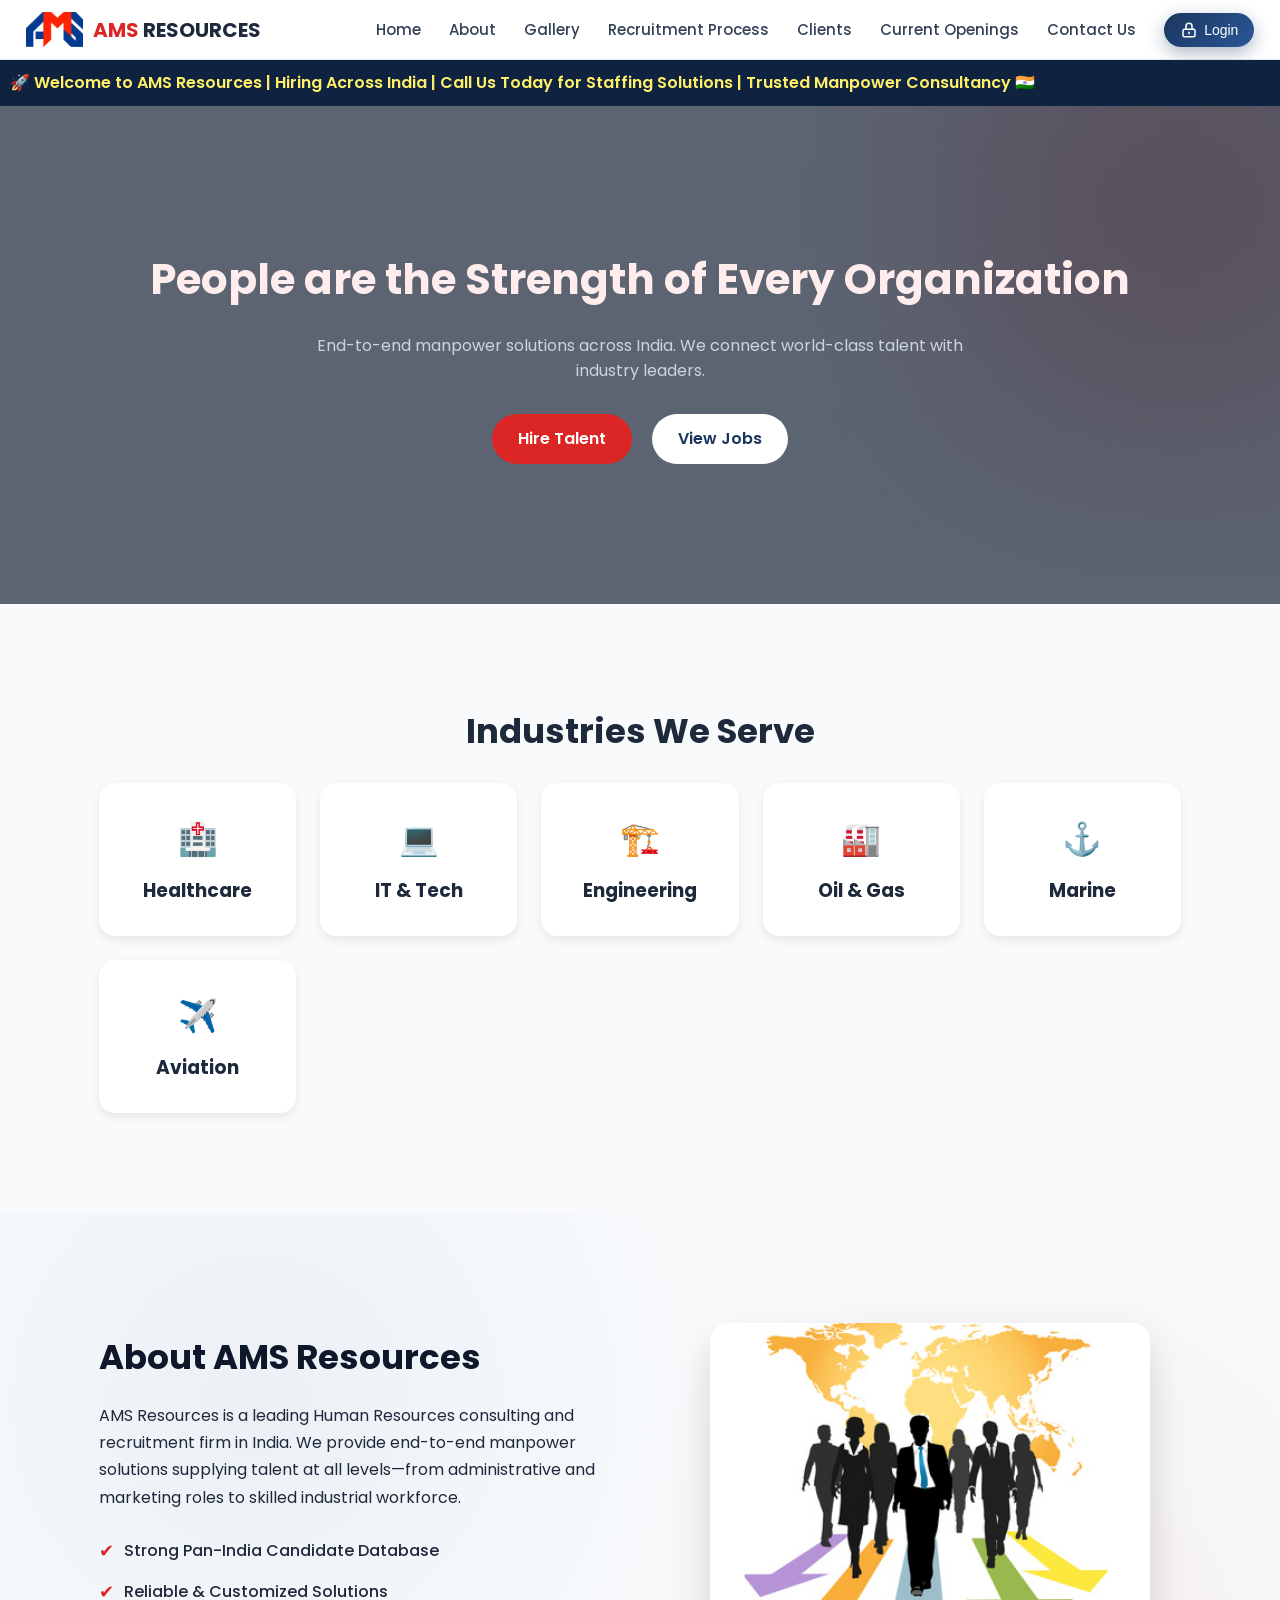
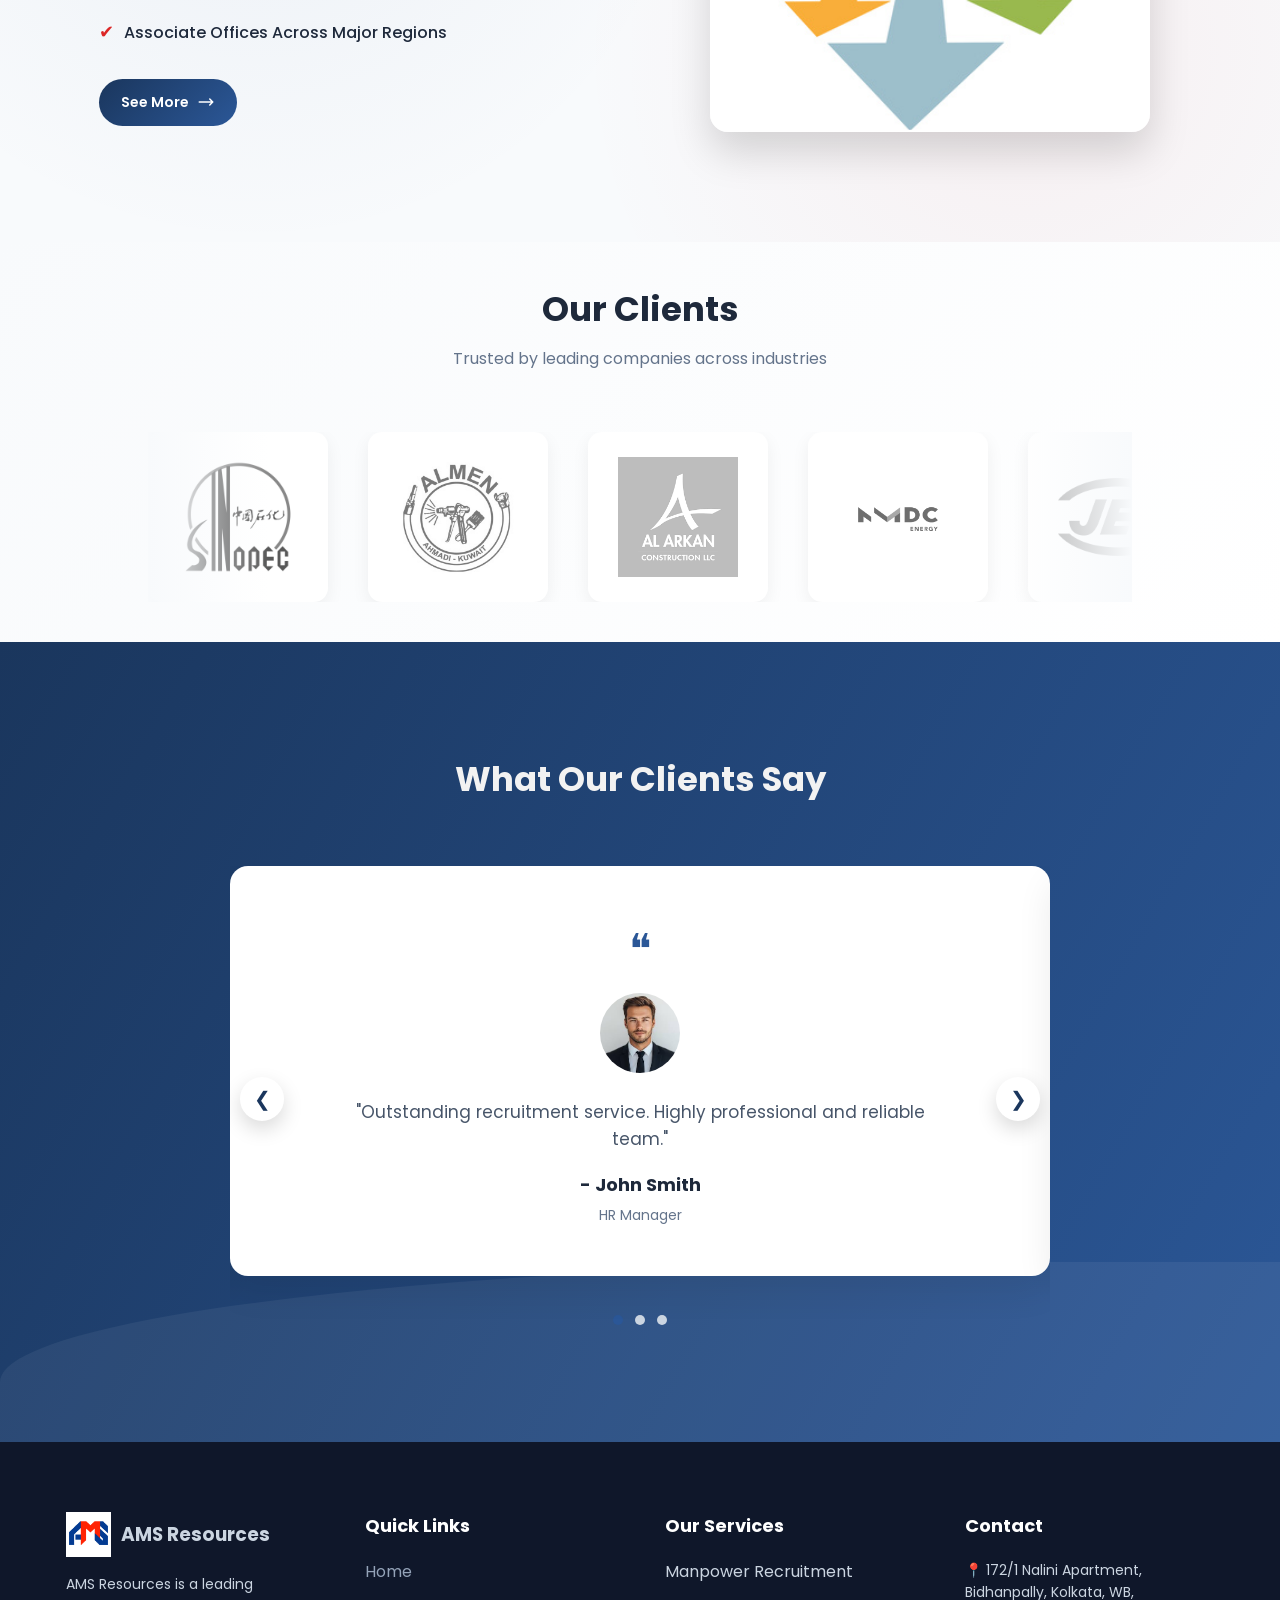
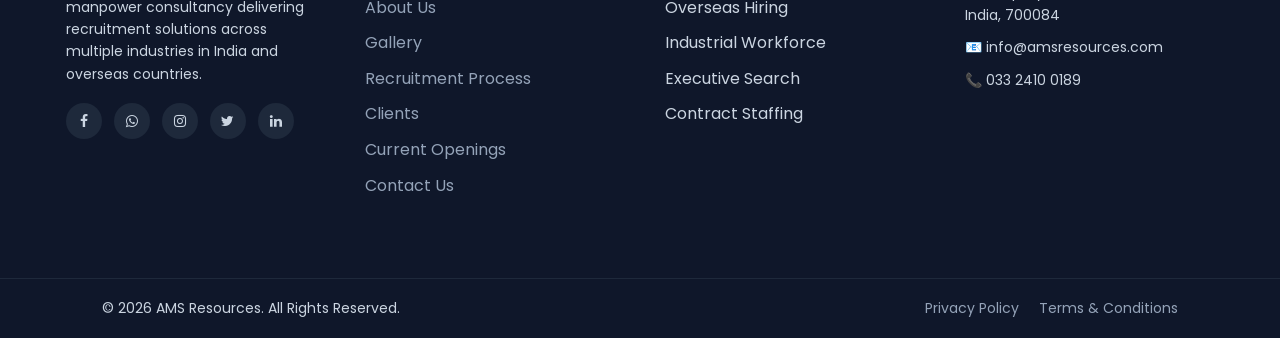
<file: templates/index.html>
<!DOCTYPE html>
<html lang="en">
<head>
    <meta charset="UTF-8">
    <meta name="viewport" content="width=device-width, initial-scale=1.0">

    <title>AMS Resources | Manpower Consultancy</title>

    <!-- AOS Animation -->
    <link href="https://unpkg.com/aos@2.3.4/dist/aos.css" rel="stylesheet">
    <link href="https://fonts.googleapis.com/css2?family=Poppins:wght@300;400;600;700&display=swap" rel="stylesheet">
    <link rel="stylesheet" href="https://cdnjs.cloudflare.com/ajax/libs/font-awesome/4.7.0/css/font-awesome.min.css">
    <link rel="stylesheet" href="/static/css/styles.css">
</head>

<body>
    <!-- NAV BAR -->
    <nav class="navbar">
        <div class="logo-container">
            <img src="/static/assets/ams-logo.png" alt="AMS Logo">
            <div class="logo-text"><span>AMS</span> RESOURCES</div>
        </div>

        <div class="nav-links" id="navLinks">
            <a href="/">Home</a>
            <a href="/about">About</a>
            <a href="/gallery">Gallery</a>
            <a href="/recruitment">Recruitment Process</a>
            <a href="/clients">Clients</a>
            <a href="/current-openings">Current Openings</a>
            <a href="/contact">Contact Us</a>

            <button class="admin-login-btn" onclick="window.location.href='/login'">
                <svg xmlns="http://www.w3.org/2000/svg" 
                        class="admin-icon" 
                        fill="none" 
                        viewBox="0 0 24 24" 
                        stroke="currentColor">
                    <path stroke-linecap="round" 
                            stroke-linejoin="round" 
                            stroke-width="2" 
                            d="M12 15v2m-6 4h12a2 2 0 002-2v-6a2 2 0 00-2-2H6a2 2 0 00-2 2v6a2 2 0 002 2zm10-10V7a4 4 0 00-8 0v4h8z" />
                </svg>
                <span>Login</span>
            </button>
        </div>

        <div class="hamburger" onclick="toggleMenu()">☰</div>
    </nav>

    <!-- MARQUEE --> 
    <div class="notification-bar">
        <div class="notification-text" id="marqueeText">
            🚀 Welcome to AMS Resources | Hiring Across India | Call Us Today for Staffing Solutions | Trusted Manpower Consultancy 🇮🇳
        </div>
    </div>

    <!-- HERO -->
    <section class="hero">
        <div class="container">

            <video class="hero-video" autoplay muted loop playsinline>
                <source src="/static/assets/hero.mp4" type="video/mp4">
            </video>
    
            <h1>People are the Strength of Every Organization</h1>
            <p>
                End-to-end manpower solutions across India. We connect world-class
                talent with industry leaders.
            </p>
    
            <div class="hero-buttons">
                <a href="#">Hire Talent</a>
                <a href="#">View Jobs</a>
            </div>
    
        </div>
    </section>

    <!-- INDUSTRIES -->
    <section class="section reveal" data-aos="fade-up">
        <div class="container">
            <h2>Industries We Serve</h2>

            <div class="cards">
                <div class="card reveal-scale" data-aos="zoom-in" style="--i:1"><div class="icon">🏥</div><h3>Healthcare</h3></div>
                <div class="card reveal-scale" data-aos="zoom-in" style="--i:2"><div class="icon">💻</div><h3>IT & Tech</h3></div>
                <div class="card reveal-scale" data-aos="zoom-in" style="--i:3"><div class="icon">🏗️</div><h3>Engineering</h3></div>
                <div class="card reveal-scale" data-aos="zoom-in" style="--i:4"><div class="icon">🏭</div><h3>Oil & Gas</h3></div>
                <div class="card reveal-scale" data-aos="zoom-in" style="--i:5"><div class="icon">⚓</div><h3>Marine</h3></div>
                <div class="card reveal-scale" data-aos="zoom-in" style="--i:6"><div class="icon">✈️</div><h3>Aviation</h3></div>
            </div>
        </div>
    </section>

    <!-- ABOUT SECTION -->
    <section class="about-section" id="shortAboutCompany">

        <div class="container about-container">
    
            <!-- Left Content -->
            <div class="about-text">
                <h2 class="reveal" data-delay="0">About AMS Resources</h2>
    
                <p class="reveal" data-delay="150">
                    AMS Resources is a leading Human Resources consulting and recruitment firm
                    in India. We provide end-to-end manpower solutions supplying talent at all
                    levels—from administrative and marketing roles to skilled industrial workforce.
                </p>
    
                <ul class="about-list">
                    <li class="reveal" data-delay="300"><span class="check">✔</span> Strong Pan-India Candidate Database</li>
                    <li class="reveal" data-delay="450"><span class="check">✔</span> Reliable & Customized Solutions</li>
                    <li class="reveal" data-delay="600"><span class="check">✔</span> Associate Offices Across Major Regions</li>
                </ul>
    
                <a href="/about" class="view-more-btn reveal" data-delay="750">
                    See More
                    <svg xmlns="http://www.w3.org/2000/svg" fill="none" viewBox="0 0 24 24" stroke="currentColor">
                        <path stroke-linecap="round" stroke-linejoin="round" stroke-width="2" d="M17 8l4 4m0 0l-4 4m4-4H3"/>
                    </svg>
                </a>
            </div>
    
            <!-- Right Image -->
            <div class="about-image reveal" data-delay="300">
                <img src="/static/assets/Outsourcing.png" alt="About AMS">
            </div>
    
        </div>
    
    </section>

    <!-- CLIENTS SECTION -->
    <section class="clients-section reveal" data-aos="fade-up" id="ourClients">
        <div class="container">

            <h2>Our Clients</h2>
            <p class="clients-subtitle">Trusted by leading companies across industries</p>
            
            <div class="logo-slider">

                <div class="logo-track">
            
                    <div class="logo-item">
                        <img src="/static/clients/sinopeclogo.png">
                    </div>
            
                    <div class="logo-item">
                        <img src="/static/clients/almen_logo.jpg">
                    </div>
            
                    <div class="logo-item">
                        <img src="/static/clients/alarkanlogo.png">
                    </div>
            
                    <div class="logo-item">
                        <img src="/static/clients/NMDC Energylogo.png">
                    </div>
            
                    <div class="logo-item">
                        <img src="/static/clients/JELlogo.png">
                    </div>
            
                    <!-- duplicates -->
                    <div class="logo-item">
                        <img src="/static/clients/sinopeclogo.png">
                    </div>
            
                    <div class="logo-item">
                        <img src="/static/clients/almen_logo.jpg">
                    </div>
            
                    <div class="logo-item">
                        <img src="/static/clients/alarkanlogo.png">
                    </div>
            
                    <div class="logo-item">
                        <img src="/static/clients/NMDC Energylogo.png">
                    </div>
            
                    <div class="logo-item">
                        <img src="/static/clients/JELlogo.png">
                    </div>
            
                </div>
            
            </div>
        </div>
        
    </section>

    <!-- TESTIMONIAL SECTION -->
    <section class="testimonial-section reveal" id="testimonial-section" data-aos="fade-up">
        <div class="wave-bg"></div>

        <h2 class="section-title">What Our Clients Say</h2>

        <div class="testimonial-container">
            <div class="testimonial-track">

                <div class="testimonial-card">

                    <div class="client-avatar">
                        <img src="/static/assets/client1.jpg" alt="John Smith">
                    </div>
                
                    <p>"Outstanding recruitment service. Highly professional and reliable team."</p>
                
                    <h4>- John Smith</h4>
                    <span>HR Manager</span>
                
                </div>            

                <div class="testimonial-card">

                    <div class="client-avatar">
                        <img src="/static/assets/client2.jpg" alt="Sarah Williams">
                    </div>

                    <p>"They helped us hire top-quality candidates in record time."</p>
                    <h4>- Sarah Williams</h4>
                    <span>Operations Head</span>
                </div>

                <div class="testimonial-card">

                    <div class="client-avatar">
                        <img src="/static/assets/client3.jpg" alt="David Brown">
                    </div>

                    <p>"Excellent communication and seamless hiring process."</p>
                    <h4>- David Brown</h4>
                    <span>CEO</span>
                </div>

            </div>

            <!-- Arrows -->
            <button class="arrow left">&#10094;</button>
            <button class="arrow right">&#10095;</button>

            <!-- Dots -->
            <div class="dots"></div>
        </div>
    </section>

    <!-- Footer -->
    <footer class="footer reveal" data-aos="fade-up">

        <div class="container footer-container">
    
            <!-- COMPANY INFO -->
            <div class="footer-col footer-company">
    
                <div class="footer-logo">
                    <img src="/static/assets/AMS logo.jpg" alt="AMS Resources logo">
                    <h3>AMS Resources</h3>
                </div>
    
                <p>
                    AMS Resources is a leading manpower consultancy delivering
                    recruitment solutions across multiple industries in India
                    and overseas countries.
                </p>
    
                <div class="footer-social">
                    <a href="#" class="fa fa-facebook"></a>
                    <a href="#" class="fa fa-whatsapp"></a>
                    <a href="#" class="fa fa-instagram"></a>
                    <a href="#" class="fa fa-twitter"></a>
                    <a href="#" class="fa fa-linkedin"></a>
                </div>
    
            </div>
    
            <!-- QUICK LINKS -->
            <div class="footer-col">
    
                <h4>Quick Links</h4>
    
                <ul>
                    <li><a href="/">Home</a></li>
                    <li><a href="/about">About Us</a></li>
                    <li><a href="/gallery">Gallery</a></li>
                    <li><a href="/recruitment">Recruitment Process</a></li>
                    <li><a href="/clients">Clients</a></li>
                    <li><a href="/current-openings">Current Openings</a></li>
                    <li><a href="/contact">Contact Us</a></li>
                </ul>
    
            </div>
    
            <!-- SERVICES -->
            <div class="footer-col">
    
                <h4>Our Services</h4>
    
                <ul>
                    <li>Manpower Recruitment</li>
                    <li>Overseas Hiring</li>
                    <li>Industrial Workforce</li>
                    <li>Executive Search</li>
                    <li>Contract Staffing</li>
                </ul>
    
            </div>
    
            <!-- CONTACT -->
            <div class="footer-col">
    
                <h4>Contact</h4>
    
                <p>📍 
                    172/1 Nalini Apartment,<br>
                    Bidhanpally, Kolkata, WB,<br>
                    India, 700084
                </p>
    
                <p>📧 info@amsresources.com</p>
                <p>📞 033 2410 0189</p>
    
            </div>
    
        </div>
    
        <!-- FOOTER BOTTOM -->
        <div class="footer-bottom">
    
            <p>© 2026 AMS Resources. All Rights Reserved.</p>
    
            <div class="footer-bottom-links">
                <a href="#">Privacy Policy</a>
                <a href="#">Terms & Conditions</a>
            </div>
    
        </div>
    
    </footer>

    <script src="/static/js/script.js"></script>
    <script src="https://unpkg.com/aos@2.3.4/dist/aos.js"></script>
    <script>
        AOS.init({
            duration:1000,
            once:true
        });
    </script>
    <script>

        /* ===============================
           STAGGER SCROLL REVEAL
        ================================ */
        
        const reveals = document.querySelectorAll(".reveal");
        
        function revealOnScroll(){
        
            const windowHeight = window.innerHeight;
            const revealPoint = 120;
        
            reveals.forEach(el => {
        
                const revealTop = el.getBoundingClientRect().top;
        
                if(revealTop < windowHeight - revealPoint){
        
                    const delay = el.getAttribute("data-delay") || 0;
        
                    setTimeout(()=>{
                        el.classList.add("active");
                    }, delay);
        
                }
        
            });
        
        }
        
        window.addEventListener("scroll", revealOnScroll);
        revealOnScroll();
        
    </script>
    <script>

        const navbar = document.querySelector(".navbar");
        
        window.addEventListener("scroll", () => {
        
            if(window.scrollY > 40){
                navbar.classList.add("scrolled");
            }else{
                navbar.classList.remove("scrolled");
            }
        
        });
        
        </script>
</body>
</html>
</file>
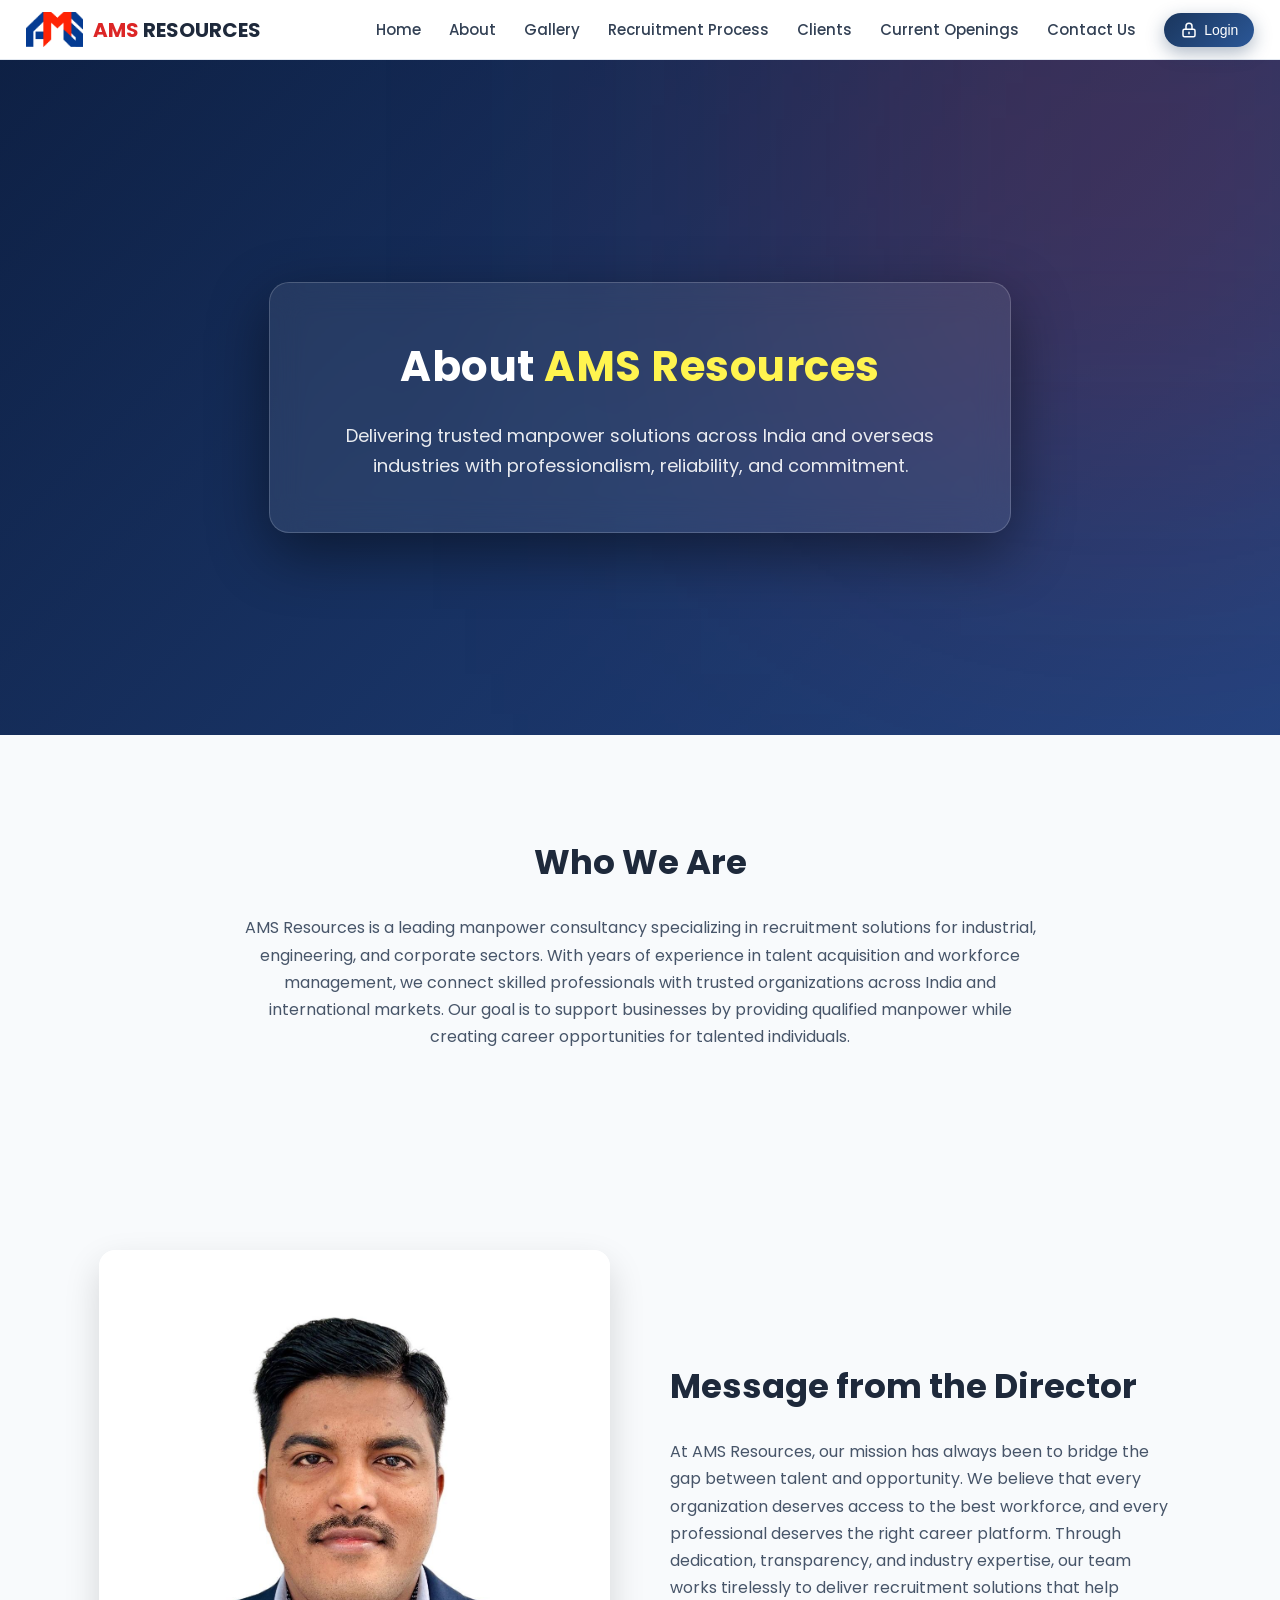
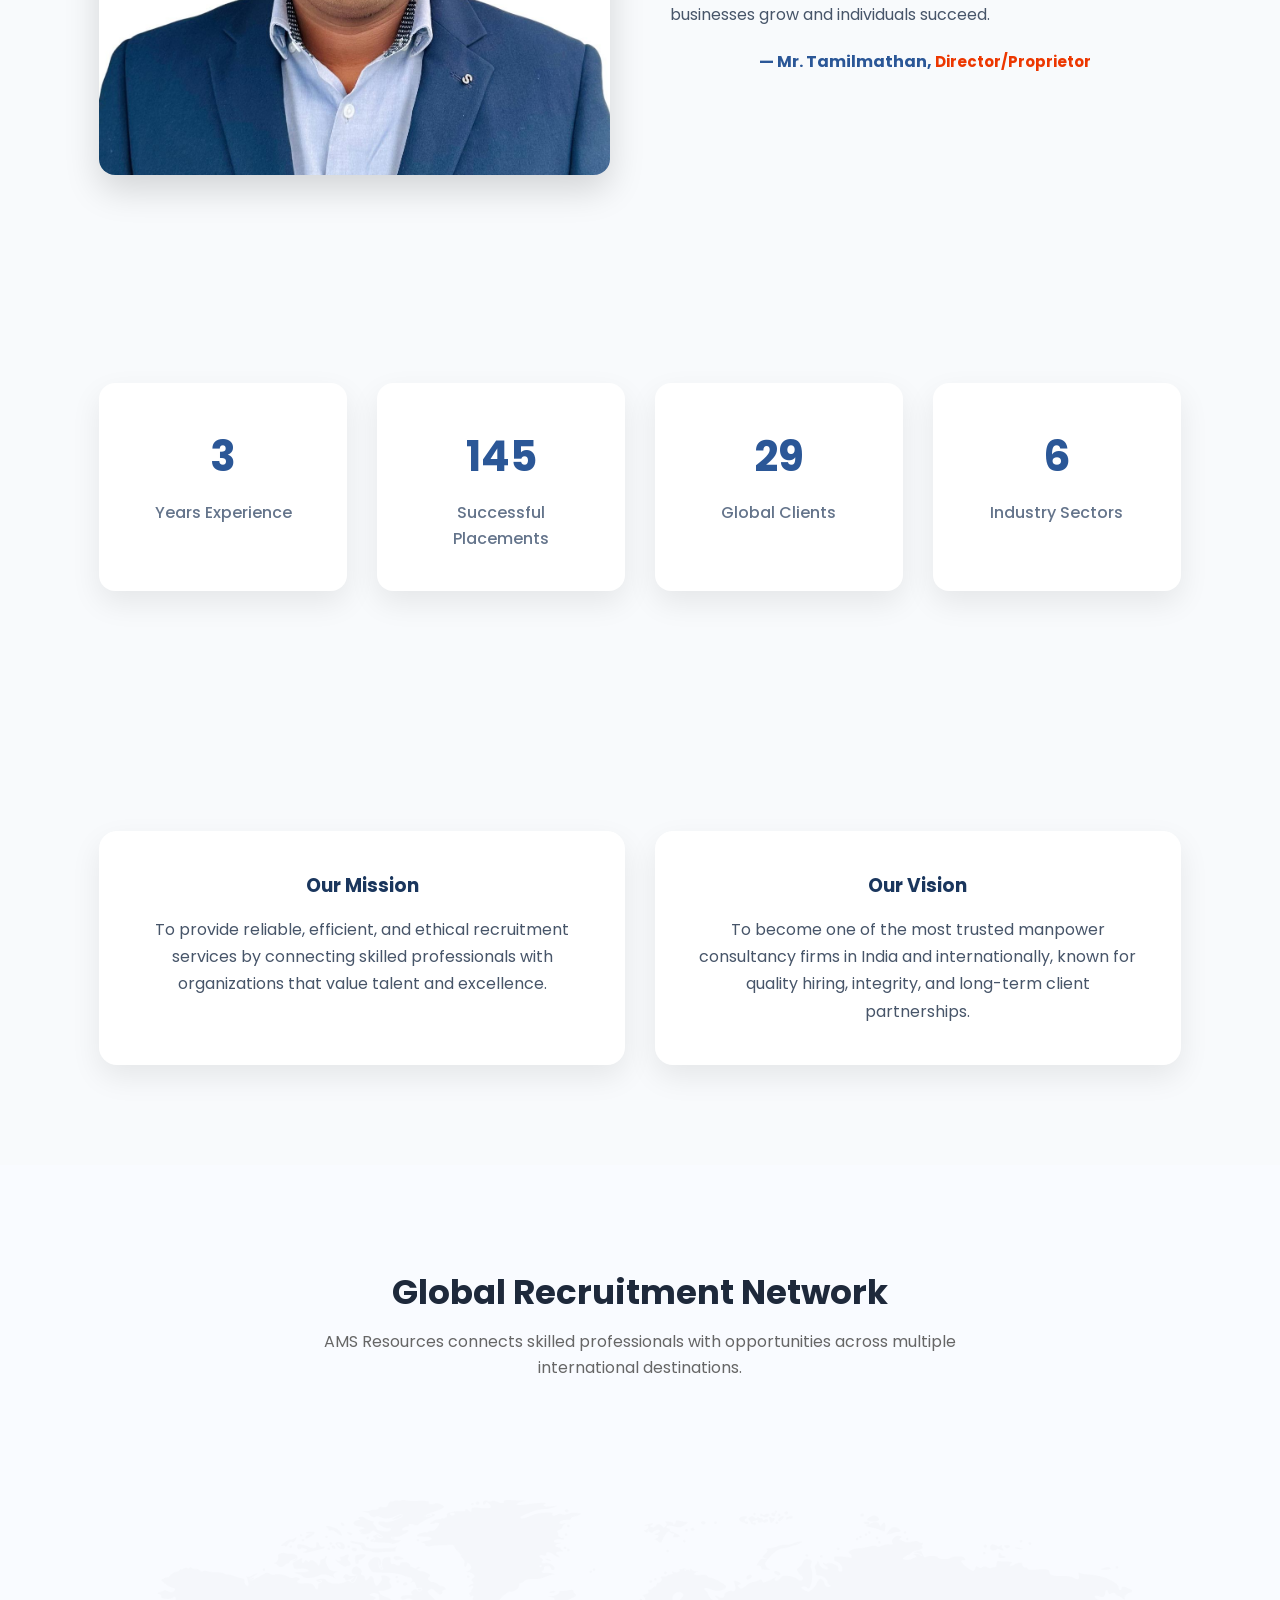
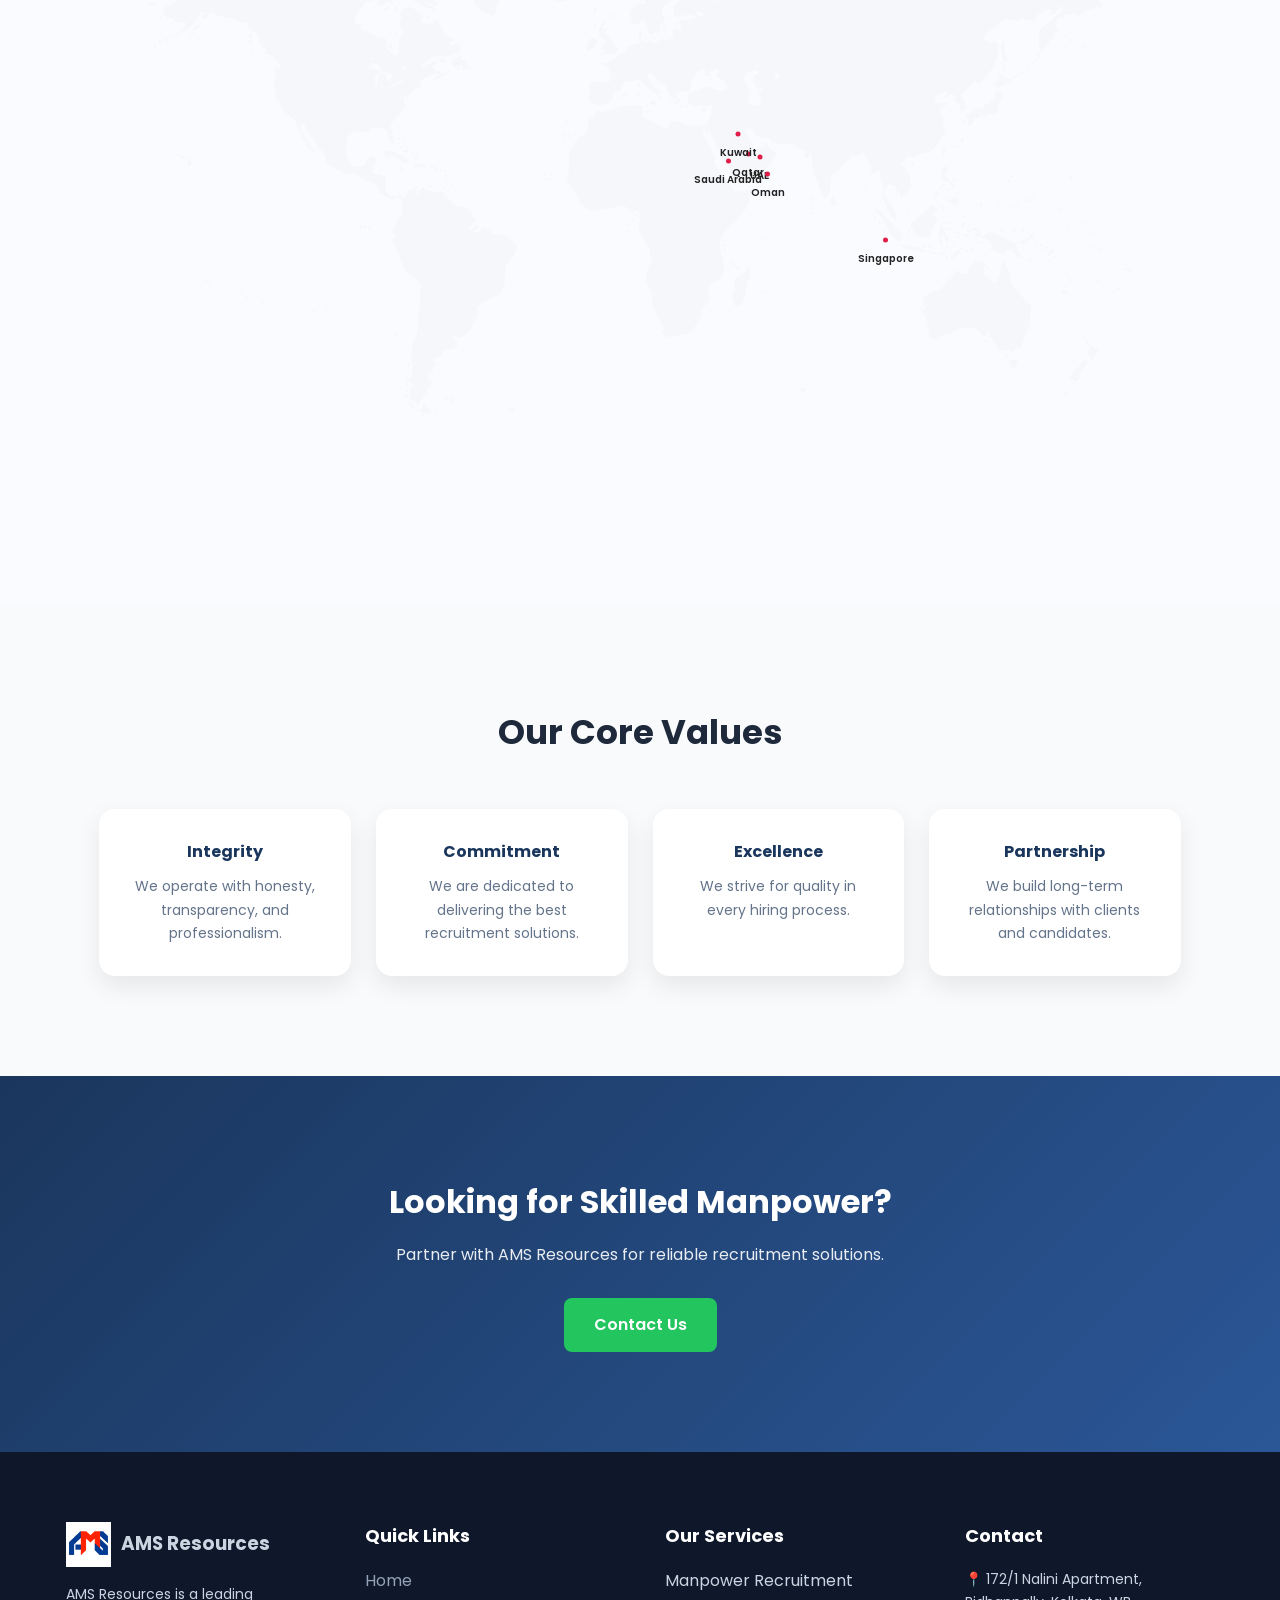
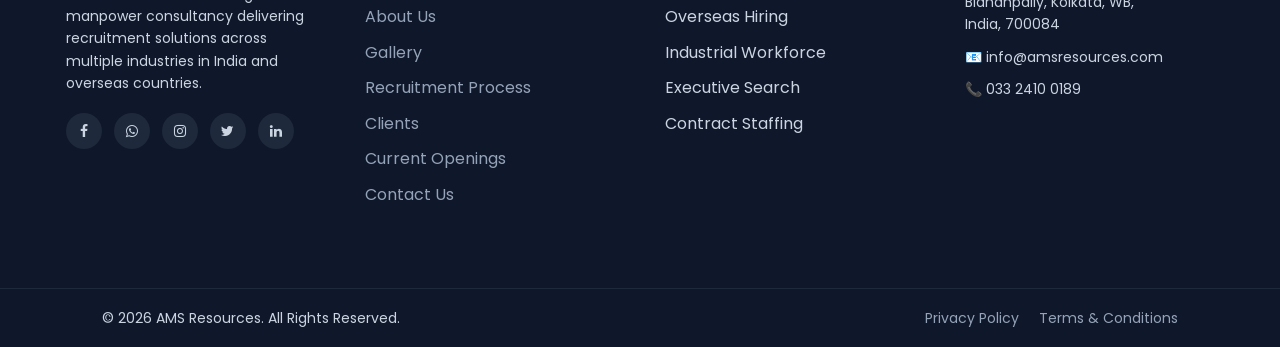
<file: templates/about.html>
<!DOCTYPE html>
<html lang="en">
<head>
    <meta charset="UTF-8">
    <meta name="viewport" content="width=device-width, initial-scale=1.0">

    <title>AMS Resources | Manpower Consultancy</title>

    <!-- AOS Animation -->
    <link href="https://unpkg.com/aos@2.3.4/dist/aos.css" rel="stylesheet">
    <link href="https://fonts.googleapis.com/css2?family=Poppins:wght@300;400;600;700&display=swap" rel="stylesheet">
    <link rel="stylesheet" href="https://cdnjs.cloudflare.com/ajax/libs/font-awesome/4.7.0/css/font-awesome.min.css">
    <link rel="stylesheet" href="/static/css/styles.css">
</head>

<body>
    <!-- NAV BAR -->
    <nav class="navbar">
        <div class="logo-container">
            <img src="/static/assets/ams-logo.png" alt="AMS Logo">
            <div class="logo-text"><span>AMS</span> RESOURCES</div>
        </div>

        <div class="nav-links" id="navLinks">
            <a href="/">Home</a>
            <a href="/about">About</a>
            <a href="/gallery">Gallery</a>
            <a href="/recruitment">Recruitment Process</a>
            <a href="/clients">Clients</a>
            <a href="/current-openings">Current Openings</a>
            <a href="/contact">Contact Us</a>

            <button class="admin-login-btn" onclick="window.location.href='/login'">
                <svg xmlns="http://www.w3.org/2000/svg" 
                        class="admin-icon" 
                        fill="none" 
                        viewBox="0 0 24 24" 
                        stroke="currentColor">
                    <path stroke-linecap="round" 
                            stroke-linejoin="round" 
                            stroke-width="2" 
                            d="M12 15v2m-6 4h12a2 2 0 002-2v-6a2 2 0 00-2-2H6a2 2 0 00-2 2v6a2 2 0 002 2zm10-10V7a4 4 0 00-8 0v4h8z" />
                </svg>
                <span>Login</span>
            </button>
        </div>

        <div class="hamburger" onclick="toggleMenu()">☰</div>
    </nav>

    <!-- HERO -->
    <section class="about-hero reveal">

        <video class="about-hero-video" autoplay muted loop playsinline>
            <source src="/static/assets/Global_Workforce_Opportunities_Corporate_Video.mp4" type="video/mp4">
        </video>

        <div class="about-hero-content" data-aos="fade-up">

            <h1>About <span>AMS Resources</span></h1>

            <p>
                Delivering trusted manpower solutions across India and overseas
                industries with professionalism, reliability, and commitment.
            </p>

        </div>

    </section>

    <!-- COMPANY INTRO -->
    <section class="about-company section reveal">
        <div class="container">
            <h2 data-aos="fade-up">Who We Are</h2>

            <p data-aos="fade-up">

            AMS Resources is a leading manpower consultancy specializing in recruitment
            solutions for industrial, engineering, and corporate sectors.

            With years of experience in talent acquisition and workforce management,
            we connect skilled professionals with trusted organizations across India
            and international markets.

            Our goal is to support businesses by providing qualified manpower while
            creating career opportunities for talented individuals.

            </p>
        </div>
    </section>

    <!-- DIRECTOR MESSAGE -->
    <section class="director-section section">
        <div class="container director-grid">
            <div class="director-image" data-aos="fade-right">
                <img src="/static/assets/Tamilmathan.jpeg" alt="Director">
            </div>

            <div class="director-message" data-aos="fade-left">
                <h2>Message from the Director</h2>
                <p>

                At AMS Resources, our mission has always been to bridge the gap between
                talent and opportunity.

                We believe that every organization deserves access to the best workforce,
                and every professional deserves the right career platform.

                Through dedication, transparency, and industry expertise, our team works
                tirelessly to deliver recruitment solutions that help businesses grow
                and individuals succeed.

                </p>

                <h4>— Mr. Tamilmathan, <span>Director/Proprietor</span></h4>
            </div>
        </div>
    </section>

    <!-- COUNTER -->
    <section class="stats-section">

        <div class="container stats-grid">
    
            <div class="stat-card">
                <h2 class="counter" data-target="10">0</h2>
                <p>Years Experience</p>
            </div>
    
            <div class="stat-card">
                <h2 class="counter" data-target="500">0</h2>
                <p>Successful Placements</p>
            </div>
    
            <div class="stat-card">
                <h2 class="counter" data-target="100">0</h2>
                <p>Global Clients</p>
            </div>
    
            <div class="stat-card">
                <h2 class="counter" data-target="20">0</h2>
                <p>Industry Sectors</p>
            </div>
    
        </div>
    
    </section>

    <!-- MISSION & VISION -->
    <section class="mission-vision section">

        <div class="container mission-grid">

            <div class="mission-card" data-aos="fade-up">

                <h3>Our Mission</h3>

                <p>

                To provide reliable, efficient, and ethical recruitment services by
                connecting skilled professionals with organizations that value talent
                and excellence.

                </p>
            </div>

            <div class="mission-card" data-aos="fade-up" data-aos-delay="150">
                <h3>Our Vision</h3>
                <p>

                To become one of the most trusted manpower consultancy firms in India
                and internationally, known for quality hiring, integrity, and long-term
                client partnerships.

                </p>
            </div>
        </div>
    </section>

    <!-- GLOBAL RECRUITMENT MAP -->
    <section class="global-map-section reveal">

        <div class="container">
    
            <div class="section-header">
                <h2>Global Recruitment Network</h2>
                <p>
                    AMS Resources connects skilled professionals with opportunities 
                    across multiple international destinations.
                </p>
            </div>
    
            <div class="map-wrapper">
    
                <img src="/static/assets/World-Map.png" class="world-map">
    
                <!-- COUNTRY MARKERS -->
    
                <div class="map-marker uae">
                    <span></span>
                    <p>UAE</p>
                </div>
    
                <div class="map-marker qatar">
                    <span></span>
                    <p>Qatar</p>
                </div>
    
                <div class="map-marker saudi">
                    <span></span>
                    <p>Saudi Arabia</p>
                </div>
    
                <div class="map-marker oman">
                    <span></span>
                    <p>Oman</p>
                </div>
    
                <div class="map-marker kuwait">
                    <span></span>
                    <p>Kuwait</p>
                </div>

                <div class="map-marker singapore">
                    <span></span>
                    <p>Singapore</p>
                </div>
    
            </div>
    
        </div>
    
    </section>

    <!-- CORE VALUES -->
    <section class="values-section section">
        <div class="container">

            <h2 data-aos="fade-up">Our Core Values</h2>

            <div class="values-grid">

                <div class="value-card" data-aos="fade-up">
                    <h4>Integrity</h4>
                    <p>We operate with honesty, transparency, and professionalism.</p>
                </div>

                <div class="value-card" data-aos="fade-up" data-aos-delay="100">
                    <h4>Commitment</h4>
                    <p>We are dedicated to delivering the best recruitment solutions.</p>
                </div>

                <div class="value-card" data-aos="fade-up" data-aos-delay="200">
                    <h4>Excellence</h4>
                    <p>We strive for quality in every hiring process.</p>
                </div>

                <div class="value-card" data-aos="fade-up" data-aos-delay="300">
                    <h4>Partnership</h4>
                    <p>We build long-term relationships with clients and candidates.</p>
                </div>
            </div>
        </div>
    </section>

    <!-- CTA -->
    <section class="about-cta">

        <div class="container" data-aos="fade-up">

            <h2>Looking for Skilled Manpower?</h2>

            <p>Partner with AMS Resources for reliable recruitment solutions.</p>

            <a href="/contact" class="btn-primary">Contact Us</a>

        </div>

    </section>

    <!-- Footer -->
    <footer class="footer reveal" data-aos="fade-up">

        <div class="container footer-container">
    
            <!-- COMPANY INFO -->
            <div class="footer-col footer-company">
    
                <div class="footer-logo">
                    <img src="/static/assets/AMS logo.jpg" alt="AMS Resources logo">
                    <h3>AMS Resources</h3>
                </div>
    
                <p>
                    AMS Resources is a leading manpower consultancy delivering
                    recruitment solutions across multiple industries in India
                    and overseas countries.
                </p>
    
                <div class="footer-social">
                    <a href="#" class="fa fa-facebook"></a>
                    <a href="#" class="fa fa-whatsapp"></a>
                    <a href="#" class="fa fa-instagram"></a>
                    <a href="#" class="fa fa-twitter"></a>
                    <a href="#" class="fa fa-linkedin"></a>
                </div>
    
            </div>
    
            <!-- QUICK LINKS -->
            <div class="footer-col">
    
                <h4>Quick Links</h4>
    
                <ul>
                    <li><a href="/">Home</a></li>
                    <li><a href="/about">About Us</a></li>
                    <li><a href="/gallery">Gallery</a></li>
                    <li><a href="/recruitment">Recruitment Process</a></li>
                    <li><a href="/clients">Clients</a></li>
                    <li><a href="/current-openings">Current Openings</a></li>
                    <li><a href="/contact">Contact Us</a></li>
                </ul>
    
            </div>
    
            <!-- SERVICES -->
            <div class="footer-col">
    
                <h4>Our Services</h4>
    
                <ul>
                    <li>Manpower Recruitment</li>
                    <li>Overseas Hiring</li>
                    <li>Industrial Workforce</li>
                    <li>Executive Search</li>
                    <li>Contract Staffing</li>
                </ul>
    
            </div>
    
            <!-- CONTACT -->
            <div class="footer-col">
    
                <h4>Contact</h4>
    
                <p>📍 
                    172/1 Nalini Apartment,<br>
                    Bidhanpally, Kolkata, WB,<br>
                    India, 700084
                </p>
    
                <p>📧 info@amsresources.com</p>
                <p>📞 033 2410 0189</p>
    
            </div>
    
        </div>
    
        <!-- FOOTER BOTTOM -->
        <div class="footer-bottom">
    
            <p>© 2026 AMS Resources. All Rights Reserved.</p>
    
            <div class="footer-bottom-links">
                <a href="#">Privacy Policy</a>
                <a href="#">Terms & Conditions</a>
            </div>
    
        </div>
    
    </footer>

    <script src="/static/js/script.js"></script>
    <script src="https://unpkg.com/aos@2.3.4/dist/aos.js"></script>
    <script>
        AOS.init({
            duration:1000,
            once:true
        });

        /* ===============================
           STAGGER SCROLL REVEAL
        ================================ */
        
        const reveals = document.querySelectorAll(".reveal");
        
        function revealOnScroll(){
        
            const windowHeight = window.innerHeight;
            const revealPoint = 120;
        
            reveals.forEach(el => {
        
                const revealTop = el.getBoundingClientRect().top;
        
                if(revealTop < windowHeight - revealPoint){
        
                    const delay = el.getAttribute("data-delay") || 0;
        
                    setTimeout(()=>{
                        el.classList.add("active");
                    }, delay);
        
                }
        
            });
        
        }
        
        window.addEventListener("scroll", revealOnScroll);
        revealOnScroll();

        /* ===============================
           NAV BAR SCROLLING
        ================================ */

        const navbar = document.querySelector(".navbar");
        
        window.addEventListener("scroll", () => {
        
            if(window.scrollY > 40){
                navbar.classList.add("scrolled");
            }else{
                navbar.classList.remove("scrolled");
            }
        
        });
        
    </script>
</body>
</html>
</file>
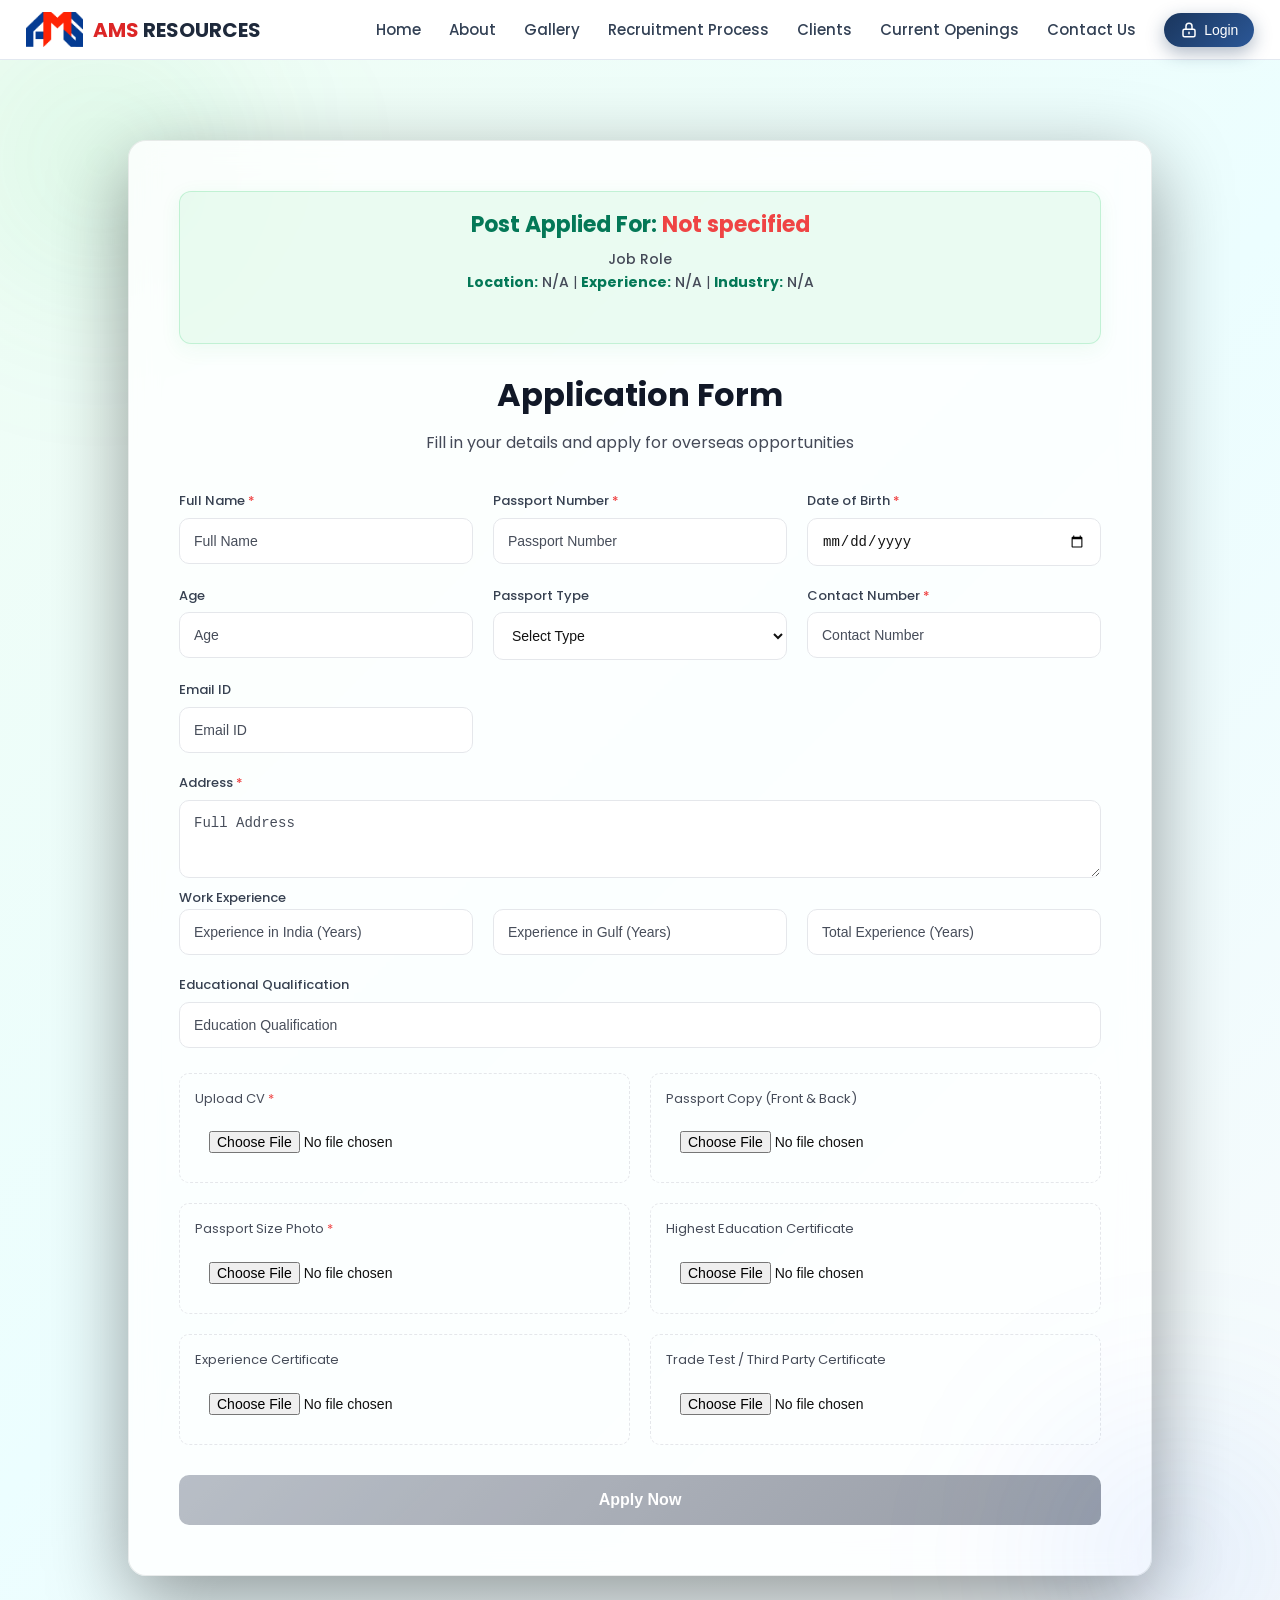
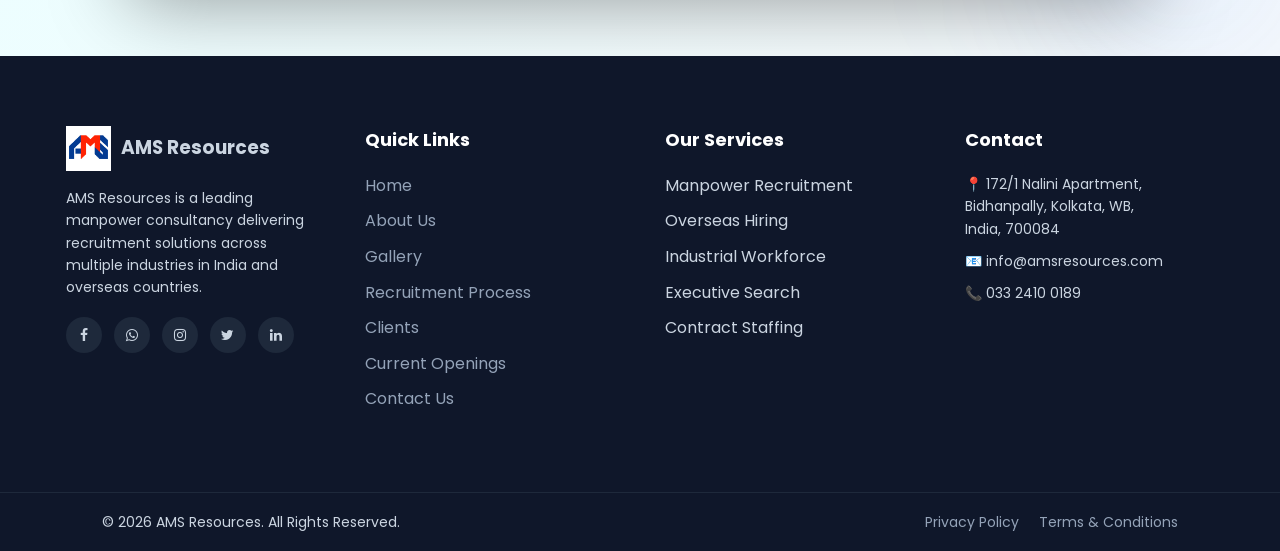
<file: templates/apply.html>
<!DOCTYPE html>
<html lang="en">

<head>
    <meta charset="UTF-8">
    <meta name="viewport" content="width=device-width, initial-scale=1.0">

    <title>AMS Resources | Manpower Consultancy</title>

    <!-- AOS Animation -->
    <link href="https://unpkg.com/aos@2.3.4/dist/aos.css" rel="stylesheet">
    <link href="https://fonts.googleapis.com/css2?family=Poppins:wght@300;400;600;700&display=swap" rel="stylesheet">
    <link rel="stylesheet" href="https://cdnjs.cloudflare.com/ajax/libs/font-awesome/4.7.0/css/font-awesome.min.css">
    <link rel="stylesheet" href="/static/css/styles.css">
</head>

<body>
    <!-- NAV BAR -->
    <nav class="navbar">
        <div class="logo-container">
            <img src="/static/assets/ams-logo.png" alt="AMS Logo">
            <div class="logo-text"><span>AMS</span> RESOURCES</div>
        </div>

        <div class="nav-links" id="navLinks">
            <a href="/">Home</a>
            <a href="/about">About</a>
            <a href="/gallery">Gallery</a>
            <a href="/recruitment">Recruitment Process</a>
            <a href="/clients">Clients</a>
            <a href="/current-openings">Current Openings</a>
            <a href="/contact">Contact Us</a>

            <button class="admin-login-btn" onclick="window.location.href='/login'">
                <svg xmlns="http://www.w3.org/2000/svg" class="admin-icon" fill="none" viewBox="0 0 24 24"
                    stroke="currentColor">
                    <path stroke-linecap="round" stroke-linejoin="round" stroke-width="2"
                        d="M12 15v2m-6 4h12a2 2 0 002-2v-6a2 2 0 00-2-2H6a2 2 0 00-2 2v6a2 2 0 002 2zm10-10V7a4 4 0 00-8 0v4h8z" />
                </svg>
                <span>Login</span>
            </button>
        </div>

        <div class="hamburger" onclick="toggleMenu()">☰</div>
    </nav>

    <!-- APPLICATION FORM SECTION -->
    <section class="application-section">

        <div class="app-container">

            <!-- JOB INFO HEADER -->
            <div class="job-applied-info" id="jobInfo">
                <h3><strong>Post Applied For:</strong> <span id="jobTitle">—</span></h3>
                <p>
                    <span id="jobDetails">—</span><br>
                    <strong>Location:</strong> <span id="jobLocation">—</span> |
                    <strong>Experience:</strong> <span id="jobExperience">—</span> |
                    <strong>Industry:</strong> <span id="jobIndustry">—</span>
                </p>
            </div>

            <h2>Application Form</h2>
            <p>Fill in your details and apply for overseas opportunities</p>

            <form class="application-form">

                <!-- BASIC DETAILS -->
                <div class="form-grid">

                    <div class="form-group">
                        <label>Full Name <span>*</span></label>
                        <input type="text" placeholder="Full Name" id="name" required>
                        <i class="fa fa-check"></i>
                        <small class="error-msg">Name is required</small>
                    </div>

                    <div class="form-group">
                        <label>Passport Number <span>*</span></label>
                        <input type="text" placeholder="Passport Number" required>
                    </div>

                    <div class="form-group">
                        <label>Date of Birth <span>*</span></label>
                        <input type="date" id="dob" required>
                    </div>

                    <div class="form-group">
                        <label>Age</label>
                        <input type="number" placeholder="Age" id="age" readonly>
                    </div>

                    <div class="form-group">
                        <label>Passport Type</label>
                        <select required>
                            <option value="" disabled selected>Select Type</option>
                            <option>ECNR</option>
                            <option>ECR</option>
                        </select>
                    </div>

                    <div class="form-group">
                        <label>Contact Number <span>*</span></label>
                        <input type="text" placeholder="Contact Number" required>
                    </div>

                    <div class="form-group">
                        <label>Email ID</label>
                        <input type="email" placeholder="Email ID">
                    </div>

                </div>

                <!-- ADDRESS -->
                <div class="form-group">
                    <label>Address <span>*</span></label>
                    <textarea placeholder="Full Address" rows="3" required></textarea>
                </div>

                <!-- EXPERIENCE -->
                <div class="form-group">
                    <label style="margin-top:10px;">Work Experience</label>
                </div>

                <div class="form-grid">

                    <div class="form-group">
                        <input type="number" id="indiaExp" placeholder="Experience in India (Years)">
                    </div>

                    <div class="form-group">
                        <input type="number" id="gulfExp" placeholder="Experience in Gulf (Years)">
                    </div>

                    <div class="form-group">
                        <input type="number" id="totalExp" placeholder="Total Experience (Years)" readonly>
                    </div>

                </div>

                <!-- EDUCATION -->
                <div class="form-group">
                    <label>Educational Qualification</label>
                    <input type="text" placeholder="Education Qualification">
                </div>

                <!-- FILE UPLOAD -->
                <div class="upload-grid">

                    <div class="upload-box">
                        <label>Upload CV <span>*</span></label>
                        <input type="file" required>
                    </div>

                    <div class="upload-box">
                        <label>Passport Copy (Front & Back)</label>
                        <input type="file">
                    </div>

                    <div class="upload-box">
                        <label>Passport Size Photo <span>*</span></label>
                        <input type="file" required>
                    </div>

                    <div class="upload-box">
                        <label>Highest Education Certificate</label>
                        <input type="file">
                    </div>

                    <div class="upload-box">
                        <label>Experience Certificate</label>
                        <input type="file">
                    </div>

                    <div class="upload-box">
                        <label>Trade Test / Third Party Certificate</label>
                        <input type="file">
                    </div>

                </div>

                <!-- SUBMIT -->
                <button type="submit" class="apply-submit" id="submitBtn" disabled>
                    Apply Now
                </button>

            </form>

        </div>

    </section>

    <!-- Footer -->
    <footer class="footer reveal" data-aos="fade-up">

        <div class="container footer-container">

            <!-- COMPANY INFO -->
            <div class="footer-col footer-company">

                <div class="footer-logo">
                    <img src="/static/assets/AMS logo.jpg" alt="AMS Resources logo">
                    <h3>AMS Resources</h3>
                </div>

                <p>
                    AMS Resources is a leading manpower consultancy delivering
                    recruitment solutions across multiple industries in India
                    and overseas countries.
                </p>

                <div class="footer-social">
                    <a href="#" class="fa fa-facebook"></a>
                    <a href="#" class="fa fa-whatsapp"></a>
                    <a href="#" class="fa fa-instagram"></a>
                    <a href="#" class="fa fa-twitter"></a>
                    <a href="#" class="fa fa-linkedin"></a>
                </div>

            </div>

            <!-- QUICK LINKS -->
            <div class="footer-col">

                <h4>Quick Links</h4>

                <ul>
                    <li><a href="/">Home</a></li>
                    <li><a href="/about">About Us</a></li>
                    <li><a href="/gallery">Gallery</a></li>
                    <li><a href="/recruitment">Recruitment Process</a></li>
                    <li><a href="/clients">Clients</a></li>
                    <li><a href="/current-openings">Current Openings</a></li>
                    <li><a href="/contact">Contact Us</a></li>
                </ul>

            </div>

            <!-- SERVICES -->
            <div class="footer-col">

                <h4>Our Services</h4>

                <ul>
                    <li>Manpower Recruitment</li>
                    <li>Overseas Hiring</li>
                    <li>Industrial Workforce</li>
                    <li>Executive Search</li>
                    <li>Contract Staffing</li>
                </ul>

            </div>

            <!-- CONTACT -->
            <div class="footer-col">

                <h4>Contact</h4>

                <p>📍
                    172/1 Nalini Apartment,<br>
                    Bidhanpally, Kolkata, WB,<br>
                    India, 700084
                </p>

                <p>📧 info@amsresources.com</p>
                <p>📞 033 2410 0189</p>

            </div>

        </div>

        <!-- FOOTER BOTTOM -->
        <div class="footer-bottom">

            <p>© 2026 AMS Resources. All Rights Reserved.</p>

            <div class="footer-bottom-links">
                <a href="#">Privacy Policy</a>
                <a href="#">Terms & Conditions</a>
            </div>

        </div>

    </footer>

    <script src="/static/js/script.js"></script>
    <script src="https://unpkg.com/aos@2.3.4/dist/aos.js"></script>
    <script>
        AOS.init({
            duration: 1000,
            once: true
        });

        /* ===============================
           STAGGER SCROLL REVEAL
        ================================ */

        const reveals = document.querySelectorAll(".reveal");

        function revealOnScroll() {

            const windowHeight = window.innerHeight;
            const revealPoint = 120;

            reveals.forEach(el => {

                const revealTop = el.getBoundingClientRect().top;

                if (revealTop < windowHeight - revealPoint) {

                    const delay = el.getAttribute("data-delay") || 0;

                    setTimeout(() => {
                        el.classList.add("active");
                    }, delay);

                }

            });

        }

        window.addEventListener("scroll", revealOnScroll);
        revealOnScroll();

        /* ===============================
           NAV BAR SCROLLING
        ================================ */

        const navbar = document.querySelector(".navbar");

        window.addEventListener("scroll", () => {

            if (window.scrollY > 40) {
                navbar.classList.add("scrolled");
            } else {
                navbar.classList.remove("scrolled");
            }

        });

    </script>
    <script id="xpcalc">
        const indiaExp = document.querySelector('input[placeholder="Experience in India (Years)"]');
        const gulfExp = document.querySelector('input[placeholder="Experience in Gulf (Years)"]');
        const totalExp = document.querySelector('input[placeholder="Total Experience (Years)"]');

        function calculateTotal() {
            const india = parseFloat(indiaExp.value) || 0;
            const gulf = parseFloat(gulfExp.value) || 0;
            totalExp.value = (india + gulf).toFixed(1);
        }

        // Auto update on input
        indiaExp.addEventListener("input", calculateTotal);
        gulfExp.addEventListener("input", calculateTotal);

        // Prevent manual edit
        totalExp.setAttribute("readonly", true);
    </script>
    <script id="jobfill">
        /* Example: data passed via URL */
        const params = new URLSearchParams(window.location.search);

        document.getElementById("jobTitle").textContent = params.get("title") || "Not specified";
        document.getElementById("jobDetails").textContent = params.get("details") || "Job Role";
        document.getElementById("jobLocation").textContent = params.get("location") || "N/A";
        document.getElementById("jobExperience").textContent = params.get("experience") || "N/A";
        document.getElementById("jobIndustry").textContent = params.get("industry") || "N/A";
    </script>
    <script>
        const dobInput = document.getElementById("dob");
        const ageInput = document.getElementById("age");

        dobInput.addEventListener("change", function () {
            const dob = new Date(this.value);
            const today = new Date();

            let age = today.getFullYear() - dob.getFullYear();
            const m = today.getMonth() - dob.getMonth();

            if (m < 0 || (m === 0 && today.getDate() < dob.getDate())) {
                age--;
            }

            ageInput.value = age > 0 ? age : "";
        });
    </script>
    <script>
        function setError(input, message) {
            const group = input.parentElement;
            group.classList.add("error");
            group.classList.remove("success");
            group.querySelector(".error-msg").innerText = message;
        }

        function setSuccess(input) {
            const group = input.parentElement;
            group.classList.add("success");
            group.classList.remove("error");
        }

        function validateInput(input, condition, message) {
            if (condition) {
                setError(input, message);
            } else {
                setSuccess(input);
            }
        }

        /* FIELD VALIDATIONS */

        const name = document.getElementById("name");
        const phone = document.querySelector('input[placeholder="Contact Number"]');
        const email = document.querySelector('input[type="email"]');

        name.addEventListener("input", () => {
            validateInput(name, name.value.trim() === "", "Name is required");
        });

        phone.addEventListener("input", () => {
            validateInput(phone, phone.value.length < 10, "Enter valid number");
        });

        email.addEventListener("input", () => {
            const pattern = /^[^ ]+@[^ ]+\.[a-z]{2,3}$/;
            validateInput(email, !pattern.test(email.value), "Enter valid email");
        });
    </script>

    <!-- MAIN VALIDATION FOR DISABLED SUBMIT -->
    <script>
        const submitBtn = document.getElementById("submitBtn");

        function checkFormValidity() {

            const requiredInputs = document.querySelectorAll(
                ".application-form input[required], .application-form select[required], .application-form textarea[required]"
            );

            let allValid = true;

            requiredInputs.forEach(input => {

                if (input.type === "file") {
                    if (input.files.length === 0) {
                        allValid = false;
                    }
                }
                else if (input.value.trim() === "") {
                    allValid = false;
                }

                // also check validation class
                const parent = input.parentElement;
                if (parent.classList.contains("error")) {
                    allValid = false;
                }

            });

            submitBtn.disabled = !allValid;
        }

        /* RUN ON EVERY INPUT CHANGE */

        document.querySelectorAll(".application-form input, .application-form select, .application-form textarea")
            .forEach(el => {
                el.addEventListener("input", checkFormValidity);
                el.addEventListener("change", checkFormValidity);
            });
    </script>
</body>

</html>
</file>
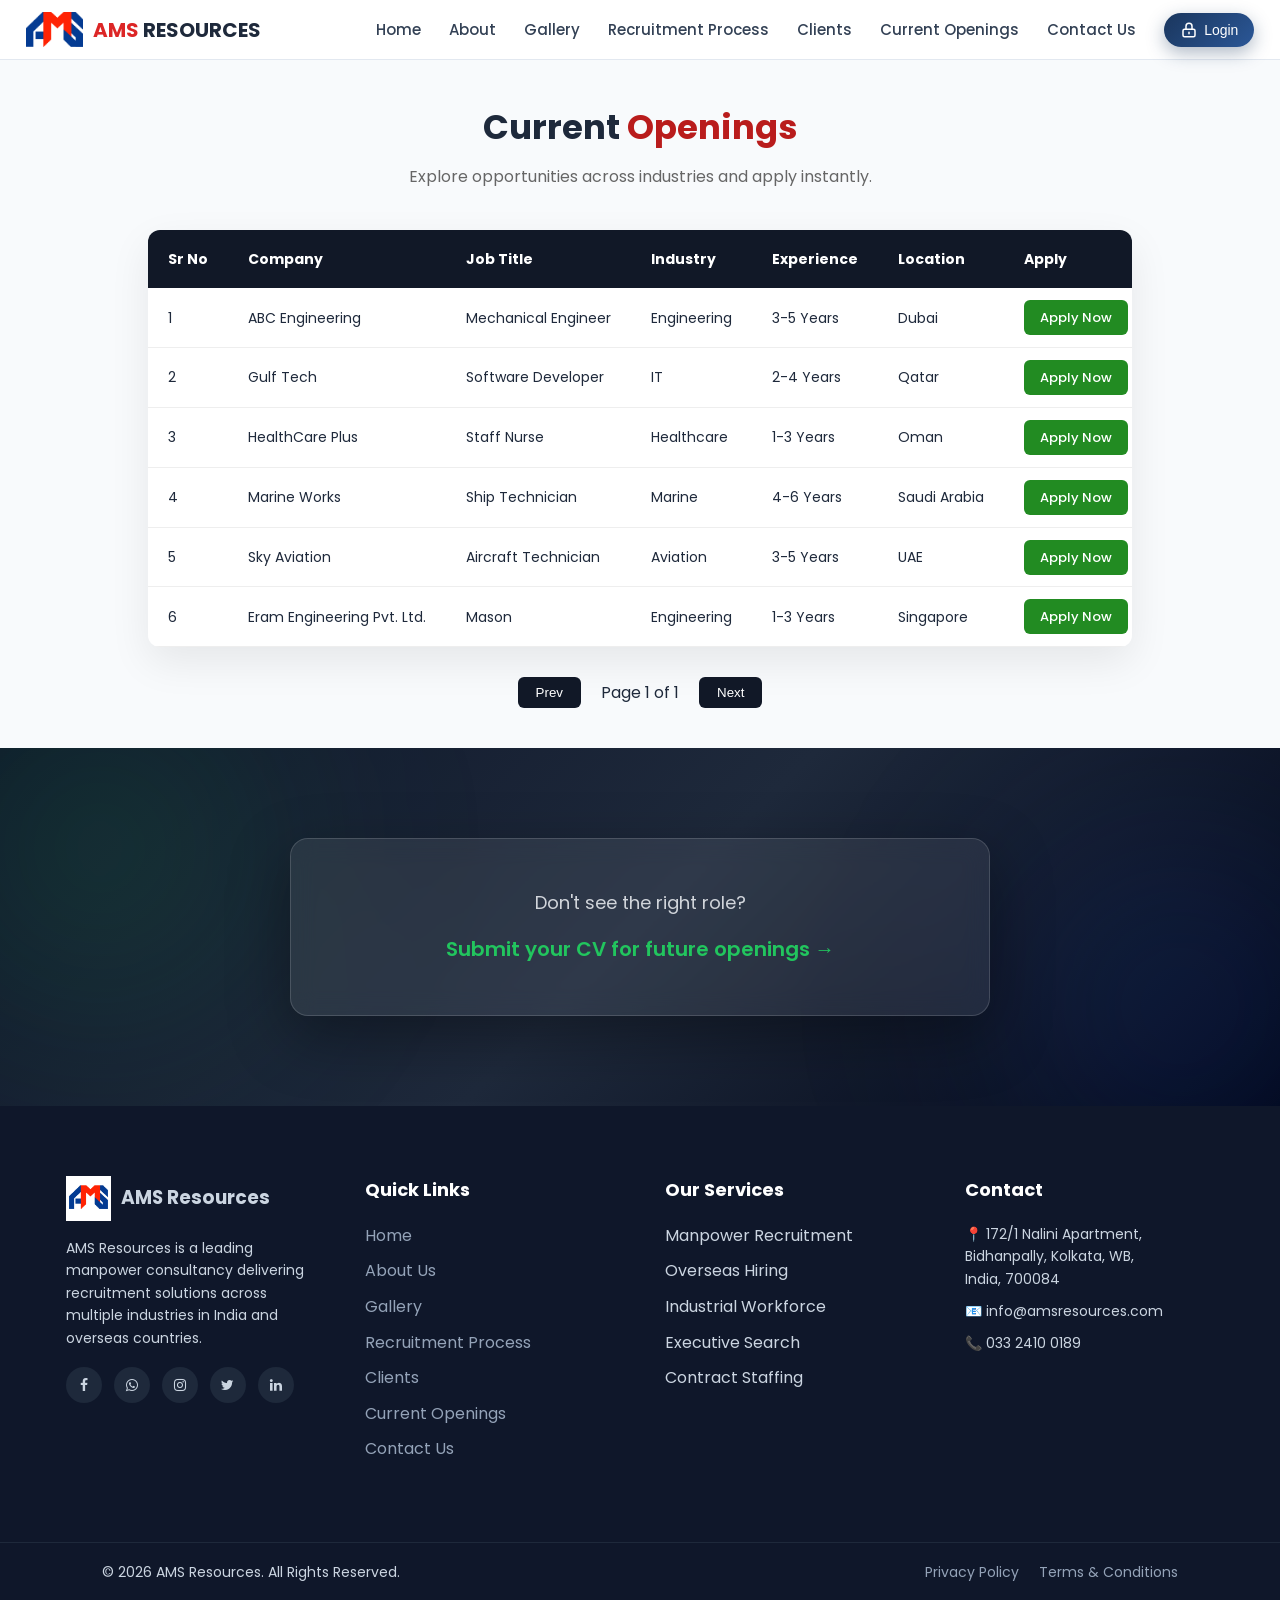
<file: templates/current-openings.html>
<!DOCTYPE html>
<html lang="en">

<head>
    <meta charset="UTF-8">
    <meta name="viewport" content="width=device-width, initial-scale=1.0">

    <title>AMS Resources | Manpower Consultancy</title>

    <!-- AOS Animation -->
    <link href="https://unpkg.com/aos@2.3.4/dist/aos.css" rel="stylesheet">
    <link href="https://fonts.googleapis.com/css2?family=Poppins:wght@300;400;600;700&display=swap" rel="stylesheet">
    <link rel="stylesheet" href="https://cdnjs.cloudflare.com/ajax/libs/font-awesome/4.7.0/css/font-awesome.min.css">
    <link rel="stylesheet" href="/static/css/styles.css">
</head>

<body>
    <!-- NAV BAR -->
    <nav class="navbar">
        <div class="logo-container">
            <img src="/static/assets/ams-logo.png" alt="AMS Logo">
            <div class="logo-text"><span>AMS</span> RESOURCES</div>
        </div>

        <div class="nav-links" id="navLinks">
            <a href="/">Home</a>
            <a href="/about">About</a>
            <a href="/gallery">Gallery</a>
            <a href="/recruitment">Recruitment Process</a>
            <a href="/clients">Clients</a>
            <a href="/current-openings">Current Openings</a>
            <a href="/contact">Contact Us</a>

            <button class="admin-login-btn" onclick="window.location.href='/login'">
                <svg xmlns="http://www.w3.org/2000/svg" class="admin-icon" fill="none" viewBox="0 0 24 24"
                    stroke="currentColor">
                    <path stroke-linecap="round" stroke-linejoin="round" stroke-width="2"
                        d="M12 15v2m-6 4h12a2 2 0 002-2v-6a2 2 0 00-2-2H6a2 2 0 00-2 2v6a2 2 0 002 2zm10-10V7a4 4 0 00-8 0v4h8z" />
                </svg>
                <span>Login</span>
            </button>
        </div>

        <div class="hamburger" onclick="toggleMenu()">☰</div>
    </nav>

    <!-- CURRENT OPENINGS -->
    <section class="jobs-section reveal" data-aos="fade-up">

        <div class="container">

            <div class="section-header">
                <h2>Current <span>Openings</span></h2>
                <p>Explore opportunities across industries and apply instantly.</p>
            </div>

            <div class="table-wrapper">

                <table class="jobs-table" id="jobsTable">

                    <thead>
                        <tr>
                            <th>Sr No</th>
                            <th>Company</th>
                            <th>Job Title</th>
                            <th>Industry</th>
                            <th>Experience</th>
                            <th>Location</th>
                            <th>Apply</th>
                        </tr>
                    </thead>

                    <tbody>

                        <tr>
                            <td>1</td>
                            <td>ABC Engineering</td>
                            <td>Mechanical Engineer</td>
                            <td>Engineering</td>
                            <td>3-5 Years</td>
                            <td>Dubai</td>
                            <td><a href="/apply?title=Mechanical Engineer&details=Free Acomodation • Duty Hours: 10 Hrs&location=Dubai&experience=3-5 Years&industry=Engineering" class="apply-btn">
                                Apply Now
                            </a></td>
                        </tr>

                        <tr>
                            <td>2</td>
                            <td>Gulf Tech</td>
                            <td>Software Developer</td>
                            <td>IT</td>
                            <td>2-4 Years</td>
                            <td>Qatar</td>
                            <td><a href="/apply?title=Software Developer&details=Free Acomodation • Free Transportation • Duty Hours: 10 Hrs&location=Qatar&experience=2-4 Years&industry=IT" class="apply-btn">
                                Apply Now
                            </a></td>
                        </tr>

                        <tr>
                            <td>3</td>
                            <td>HealthCare Plus</td>
                            <td>Staff Nurse</td>
                            <td>Healthcare</td>
                            <td>1-3 Years</td>
                            <td>Oman</td>
                            <td><a href="/apply?title=Staff Nurse&details=Free Acomodation • Free Transportation • Duty Hours: 10 Hrs&location=Oman&experience=1-3 Years&industry=Healthcare" class="apply-btn">
                                Apply Now
                            </a></td>
                        </tr>

                        <tr>
                            <td>4</td>
                            <td>Marine Works</td>
                            <td>Ship Technician</td>
                            <td>Marine</td>
                            <td>4-6 Years</td>
                            <td>Saudi Arabia</td>
                            <td><a href="/apply?title=Ship Technician&details=Free Acomodation • Free Transportation • Duty Hours: 8 Hrs&location=Saudi Arabia&experience=4-6 Years&industry=Marine" class="apply-btn">
                                Apply Now
                            </a></td>
                        </tr>

                        <tr>
                            <td>5</td>
                            <td>Sky Aviation</td>
                            <td>Aircraft Technician</td>
                            <td>Aviation</td>
                            <td>3-5 Years</td>
                            <td>UAE</td>
                            <td><a href="/apply?title=Aircraft Technician&details=Free Acomodation • Free Transportation • Duty Hours: 8 Hrs&location=UAE&experience=3-5 Years&industry=Aviation" class="apply-btn">
                                Apply Now
                            </a></td>
                        </tr>

                        <tr>
                            <td>6</td>
                            <td>Eram Engineering Pvt. Ltd.</td>
                            <td>Mason</td>
                            <td>Engineering</td>
                            <td>1-3 Years</td>
                            <td>Singapore</td>
                            <td><a href="/apply?title=Mason&details=Free Acomodation • Free Transportation • Duty Hours: 10 Hrs&location=Singapore&experience=3-5 Years&industry=Oil%20%26%20Gas" class="apply-btn">
                                Apply Now
                            </a></td>
                        </tr>

                    </tbody>

                </table>

            </div>

            <!-- PAGINATION -->
            <div class="pagination">
                <button class="page-btn" onclick="prevPage()">Prev</button>
                <span id="pageInfo"></span>
                <button class="page-btn" onclick="nextPage()">Next</button>
            </div>

        </div>

    </section>

    <!-- FUTURE OPENINGS CTA -->
    <section class="upload-cv-section reveal" data-aos="fade-up">

        <div class="future-cta">
            <p>Don't see the right role?</p>
            <a href="/fillBiodata">
                Submit your CV for future openings →
            </a>
        </div>

    </section>

    <!-- Footer -->
    <footer class="footer reveal" data-aos="fade-up">

        <div class="container footer-container">

            <!-- COMPANY INFO -->
            <div class="footer-col footer-company">

                <div class="footer-logo">
                    <img src="/static/assets/AMS logo.jpg" alt="AMS Resources logo">
                    <h3>AMS Resources</h3>
                </div>

                <p>
                    AMS Resources is a leading manpower consultancy delivering
                    recruitment solutions across multiple industries in India
                    and overseas countries.
                </p>

                <div class="footer-social">
                    <a href="#" class="fa fa-facebook"></a>
                    <a href="#" class="fa fa-whatsapp"></a>
                    <a href="#" class="fa fa-instagram"></a>
                    <a href="#" class="fa fa-twitter"></a>
                    <a href="#" class="fa fa-linkedin"></a>
                </div>

            </div>

            <!-- QUICK LINKS -->
            <div class="footer-col">

                <h4>Quick Links</h4>

                <ul>
                    <li><a href="/">Home</a></li>
                    <li><a href="/about">About Us</a></li>
                    <li><a href="/gallery">Gallery</a></li>
                    <li><a href="/recruitment">Recruitment Process</a></li>
                    <li><a href="/clients">Clients</a></li>
                    <li><a href="/current-openings">Current Openings</a></li>
                    <li><a href="/contact">Contact Us</a></li>
                </ul>

            </div>

            <!-- SERVICES -->
            <div class="footer-col">

                <h4>Our Services</h4>

                <ul>
                    <li>Manpower Recruitment</li>
                    <li>Overseas Hiring</li>
                    <li>Industrial Workforce</li>
                    <li>Executive Search</li>
                    <li>Contract Staffing</li>
                </ul>

            </div>

            <!-- CONTACT -->
            <div class="footer-col">

                <h4>Contact</h4>

                <p>📍
                    172/1 Nalini Apartment,<br>
                    Bidhanpally, Kolkata, WB,<br>
                    India, 700084
                </p>

                <p>📧 info@amsresources.com</p>
                <p>📞 033 2410 0189</p>

            </div>

        </div>

        <!-- FOOTER BOTTOM -->
        <div class="footer-bottom">

            <p>© 2026 AMS Resources. All Rights Reserved.</p>

            <div class="footer-bottom-links">
                <a href="#">Privacy Policy</a>
                <a href="#">Terms & Conditions</a>
            </div>

        </div>

    </footer>

    <script src="/static/js/script.js"></script>
    <script src="https://unpkg.com/aos@2.3.4/dist/aos.js"></script>
    <script>
        AOS.init({
            duration: 1000,
            once: true
        });

        /* ===============================
           STAGGER SCROLL REVEAL
        ================================ */

        const reveals = document.querySelectorAll(".reveal");

        function revealOnScroll() {

            const windowHeight = window.innerHeight;
            const revealPoint = 120;

            reveals.forEach(el => {

                const revealTop = el.getBoundingClientRect().top;

                if (revealTop < windowHeight - revealPoint) {

                    const delay = el.getAttribute("data-delay") || 0;

                    setTimeout(() => {
                        el.classList.add("active");
                    }, delay);

                }

            });

        }

        window.addEventListener("scroll", revealOnScroll);
        revealOnScroll();

        /* ===============================
           NAV BAR SCROLLING
        ================================ */

        const navbar = document.querySelector(".navbar");

        window.addEventListener("scroll", () => {

            if (window.scrollY > 40) {
                navbar.classList.add("scrolled");
            } else {
                navbar.classList.remove("scrolled");
            }

        });

    </script>
</body>

</html>
</file>
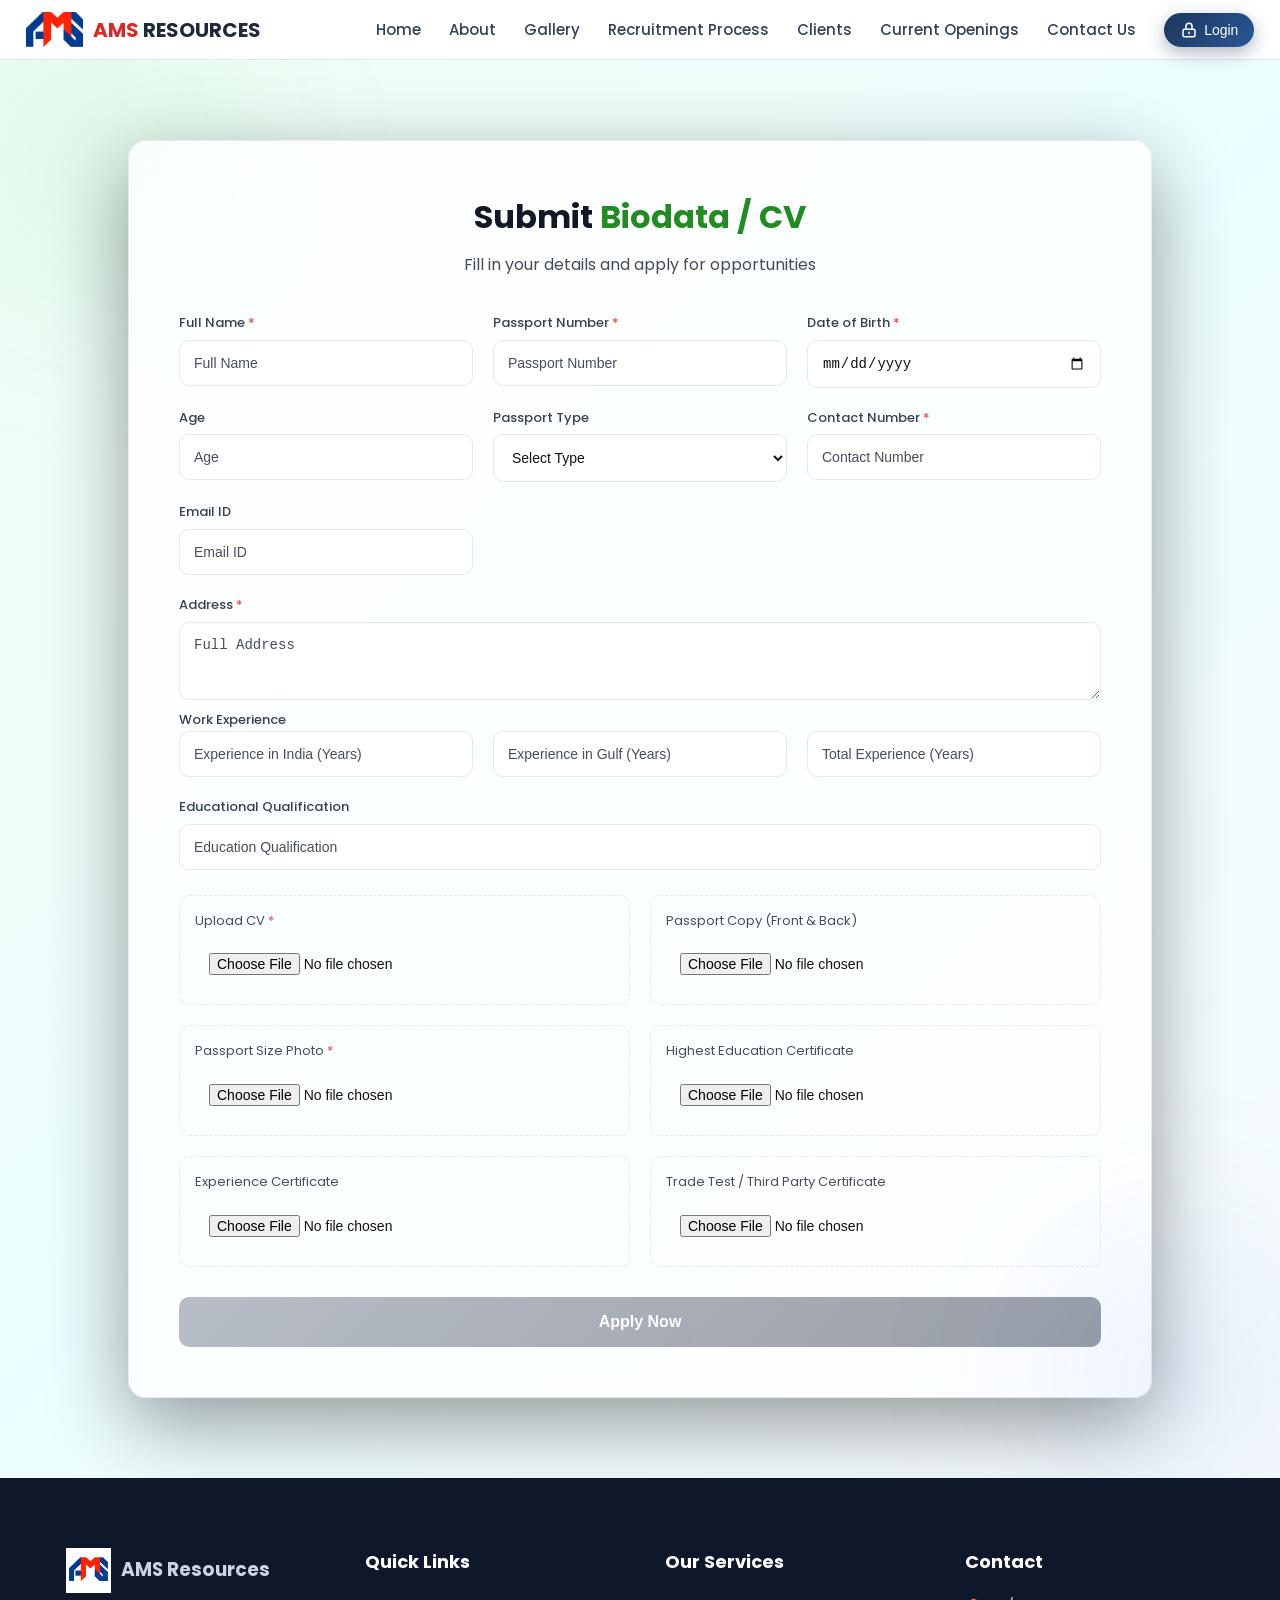
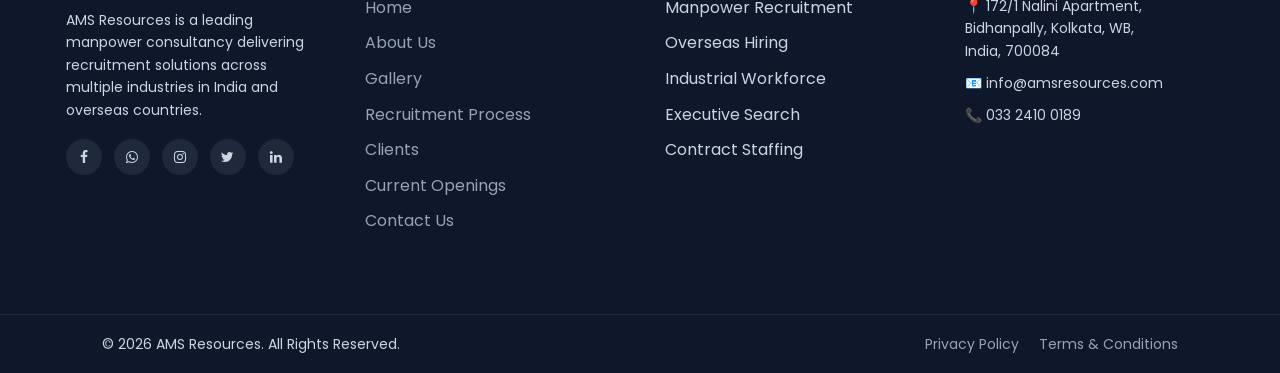
<file: templates/fill-biodata.html>
<!DOCTYPE html>
<html lang="en">

<head>
    <meta charset="UTF-8">
    <meta name="viewport" content="width=device-width, initial-scale=1.0">

    <title>AMS Resources | Manpower Consultancy</title>

    <!-- AOS Animation -->
    <link href="https://unpkg.com/aos@2.3.4/dist/aos.css" rel="stylesheet">
    <link href="https://fonts.googleapis.com/css2?family=Poppins:wght@300;400;600;700&display=swap" rel="stylesheet">
    <link rel="stylesheet" href="https://cdnjs.cloudflare.com/ajax/libs/font-awesome/4.7.0/css/font-awesome.min.css">
    <link rel="stylesheet" href="/static/css/styles.css">
</head>

<body>
    <!-- NAV BAR -->
    <nav class="navbar">
        <div class="logo-container">
            <img src="/static/assets/ams-logo.png" alt="AMS Logo">
            <div class="logo-text"><span>AMS</span> RESOURCES</div>
        </div>

        <div class="nav-links" id="navLinks">
            <a href="/">Home</a>
            <a href="/about">About</a>
            <a href="/gallery">Gallery</a>
            <a href="/recruitment">Recruitment Process</a>
            <a href="/clients">Clients</a>
            <a href="/current-openings">Current Openings</a>
            <a href="/contact">Contact Us</a>

            <button class="admin-login-btn" onclick="window.location.href='/login'">
                <svg xmlns="http://www.w3.org/2000/svg" class="admin-icon" fill="none" viewBox="0 0 24 24"
                    stroke="currentColor">
                    <path stroke-linecap="round" stroke-linejoin="round" stroke-width="2"
                        d="M12 15v2m-6 4h12a2 2 0 002-2v-6a2 2 0 00-2-2H6a2 2 0 00-2 2v6a2 2 0 002 2zm10-10V7a4 4 0 00-8 0v4h8z" />
                </svg>
                <span>Login</span>
            </button>
        </div>

        <div class="hamburger" onclick="toggleMenu()">☰</div>
    </nav>

    <!-- APPLICATION FORM SECTION -->
    <section class="application-section">

        <div class="app-container">

            <h2>Submit <span>Biodata / CV</span></h2>
            <p>Fill in your details and apply for opportunities</p>

            <form class="application-form">

                <!-- BASIC DETAILS -->
                <div class="form-grid">

                    <div class="form-group">
                        <label>Full Name <span>*</span></label>
                        <input type="text" placeholder="Full Name" id="name" required>
                        <i class="fa fa-check"></i>
                        <small class="error-msg">Name is required</small>
                    </div>

                    <div class="form-group">
                        <label>Passport Number <span>*</span></label>
                        <input type="text" placeholder="Passport Number" required>
                    </div>

                    <div class="form-group">
                        <label>Date of Birth <span>*</span></label>
                        <input type="date" id="dob" required>
                    </div>

                    <div class="form-group">
                        <label>Age</label>
                        <input type="number" placeholder="Age" id="age" readonly>
                    </div>

                    <div class="form-group">
                        <label>Passport Type</label>
                        <select required>
                            <option value="" disabled selected>Select Type</option>
                            <option>ECNR</option>
                            <option>ECR</option>
                        </select>
                    </div>

                    <div class="form-group">
                        <label>Contact Number <span>*</span></label>
                        <input type="text" placeholder="Contact Number" required>
                    </div>

                    <div class="form-group">
                        <label>Email ID</label>
                        <input type="email" placeholder="Email ID">
                    </div>

                </div>

                <!-- ADDRESS -->
                <div class="form-group">
                    <label>Address <span>*</span></label>
                    <textarea placeholder="Full Address" rows="3" required></textarea>
                </div>

                <!-- EXPERIENCE -->
                <div class="form-group">
                    <label style="margin-top:10px;">Work Experience</label>
                </div>

                <div class="form-grid">

                    <div class="form-group">
                        <input type="number" id="indiaExp" placeholder="Experience in India (Years)">
                    </div>

                    <div class="form-group">
                        <input type="number" id="gulfExp" placeholder="Experience in Gulf (Years)">
                    </div>

                    <div class="form-group">
                        <input type="number" id="totalExp" placeholder="Total Experience (Years)" readonly>
                    </div>

                </div>

                <!-- EDUCATION -->
                <div class="form-group">
                    <label>Educational Qualification</label>
                    <input type="text" placeholder="Education Qualification">
                </div>

                <!-- FILE UPLOAD -->
                <div class="upload-grid">

                    <div class="upload-box">
                        <label>Upload CV <span>*</span></label>
                        <input type="file" required>
                    </div>

                    <div class="upload-box">
                        <label>Passport Copy (Front & Back)</label>
                        <input type="file">
                    </div>

                    <div class="upload-box">
                        <label>Passport Size Photo <span>*</span></label>
                        <input type="file" required>
                    </div>

                    <div class="upload-box">
                        <label>Highest Education Certificate</label>
                        <input type="file">
                    </div>

                    <div class="upload-box">
                        <label>Experience Certificate</label>
                        <input type="file">
                    </div>

                    <div class="upload-box">
                        <label>Trade Test / Third Party Certificate</label>
                        <input type="file">
                    </div>

                </div>

                <!-- SUBMIT -->
                <button type="submit" class="apply-submit" id="submitBtn" disabled>
                    Apply Now
                </button>

            </form>

        </div>

    </section>

    <!-- Footer -->
    <footer class="footer reveal" data-aos="fade-up">

        <div class="container footer-container">

            <!-- COMPANY INFO -->
            <div class="footer-col footer-company">

                <div class="footer-logo">
                    <img src="/static/assets/AMS logo.jpg" alt="AMS Resources logo">
                    <h3>AMS Resources</h3>
                </div>

                <p>
                    AMS Resources is a leading manpower consultancy delivering
                    recruitment solutions across multiple industries in India
                    and overseas countries.
                </p>

                <div class="footer-social">
                    <a href="#" class="fa fa-facebook"></a>
                    <a href="#" class="fa fa-whatsapp"></a>
                    <a href="#" class="fa fa-instagram"></a>
                    <a href="#" class="fa fa-twitter"></a>
                    <a href="#" class="fa fa-linkedin"></a>
                </div>

            </div>

            <!-- QUICK LINKS -->
            <div class="footer-col">

                <h4>Quick Links</h4>

                <ul>
                    <li><a href="/">Home</a></li>
                    <li><a href="/about">About Us</a></li>
                    <li><a href="/gallery">Gallery</a></li>
                    <li><a href="/recruitment">Recruitment Process</a></li>
                    <li><a href="/clients">Clients</a></li>
                    <li><a href="/current-openings">Current Openings</a></li>
                    <li><a href="/contact">Contact Us</a></li>
                </ul>

            </div>

            <!-- SERVICES -->
            <div class="footer-col">

                <h4>Our Services</h4>

                <ul>
                    <li>Manpower Recruitment</li>
                    <li>Overseas Hiring</li>
                    <li>Industrial Workforce</li>
                    <li>Executive Search</li>
                    <li>Contract Staffing</li>
                </ul>

            </div>

            <!-- CONTACT -->
            <div class="footer-col">

                <h4>Contact</h4>

                <p>📍
                    172/1 Nalini Apartment,<br>
                    Bidhanpally, Kolkata, WB,<br>
                    India, 700084
                </p>

                <p>📧 info@amsresources.com</p>
                <p>📞 033 2410 0189</p>

            </div>

        </div>

        <!-- FOOTER BOTTOM -->
        <div class="footer-bottom">

            <p>© 2026 AMS Resources. All Rights Reserved.</p>

            <div class="footer-bottom-links">
                <a href="#">Privacy Policy</a>
                <a href="#">Terms & Conditions</a>
            </div>

        </div>

    </footer>

    <script src="/static/js/script.js"></script>
    <script src="https://unpkg.com/aos@2.3.4/dist/aos.js"></script>
    <script>
        AOS.init({
            duration: 1000,
            once: true
        });

        /* ===============================
           STAGGER SCROLL REVEAL
        ================================ */

        const reveals = document.querySelectorAll(".reveal");

        function revealOnScroll() {

            const windowHeight = window.innerHeight;
            const revealPoint = 120;

            reveals.forEach(el => {

                const revealTop = el.getBoundingClientRect().top;

                if (revealTop < windowHeight - revealPoint) {

                    const delay = el.getAttribute("data-delay") || 0;

                    setTimeout(() => {
                        el.classList.add("active");
                    }, delay);

                }

            });

        }

        window.addEventListener("scroll", revealOnScroll);
        revealOnScroll();

        /* ===============================
           NAV BAR SCROLLING
        ================================ */

        const navbar = document.querySelector(".navbar");

        window.addEventListener("scroll", () => {

            if (window.scrollY > 40) {
                navbar.classList.add("scrolled");
            } else {
                navbar.classList.remove("scrolled");
            }

        });

    </script>

    <script id="xpcalc">
        const indiaExp = document.querySelector('input[placeholder="Experience in India (Years)"]');
        const gulfExp = document.querySelector('input[placeholder="Experience in Gulf (Years)"]');
        const totalExp = document.querySelector('input[placeholder="Total Experience (Years)"]');

        function calculateTotal() {
            const india = parseFloat(indiaExp.value) || 0;
            const gulf = parseFloat(gulfExp.value) || 0;
            totalExp.value = (india + gulf).toFixed(1);
        }

        // Auto update on input
        indiaExp.addEventListener("input", calculateTotal);
        gulfExp.addEventListener("input", calculateTotal);

        // Prevent manual edit
        totalExp.setAttribute("readonly", true);
    </script>

    <script>
        const dobInput = document.getElementById("dob");
        const ageInput = document.getElementById("age");

        dobInput.addEventListener("change", function () {
            const dob = new Date(this.value);
            const today = new Date();

            let age = today.getFullYear() - dob.getFullYear();
            const m = today.getMonth() - dob.getMonth();

            if (m < 0 || (m === 0 && today.getDate() < dob.getDate())) {
                age--;
            }

            ageInput.value = age > 0 ? age : "";
        });
    </script>
    <script>
        function setError(input, message) {
            const group = input.parentElement;
            group.classList.add("error");
            group.classList.remove("success");
            group.querySelector(".error-msg").innerText = message;
        }

        function setSuccess(input) {
            const group = input.parentElement;
            group.classList.add("success");
            group.classList.remove("error");
        }

        function validateInput(input, condition, message) {
            if (condition) {
                setError(input, message);
            } else {
                setSuccess(input);
            }
        }

        /* FIELD VALIDATIONS */

        const name = document.getElementById("name");
        const phone = document.querySelector('input[placeholder="Contact Number"]');
        const email = document.querySelector('input[type="email"]');

        name.addEventListener("input", () => {
            validateInput(name, name.value.trim() === "", "Name is required");
        });

        phone.addEventListener("input", () => {
            validateInput(phone, phone.value.length < 10, "Enter valid number");
        });

        email.addEventListener("input", () => {
            const pattern = /^[^ ]+@[^ ]+\.[a-z]{2,3}$/;
            validateInput(email, !pattern.test(email.value), "Enter valid email");
        });
    </script>

    <!-- MAIN VALIDATION FOR DISABLED SUBMIT -->
    <script>
        const submitBtn = document.getElementById("submitBtn");

        function checkFormValidity() {

            const requiredInputs = document.querySelectorAll(
                ".application-form input[required], .application-form select[required], .application-form textarea[required]"
            );

            let allValid = true;

            requiredInputs.forEach(input => {

                if (input.type === "file") {
                    if (input.files.length === 0) {
                        allValid = false;
                    }
                }
                else if (input.value.trim() === "") {
                    allValid = false;
                }

                // also check validation class
                const parent = input.parentElement;
                if (parent.classList.contains("error")) {
                    allValid = false;
                }

            });

            submitBtn.disabled = !allValid;
        }

        /* RUN ON EVERY INPUT CHANGE */

        document.querySelectorAll(".application-form input, .application-form select, .application-form textarea")
            .forEach(el => {
                el.addEventListener("input", checkFormValidity);
                el.addEventListener("change", checkFormValidity);
            });
    </script>
</body>

</html>
</file>
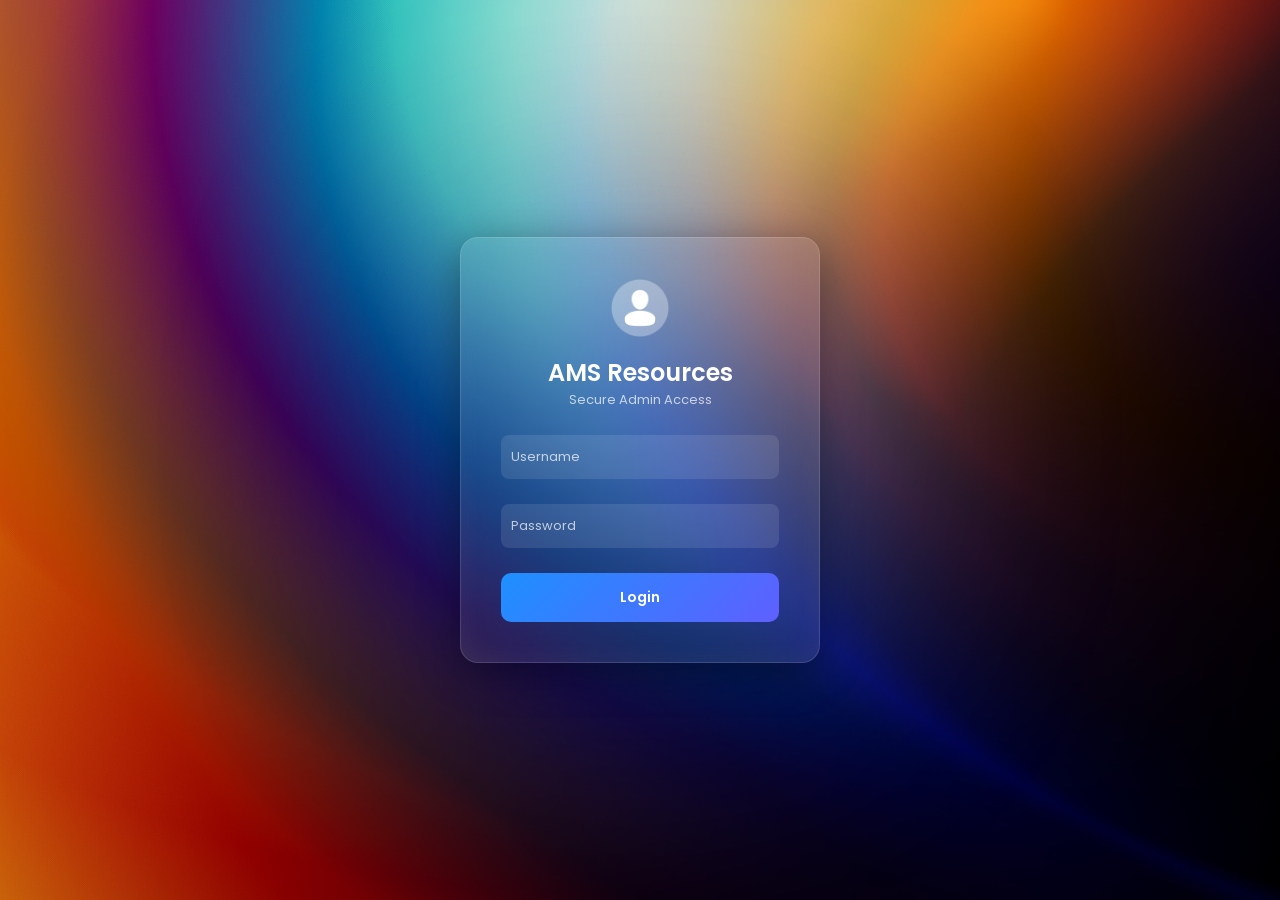
<file: templates/login.html>
<!DOCTYPE html>
<html lang="en">

<head>
    <meta charset="UTF-8">
    <meta name="viewport" content="width=device-width, initial-scale=1.0">

    <title>AMS Resources | Secure Login</title>

    <link href="https://fonts.googleapis.com/css2?family=Poppins:wght@300;400;500;600;700&display=swap"
        rel="stylesheet">
    <link rel="stylesheet" href="/static/css/loginstyles.css">

</head>

<body>

    <div class="bg-blur"></div>

    <form class="login-container" method="POST" action="/login">

        <div class="logo">
            <img src="/static/assets/admin_logo.png">
            <h2>AMS Resources</h2>
            <p>Secure Admin Access</p>
        </div>

        <div class="input-group">
            <input type="text" name="username" required>
            <label>Username</label>
        </div>

        <div class="input-group">
            <input type="password" name="password" required>
            <label>Password</label>
        </div>

        <button type="submit" class="login-btn" id="loginBtn">
            <span class="btn-text">Login</span>
            <span class="spinner"></span>
            <span class="progress"></span>
        </button>

    </form>

    <script src="/static/js/loginscript.js"></script>

</body>

</html>
</file>
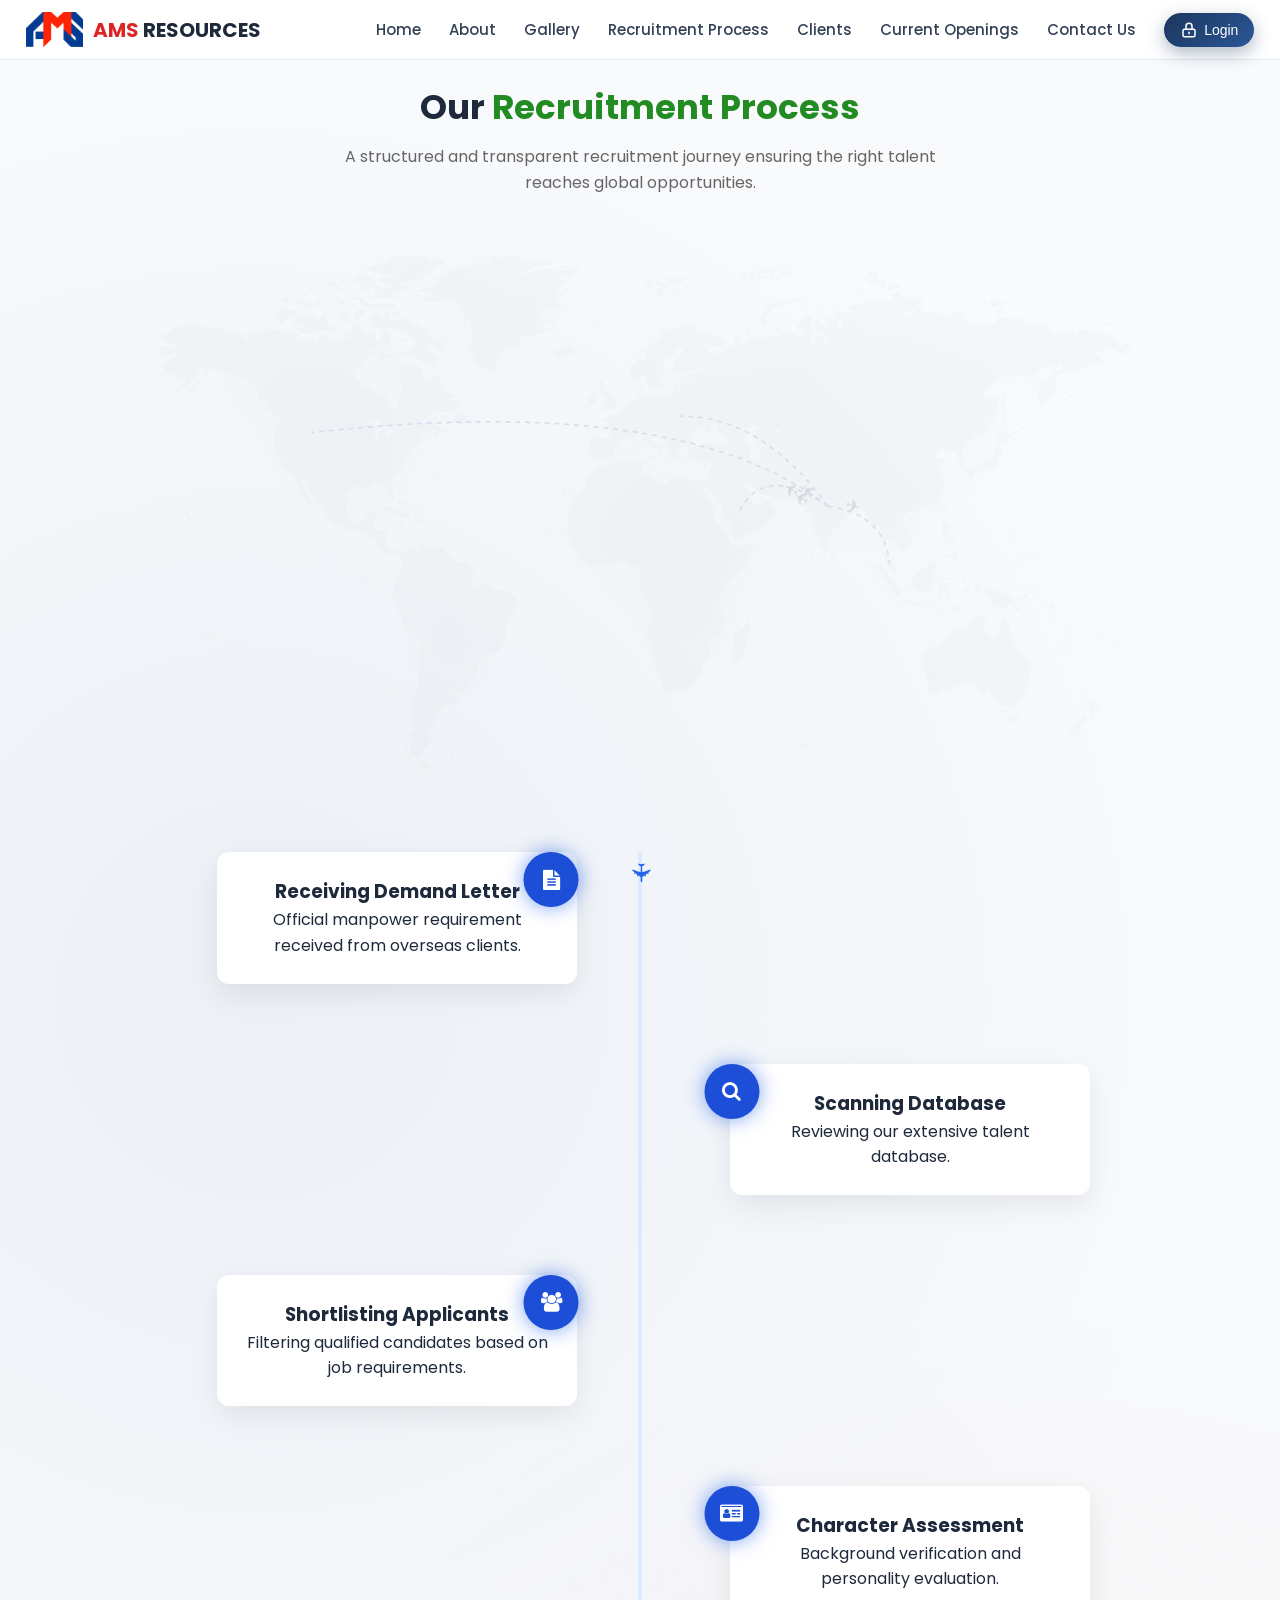
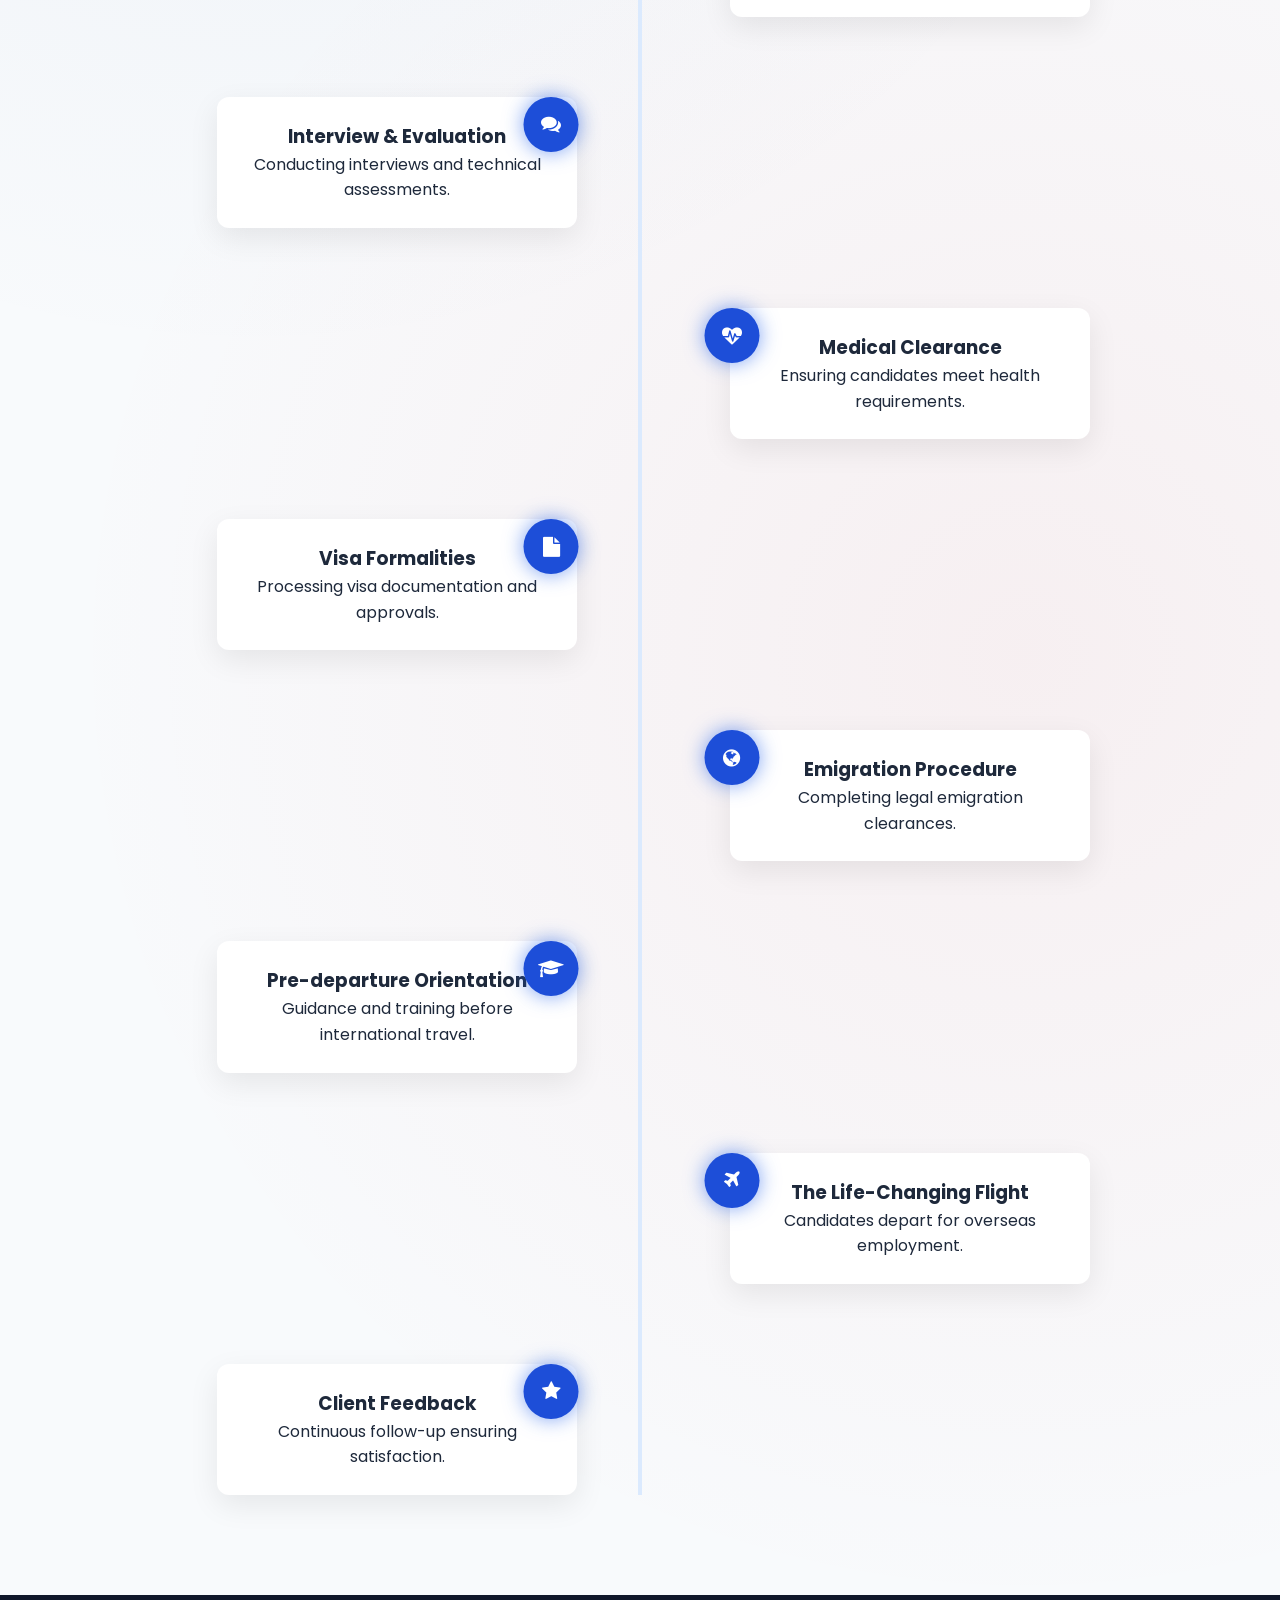
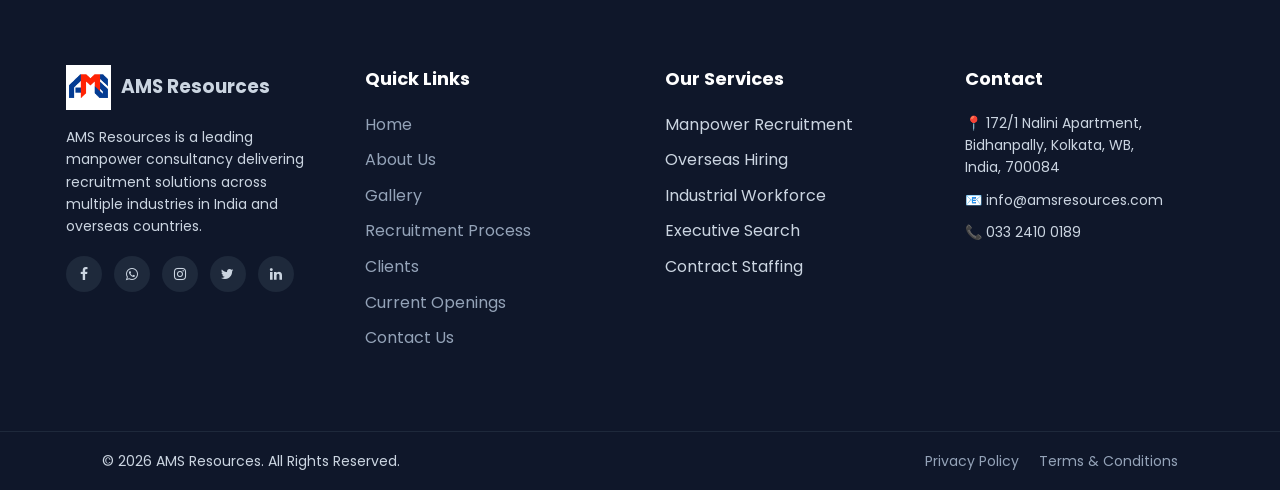
<file: templates/recruitment.html>
<!DOCTYPE html>
<html lang="en">
<head>
    <meta charset="UTF-8">
    <meta name="viewport" content="width=device-width, initial-scale=1.0">

    <title>AMS Resources | Manpower Consultancy</title>

    <!-- AOS Animation -->
    <link href="https://unpkg.com/aos@2.3.4/dist/aos.css" rel="stylesheet">
    <link href="https://fonts.googleapis.com/css2?family=Poppins:wght@300;400;600;700&display=swap" rel="stylesheet">
    <link rel="stylesheet" href="https://cdnjs.cloudflare.com/ajax/libs/font-awesome/4.7.0/css/font-awesome.min.css">
    <link rel="stylesheet" href="/static/css/styles.css">
</head>

<body>
    <!-- NAV BAR -->
    <nav class="navbar">
        <div class="logo-container">
            <img src="/static/assets/ams-logo.png" alt="AMS Logo">
            <div class="logo-text"><span>AMS</span> RESOURCES</div>
        </div>

        <div class="nav-links" id="navLinks">
            <a href="/">Home</a>
            <a href="/about">About</a>
            <a href="/gallery">Gallery</a>
            <a href="/recruitment">Recruitment Process</a>
            <a href="/clients">Clients</a>
            <a href="/current-openings">Current Openings</a>
            <a href="/contact">Contact Us</a>

            <button class="admin-login-btn" onclick="window.location.href='/login'">
                <svg xmlns="http://www.w3.org/2000/svg" 
                        class="admin-icon" 
                        fill="none" 
                        viewBox="0 0 24 24" 
                        stroke="currentColor">
                    <path stroke-linecap="round" 
                            stroke-linejoin="round" 
                            stroke-width="2" 
                            d="M12 15v2m-6 4h12a2 2 0 002-2v-6a2 2 0 00-2-2H6a2 2 0 00-2 2v6a2 2 0 002 2zm10-10V7a4 4 0 00-8 0v4h8z" />
                </svg>
                <span>Login</span>
            </button>
        </div>

        <div class="hamburger" onclick="toggleMenu()">☰</div>
    </nav>

    <!-- RECRUITMENT PROCESS -->
    <section class="process-section">

        <div class="container">

            <div class="section-header reveal">
                <h2>Our <span>Recruitment Process</span></h2>
                <p>
                    A structured and transparent recruitment journey ensuring
                    the right talent reaches global opportunities.
                </p>
            </div>

            <div class="world-map">

                <img src="/static/assets/World-Map.png" class="map-image">
            
                <!-- FLIGHT ROUTES -->
                <svg class="flight-paths" viewBox="0 0 1200 600">

                    <!-- INDIA → USA -->
                    <path id="route1"
                    d="M830 290 Q650 150 200 200"
                    stroke="#2563eb"
                    stroke-width="2"
                    fill="none"
                    stroke-dasharray="6 6"/>

                    <!-- INDIA → SAUDI -->
                    <path id="route2"
                    d="M830 290 Q750 235 720 300"
                    stroke="#2563eb"
                    stroke-width="2"
                    fill="none"
                    stroke-dasharray="6 6"/>

                    <!-- INDIA → EUROPE -->
                    <path id="route3"
                    d="M830 290 Q750 180 650 180"
                    stroke="#2563eb"
                    stroke-width="2"
                    fill="none"
                    stroke-dasharray="6 6"/>

                    <!-- INDIA → SINGAPORE -->
                    <path id="route4"
                    d="M830 290 Q900 300 905 360"
                    stroke="#2563eb"
                    stroke-width="2"
                    fill="none"
                    stroke-dasharray="6 6"/>

                    <!-- AIRPLANE -->
                    <text font-size="22">✈
                        <animateMotion dur="30s" repeatCount="indefinite" rotate="auto">
                            <mpath href="#route1"/>
                        </animateMotion>
                    </text>
                    <text font-size="22">✈
                        <animateMotion dur="10s" repeatCount="indefinite" rotate="auto">
                            <mpath href="#route2"/>
                        </animateMotion>
                    </text>
                    <text font-size="22">✈
                        <animateMotion dur="20s" repeatCount="indefinite" rotate="auto">
                            <mpath href="#route3"/>
                        </animateMotion>
                    </text>
                    <text font-size="22">✈
                        <animateMotion dur="10s" repeatCount="indefinite" rotate="auto">
                            <mpath href="#route4"/>
                        </animateMotion>
                    </text>

                </svg>
            
            </div>

            <div class="timeline">

                <!-- AIRPLANE -->
                <div class="timeline-progress"></div>
                <div class="timeline-plane">✈</div>

                <div class="timeline-item reveal-left">
                    <div class="timeline-icon"><i class="fa fa-file-text"></i></div>
                    <div class="timeline-content">
                        <h3>Receiving Demand Letter</h3>
                        <p>Official manpower requirement received from overseas clients.</p>
                    </div>
                </div>

                <div class="timeline-item reveal-right">
                    <div class="timeline-icon"><i class="fa fa-search"></i></div>
                    <div class="timeline-content">
                        <h3>Scanning Database</h3>
                        <p>Reviewing our extensive talent database.</p>
                    </div>
                </div>

                <div class="timeline-item reveal-left">
                    <div class="timeline-icon"><i class="fa fa-users"></i></div>
                    <div class="timeline-content">
                        <h3>Shortlisting Applicants</h3>
                        <p>Filtering qualified candidates based on job requirements.</p>
                    </div>
                </div>

                <div class="timeline-item reveal-right">
                    <div class="timeline-icon"><i class="fa fa-id-card"></i></div>
                    <div class="timeline-content">
                        <h3>Character Assessment</h3>
                        <p>Background verification and personality evaluation.</p>
                    </div>
                </div>

                <div class="timeline-item reveal-left">
                    <div class="timeline-icon"><i class="fa fa-comments"></i></div>
                    <div class="timeline-content">
                        <h3>Interview & Evaluation</h3>
                        <p>Conducting interviews and technical assessments.</p>
                    </div>
                </div>

                <div class="timeline-item reveal-right">
                    <div class="timeline-icon"><i class="fa fa-heartbeat"></i></div>
                    <div class="timeline-content">
                        <h3>Medical Clearance</h3>
                        <p>Ensuring candidates meet health requirements.</p>
                    </div>
                </div>

                <div class="timeline-item reveal-left">
                    <div class="timeline-icon"><i class="fa fa-file"></i></div>
                    <div class="timeline-content">
                        <h3>Visa Formalities</h3>
                        <p>Processing visa documentation and approvals.</p>
                    </div>
                </div>

                <div class="timeline-item reveal-right">
                    <div class="timeline-icon"><i class="fa fa-globe"></i></div>
                    <div class="timeline-content">
                        <h3>Emigration Procedure</h3>
                        <p>Completing legal emigration clearances.</p>
                    </div>
                </div>

                <div class="timeline-item reveal-left">
                    <div class="timeline-icon"><i class="fa fa-graduation-cap"></i></div>
                    <div class="timeline-content">
                        <h3>Pre-departure Orientation</h3>
                        <p>Guidance and training before international travel.</p>
                    </div>
                </div>

                <div class="timeline-item reveal-right">
                    <div class="timeline-icon"><i class="fa fa-plane"></i></div>
                    <div class="timeline-content">
                        <h3>The Life-Changing Flight</h3>
                        <p>Candidates depart for overseas employment.</p>
                    </div>
                </div>

                <div class="timeline-item reveal-left">
                    <div class="timeline-icon"><i class="fa fa-star"></i></div>
                    <div class="timeline-content">
                        <h3>Client Feedback</h3>
                        <p>Continuous follow-up ensuring satisfaction.</p>
                    </div>
                </div>

            </div>

        </div>

    </section>

    <!-- Footer -->
    <footer class="footer reveal" data-aos="fade-up">

        <div class="container footer-container">
    
            <!-- COMPANY INFO -->
            <div class="footer-col footer-company">
    
                <div class="footer-logo">
                    <img src="/static/assets/AMS logo.jpg" alt="AMS Resources logo">
                    <h3>AMS Resources</h3>
                </div>
    
                <p>
                    AMS Resources is a leading manpower consultancy delivering
                    recruitment solutions across multiple industries in India
                    and overseas countries.
                </p>
    
                <div class="footer-social">
                    <a href="#" class="fa fa-facebook"></a>
                    <a href="#" class="fa fa-whatsapp"></a>
                    <a href="#" class="fa fa-instagram"></a>
                    <a href="#" class="fa fa-twitter"></a>
                    <a href="#" class="fa fa-linkedin"></a>
                </div>
    
            </div>
    
            <!-- QUICK LINKS -->
            <div class="footer-col">
    
                <h4>Quick Links</h4>
    
                <ul>
                    <li><a href="/">Home</a></li>
                    <li><a href="/about">About Us</a></li>
                    <li><a href="/gallery">Gallery</a></li>
                    <li><a href="/recruitment">Recruitment Process</a></li>
                    <li><a href="/clients">Clients</a></li>
                    <li><a href="/current-openings">Current Openings</a></li>
                    <li><a href="/contact">Contact Us</a></li>
                </ul>
    
            </div>
    
            <!-- SERVICES -->
            <div class="footer-col">
    
                <h4>Our Services</h4>
    
                <ul>
                    <li>Manpower Recruitment</li>
                    <li>Overseas Hiring</li>
                    <li>Industrial Workforce</li>
                    <li>Executive Search</li>
                    <li>Contract Staffing</li>
                </ul>
    
            </div>
    
            <!-- CONTACT -->
            <div class="footer-col">
    
                <h4>Contact</h4>
    
                <p>📍 
                    172/1 Nalini Apartment,<br>
                    Bidhanpally, Kolkata, WB,<br>
                    India, 700084
                </p>
    
                <p>📧 info@amsresources.com</p>
                <p>📞 033 2410 0189</p>
    
            </div>
    
        </div>
    
        <!-- FOOTER BOTTOM -->
        <div class="footer-bottom">
    
            <p>© 2026 AMS Resources. All Rights Reserved.</p>
    
            <div class="footer-bottom-links">
                <a href="#">Privacy Policy</a>
                <a href="#">Terms & Conditions</a>
            </div>
    
        </div>
    
    </footer>

    <script src="/static/js/script.js"></script>
    <script src="https://unpkg.com/aos@2.3.4/dist/aos.js"></script>
    <script>
        AOS.init({
            duration:1000,
            once:true
        });

        /* ===============================
           STAGGER SCROLL REVEAL
        ================================ */
        
        const reveals = document.querySelectorAll(".reveal");
        
        function revealOnScroll(){
        
            const windowHeight = window.innerHeight;
            const revealPoint = 120;
        
            reveals.forEach(el => {
        
                const revealTop = el.getBoundingClientRect().top;
        
                if(revealTop < windowHeight - revealPoint){
        
                    const delay = el.getAttribute("data-delay") || 0;
        
                    setTimeout(()=>{
                        el.classList.add("active");
                    }, delay);
        
                }
        
            });
        
        }
        
        window.addEventListener("scroll", revealOnScroll);
        revealOnScroll();

        /* ===============================
           NAV BAR SCROLLING
        ================================ */

        const navbar = document.querySelector(".navbar");
        
        window.addEventListener("scroll", () => {
        
            if(window.scrollY > 40){
                navbar.classList.add("scrolled");
            }else{
                navbar.classList.remove("scrolled");
            }
        
        });
        
    </script>
</body>
</html>
</file>
<file: static/css/styles.css>
/* ===================================
   CSS VARIABLES
=================================== */
:root {
    --primary: #1a365d;
    --primary-light: #2b4a7c;
    --primary-dark: #0f2341;
    --primary-gradient: linear-gradient(135deg, #1a365d 0%, #2b5797 100%);

    --accent: #dc2626;
    --accent-light: #ef4444;
    --accent-dark: #b91c1c;

    --emerald-green: #50c878;
    --forest-green: #228b22;
    --bright-green: #00ff00;
    --lime-green: #32cd32;

    --light-yellow: #ffffe0;
    --light-goldenrod: #fafad2;
    --lemon-yellow: #fff44f;
    --golden-yellow: linear-gradient(135deg, #f9f295 0%, #e0aa3e 25%, #faf398 75%, #b88a44 100%);

    --white: #ffffff;
    --gray-50: #f8fafc;
    --gray-100: #f1f5f9;
    --gray-200: #e2e8f0;
    --gray-300: #cbd5e1;
    --gray-400: #94a3b8;
    --gray-500: #64748b;
    --gray-700: #334155;
    --gray-800: #1e293b;
    --gray-900: #0f172a;

    --radius-md: 10px;
    --radius-lg: 16px;
    --radius-full: 999px;

    --shadow-md: 0 4px 10px rgba(0, 0, 0, 0.08);
    --shadow-lg: 0 10px 30px rgba(0, 0, 0, 0.15);
    --shadow-primary: 0 6px 18px rgba(26, 54, 93, 0.35);

    --transition-base: 250ms ease;
}

/* ===================================
   GLOBAL
=================================== */

* {
    margin: 0;
    padding: 0;
    box-sizing: border-box;
}

html {
    scroll-behavior: smooth;
}

body {
    font-family: 'Poppins', sans-serif;
    background: var(--gray-50);
    color: var(--gray-800);
    line-height: 1.6;
}

a {
    text-decoration: none;
    color: inherit;
}

/* GLOBAL PAGE CONTAINER */

.container {
    max-width: 1400px;
    margin: auto;
    padding: 0 2%;
}

/* ===================================
   NAVBAR
=================================== */

.navbar {
    position: sticky;
    top: 0;
    z-index: 1000;

    display: flex;
    justify-content: space-between;
    align-items: center;

    padding: 12px 8%;
    background: rgba(255, 255, 255, 0.9);
    backdrop-filter: blur(10px);

    border-bottom: 1px solid var(--gray-200);
    transition: var(--transition-base);

    padding-left: 2%;
    padding-right: 2%;
}

/* NAVBAR ON SCROLL */

.navbar.scrolled {
    box-shadow: var(--shadow-md);
}

/* LOGO */

.logo-container {
    display: flex;
    max-width: 1400px;
    align-items: center;
    gap: 10px;
}

.logo-container img {
    height: 35px;
}

.logo-text {
    font-size: 20px;
    font-weight: 700;
    color: var(--gray-800);
}

.logo-text span {
    color: var(--accent);
}

/* NAV LINKS */

.nav-links {
    display: flex;
    align-items: center;
    gap: 28px;
}

.nav-links a {
    font-size: 15px;
    font-weight: 500;
    color: var(--gray-700);
    position: relative;
    transition: var(--transition-base);
}

/* HOVER UNDERLINE */

.nav-links a::after {
    content: "";
    position: absolute;
    bottom: -6px;
    left: 0;
    width: 0%;
    height: 2px;
    background: var(--accent);
    transition: var(--transition-base);
}

.nav-links a:hover {
    color: var(--primary);
}

.nav-links a:hover::after {
    width: 100%;
}

/* NAVBAR SCROLLED STATE */

.navbar.scrolled {
    padding: 10px 6%;
    box-shadow: 0 6px 20px rgba(0, 0, 0, .08);
}

/* SMALLER LOGO */

.navbar.scrolled .logo-container img {
    height: 25px;
}

.navbar.scrolled .logo-text {
    font-size: 18px;
}

/* LOGIN BUTTON */

.admin-login-btn {
    display: flex;
    align-items: center;
    gap: 6px;

    background: var(--primary-gradient);
    color: white;

    border: none;
    padding: 8px 16px;
    border-radius: var(--radius-full);

    font-size: 14px;
    font-weight: 500;
    cursor: pointer;

    box-shadow: var(--shadow-primary);
    transition: var(--transition-base);
}

.admin-login-btn:hover {
    transform: translateY(-2px);
}

.admin-login-btn svg {
    width: 18px;
}

/* HAMBURGER */

.hamburger {
    display: none;
    font-size: 26px;
    cursor: pointer;
}

/* ===================================
   NOTIFICATION BAR
=================================== */

.notification-bar {
    background: var(--primary-dark);
    color: rgb(255, 240, 103);
    overflow: hidden;
    white-space: nowrap;
}

.notification-text {
    display: inline-block;
    padding: 10px;
    font-weight: 600;
    animation: marquee 18s linear infinite;
}

@keyframes marquee {
    from {
        transform: translateX(100%)
    }

    to {
        transform: translateX(-100%)
    }
}

/* ===================================
   HERO
=================================== */

.hero {
    position: relative;
    padding: 140px 10%;
    text-align: center;
    /*background:linear-gradient(135deg,#1a365d,#2b5797);*/
    overflow: hidden;
}

/* glass card */

.hero h1,
.hero p,
.hero-buttons {
    position: relative;
    z-index: 2;
}

.hero::before {
    content: "";
    position: absolute;
    inset: 0;
    background: rgba(10, 20, 40, .65);
    z-index: 1;
    /*top:50%;
    left:50%;
    transform:translate(-50%,-50%);
    width:80%;
    height:70%;
    background:rgba(255,255,255,0.08);
    backdrop-filter:blur(12px);
    border-radius:20px;
    border:1px solid rgba(255,255,255,0.2);*/
}

/* glowing circles */

.hero::after {
    content: "";
    position: absolute;
    width: 400px;
    height: 400px;
    background: rgba(220, 38, 38, 0.3);
    filter: blur(120px);
    top: -100px;
    right: -100px;
}

.hero-video {
    position: absolute;
    top: 0;
    left: 0;
    width: 100%;
    height: 100%;
    object-fit: cover;
    z-index: 0;
}

.hero h1 {
    font-size: 42px;
    margin-bottom: 20px;
    color: #ffeded;
}

.hero p {
    max-width: 650px;
    margin: auto;
    margin-bottom: 30px;
    color: #cbd5e1;
}

.hero-buttons {
    display: flex;
    justify-content: center;
    gap: 20px;
}

.hero-buttons a {
    padding: 12px 26px;
    border-radius: 30px;
    font-weight: 600;
    transition: var(--transition-base);
}

.hero-buttons a:first-child {
    background: var(--accent);
    color: white;
}

.hero-buttons a:last-child {
    background: white;
    color: var(--primary);
}

.hero-buttons a:hover {
    transform: translateY(-3px);
}

/* ===================================
   INDUSTRIES SECTION
=================================== */

.section {
    padding: 80px 2%;
    text-align: center;
}

.section h2 {
    font-size: 32px;
    margin-bottom: 40px;
}

/* CARD GRID */

.cards {
    display: grid;
    grid-template-columns: repeat(auto-fit, minmax(180px, 1fr));
    gap: 24px;
}


/* ===================================
   INTERACTIVE CARD
=================================== */

.card {
    position: relative;
    padding: 30px;
    background: #fff;
    border-radius: var(--radius-lg);
    box-shadow: var(--shadow-md);
    overflow: hidden;
    isolation: isolate;

    transition:
        transform .35s ease,
        box-shadow .35s ease;

    /* mouse position for light effect */
    --x: 50%;
    --y: 50%;
}

.cards .card {
    transition-delay: calc(var(--i) * 0.1s);
}

/* ===================================
   MOUSE LIGHT EFFECT
=================================== */

.card::before {
    content: "";
    position: absolute;
    inset: 0;

    background: radial-gradient(250px circle at var(--x) var(--y),
            rgba(43, 87, 151, 0.35),
            rgba(26, 54, 93, 0.25),
            transparent 60%);

    opacity: 0;
    transition: opacity .35s ease;
}


/* ===================================
   LIQUID GRADIENT BACKGROUND
=================================== */

.card::after {
    content: "";
    position: absolute;
    inset: -50%;

    background: linear-gradient(120deg,
            #0f2341,
            #1a365d,
            #2b5797,
            #1a365d);

    background-size: 300% 300%;
    opacity: 0;

    animation: liquidGradient 8s linear infinite paused;
    transition: opacity .35s ease;
}

@keyframes liquidGradient {
    0% {
        background-position: 0% 50%;
    }

    50% {
        background-position: 100% 50%;
    }

    100% {
        background-position: 0% 50%;
    }
}


/* ===================================
   RIPPLE EFFECT
=================================== */

.card .ripple {
    position: absolute;
    border-radius: 50%;
    transform: scale(0);
    animation: rippleEffect .6s linear;
    background: rgba(255, 255, 255, .35);
    pointer-events: none;
}

@keyframes rippleEffect {

    0% {
        transform: scale(0);
        opacity: .7;
    }

    100% {
        transform: scale(4);
        opacity: 0;
    }

}


/* ===================================
   CARD CONTENT
=================================== */

.card * {
    position: relative;
    z-index: 1;
}

.card .icon {
    font-size: 32px;
    margin-bottom: 12px;
    transition: transform .25s ease;
}


/* ===================================
   HOVER EFFECT
=================================== */

.card:hover {
    transform: translateY(-10px) scale(1.03);

    box-shadow:
        0 25px 45px rgba(0, 0, 0, .18),
        0 0 30px rgba(43, 87, 151, .35);
}

.card:hover::before {
    opacity: 1;
}

.card:hover::after {
    opacity: .8;
    animation-play-state: running;
}

.card:hover h3,
.card:hover .icon {
    color: #fff;
}

/* ===================================
   SCROLL REVEAL
=================================== */

.reveal {
    opacity: 0;
    transform: translateY(40px);
    transition:
        opacity .7s ease,
        transform .7s ease;
}

/* visible state */

.reveal.active {
    opacity: 1;
    transform: translateY(0);
}


/* OPTIONAL VARIATIONS */

.reveal-left {
    opacity: 0;
    transform: translateX(-60px);
    transition: all .7s ease;
}

.reveal-left.active {
    opacity: 1;
    transform: translateX(0);
}

.reveal-right {
    opacity: 0;
    transform: translateX(60px);
    transition: all .7s ease;
}

.reveal-right.active {
    opacity: 1;
    transform: translateX(0);
}

.reveal-scale {
    opacity: 0;
    transform: scale(.9);
    transition: all .6s ease;
}

.reveal-scale.active {
    opacity: 1;
    transform: scale(1);
}

body.loaded .reveal {
    opacity: 1;
    transform: none;
}

/* ===================================
   ABOUT SECTION (PREMIUM)
=================================== */

.about-section {
    padding: 110px 6%;
    background:
        radial-gradient(circle at 20% 30%, rgba(43, 87, 151, .06), transparent 40%),
        radial-gradient(circle at 80% 70%, rgba(220, 38, 38, .05), transparent 40%);
}

.about-container {
    display: flex;
    align-items: center;
    justify-content: space-between;
    gap: 80px;
    flex-wrap: wrap;
}

/* ===================================
   PREMIUM ABOUT HERO
=================================== */

.about-hero {
    position: relative;
    height: 75vh;
    min-height: 520px;
    display: flex;
    align-items: center;
    justify-content: center;
    text-align: center;
    overflow: hidden;
    padding: 120px 10%;
    color: #fff;
}

/* VIDEO BACKGROUND */

.about-hero-video {
    position: absolute;
    top: 50%;
    left: 50%;
    width: 100%;
    height: 100%;
    object-fit: cover;
    transform: translate(-50%, -50%);
    z-index: 0;
}

/* DARK + GRADIENT OVERLAY */

.about-hero::before {
    content: "";
    position: absolute;
    inset: 0;

    background:
        linear-gradient(135deg,
            rgba(10, 25, 60, .75),
            rgba(30, 60, 120, .75));

    z-index: 1;
}

/* SOFT LIGHT EFFECT */

.about-hero::after {
    content: "";
    position: absolute;
    width: 600px;
    height: 600px;
    background: rgba(220, 38, 38, .25);
    filter: blur(180px);
    top: -200px;
    right: -150px;
    z-index: 1;
}

/* HERO CONTENT */

.about-hero-content {
    position: relative;
    z-index: 2;
    max-width: 780px;
    padding: 50px 45px;

    background: rgba(255, 255, 255, 0.08);
    backdrop-filter: blur(16px);

    border: 1px solid rgba(255, 255, 255, 0.18);
    border-radius: 20px;

    box-shadow: 0 20px 60px rgba(0, 0, 0, .45);

    animation: heroFadeUp 1.2s ease;
}

/* TITLE */

.about-hero h1 {
    font-size: 52px;
    font-weight: 700;
    letter-spacing: .5px;
    margin-bottom: 20px;
}

/* DESCRIPTION */

.about-hero p {
    font-size: 19px;
    line-height: 1.7;
    opacity: .95;
    max-width: 620px;
    margin: auto;
}

/* ANIMATION */

@keyframes heroFadeUp {

    from {
        opacity: 0;
        transform: translateY(40px);
    }

    to {
        opacity: 1;
        transform: translateY(0);
    }

}

/* RESPONSIVE */

@media(max-width:768px) {

    .about-hero {
        height: 65vh;
    }

    .about-hero-content {
        padding: 35px 28px;
    }

    .about-hero h1 {
        font-size: 36px;
    }

    .about-hero p {
        font-size: 16px;
    }

}

/* TEXT AREA */

.about-text {
    flex: 1;
    max-width: 540px;
}

.about-text h2 {
    font-size: 34px;
    margin-bottom: 18px;
    color: var(--gray-900);
}

.about-text p {
    margin-bottom: 26px;
    color: var(--gray-600);
    line-height: 1.7;
}

/* LIST */

.about-list {
    list-style: none;
    margin-bottom: 32px;
}

.about-list li {
    display: flex;
    align-items: center;
    gap: 10px;
    margin-bottom: 12px;
    font-weight: 500;
}

.check {
    color: var(--accent);
    font-size: 18px;
}

.about-list li:hover {
    color: var(--forest-green);
    transform: translateX(8px);
}

/* IMAGE */

.about-image {
    flex: 1;
    display: flex;
    justify-content: center;
}

.about-image img {
    width: 100%;
    max-width: 440px;
    border-radius: 18px;

    box-shadow:
        0 20px 40px rgba(0, 0, 0, .15);

    transition: transform .4s ease, box-shadow .4s ease;
}

.about-image img:hover {
    transform: translateY(-8px) scale(1.03);

    box-shadow:
        0 35px 60px rgba(0, 0, 0, .2);
}

/* BUTTON */

.view-more-btn {
    display: inline-flex;
    align-items: center;
    gap: 8px;

    padding: 12px 22px;
    border-radius: 30px;

    background: var(--primary-gradient);
    color: white;

    font-weight: 600;
    font-size: 14px;

    transition: all .3s ease;
}

.view-more-btn svg {
    width: 18px;
    transition: transform .3s ease;
}

.view-more-btn:hover {
    transform: translateY(-3px);
    box-shadow: 0 10px 25px rgba(0, 0, 0, .2);
}

.view-more-btn:hover svg {
    transform: translateX(4px);
}

/* ===============================
   STAGGER REVEAL
================================ */

.reveal {
    opacity: 0;
    transform: translateY(40px);
    transition: all .8s cubic-bezier(.22, .61, .36, 1);
}

.reveal.active {
    opacity: 1;
    transform: translateY(0);
}

/* ===================================
   CLIENTS SECTION
=================================== */

.clients-section {
    padding: 110px 6%;
    text-align: center;
    background: #f8fafc;
}

.clients-section h2 {
    font-size: 34px;
    margin-bottom: 10px;
}

.clients-subtitle {
    color: #64748b;
    font-size: 16px;
}

/* SLIDER */

.logo-slider {
    overflow: hidden;
    margin-top: 60px;
    position: relative;
}

/* EDGE FADE EFFECT */

.logo-slider::before,
.logo-slider::after {
    content: "";
    position: absolute;
    top: 0;
    width: 120px;
    height: 100%;
    z-index: 2;
    pointer-events: none;
}

.logo-slider::before {
    left: 0;
    background: linear-gradient(to right, #f8fafc, transparent);
}

.logo-slider::after {
    right: 0;
    background: linear-gradient(to left, #f8fafc, transparent);
}

/* TRACK */

.logo-track {
    display: flex;
    gap: 40px;
    animation: logoScroll 28s linear infinite;
}

/* LOGO CARD */

.logo-item {
    min-width: 180px;

    display: flex;
    align-items: center;
    justify-content: center;

    padding: 25px;

    background: white;
    border-radius: 14px;

    box-shadow: 0 6px 18px rgba(0, 0, 0, 0.06);

    transition: all .35s ease;
}

/* LOGO */

.logo-item img {
    max-width: 120px;
    filter: grayscale(100%);
    opacity: .65;
    transition: .35s;
}

/* HOVER */

.logo-item:hover {
    transform: translateY(-6px);
    box-shadow: 0 15px 35px rgba(0, 0, 0, .12);
}

.logo-item:hover img {
    filter: none;
    opacity: 1;
}

.logo-slider:hover .logo-track {
    animation-play-state: paused;
}

/* SCROLL */

@keyframes logoScroll {

    0% {
        transform: translateX(0);
    }

    100% {
        transform: translateX(-50%);
    }

}

/* ===================================
   TESTIMONIAL
=================================== */

.testimonial-section {
    padding: 110px 6%;
    text-align: center;
    position: relative;
    overflow: hidden;
}

.section-title {
    font-size: 34px;
    margin-bottom: 60px;
    color: #f2f2f2;
}

/* CONTAINER */

.testimonial-container {
    position: relative;
    max-width: 820px;
    margin: auto;
    overflow: hidden;
}

/* TRACK */

.testimonial-track {
    display: flex;
    will-change: transform;
}

/* CARD */

.testimonial-card {
    min-width: 100%;
    padding: 50px 40px;

    background: white;
    border-radius: 18px;

    box-shadow:
        0 15px 35px rgba(0, 0, 0, .08);

    display: flex;
    flex-direction: column;
    align-items: center;
}

.testimonial-card::before {
    content: "❝";
    font-size: 42px;
    color: #2b5797;
    margin-bottom: 10px;
}

/* AVATAR */

.client-avatar img {
    width: 80px;
    height: 80px;
    border-radius: 50%;
    object-fit: cover;
    margin-bottom: 18px;
}

/* TEXT */

.testimonial-card p {
    font-size: 17px;
    color: #475569;
    max-width: 600px;
    margin-bottom: 18px;
}

/* NAME */

.testimonial-card h4 {
    font-size: 18px;
    margin-bottom: 4px;
}

.testimonial-card span {
    color: #64748b;
    font-size: 14px;
}

/* ARROWS */

.arrow {
    position: absolute;
    top: 50%;
    transform: translateY(-50%);

    width: 44px;
    height: 44px;

    display: flex;
    align-items: center;
    justify-content: center;

    border-radius: 50%;
    border: none;

    background: white;
    color: #1a365d;

    font-size: 20px;
    cursor: pointer;

    box-shadow: 0 8px 20px rgba(0, 0, 0, 0.15);
    transition: all .25s ease;

    z-index: 5;
}

.arrow.left {
    left: 10px;
}

.arrow.right {
    right: 10px;
}

.arrow:hover {
    transform: translateY(-50%) scale(1.1);
    background: #2b5797;
    color: white;
}

/* DOTS */

.dots {
    margin-top: 30px;
}

.dot {
    display: inline-block;
    width: 10px;
    height: 10px;
    border-radius: 50%;
    background: #cbd5e1;
    margin: 0 6px;
    cursor: pointer;
}

.dot.active {
    background: #2b5797;
}

/* ===================================
   ANIMATED GRADIENT WAVE BACKGROUND
=================================== */

.wave-bg {
    position: absolute;
    inset: 0;
    z-index: -1;

    background: linear-gradient(120deg,
            #1a365d,
            #2b5797,
            #1a365d,
            #0f2341);

    background-size: 300% 300%;
    animation: gradientWave 12s ease infinite;
}

/* moving gradient */

@keyframes gradientWave {

    0% {
        background-position: 0% 50%;
    }

    50% {
        background-position: 100% 50%;
    }

    100% {
        background-position: 0% 50%;
    }

}

.wave-bg::after {
    content: "";
    position: absolute;
    bottom: -120px;
    left: 0;
    width: 200%;
    height: 300px;

    background: rgba(255, 255, 255, 0.06);
    border-radius: 40%;

    animation: waveMove 10s linear infinite;
}

/* wave animation */

@keyframes waveMove {

    0% {
        transform: translateX(0);
    }

    100% {
        transform: translateX(-50%);
    }

}

/* ===================================
   FOOTER
=================================== */

.footer {
    background: var(--gray-900);
    color: var(--gray-300);
}

.footer-container {
    max-width: 1200px;
    margin: auto;
    padding: 70px 8%;
    display: grid;
    grid-template-columns: repeat(auto-fit, minmax(220px, 1fr));
    gap: 50px;
    padding-left: 2%;
    padding-right: 2%;
}

.footer-col h4 {
    color: white;
    margin-bottom: 18px;
    font-size: 18px;
}

.footer-col ul {
    list-style: none;
}

.footer-col ul li {
    margin-bottom: 10px;
}

.footer-col ul li a {
    color: var(--gray-400);
    transition: var(--transition-base);
}

.footer-col ul li a:hover {
    color: white;
}

/* COMPANY */

.footer-logo {
    display: flex;
    align-items: center;
    gap: 10px;
    margin-bottom: 16px;
}

.footer-logo img {
    width: 45px;
}

.footer-company p {
    font-size: 14px;
    line-height: 1.6;
}

/* SOCIAL */

.footer-social {
    margin-top: 18px;
    display: flex;
    gap: 12px;
}

.footer-social a {
    width: 36px;
    height: 36px;
    background: var(--gray-800);
    display: flex;
    align-items: center;
    justify-content: center;
    border-radius: 50%;
    font-size: 14px;
    transition: .3s;
}

.footer-social a:hover {
    background: var(--accent);
    color: white;
}

/* CONTACT */

.footer-col p {
    margin-bottom: 10px;
    font-size: 14px;
}

/* FOOTER BOTTOM */

.footer-bottom {
    border-top: 1px solid var(--gray-800);
    padding: 18px 8%;
    display: flex;
    justify-content: space-between;
    align-items: center;
    flex-wrap: wrap;
    font-size: 14px;
}

.footer-bottom-links {
    display: flex;
    gap: 20px;
}

.footer-bottom-links a {
    color: var(--gray-400);
}

.footer-bottom-links a:hover {
    color: white;
}

/* ===================================
   RESPONSIVE MOBILE VIEW
=================================== */

@media(max-width:768px) {

    .nav-links {
        position: absolute;
        top: 70px;
        right: -100%;

        flex-direction: column;
        align-items: flex-start;

        width: 240px;
        background: white;

        padding: 25px;

        border-radius: var(--radius-md);
        box-shadow: var(--shadow-lg);

        transition: 0.3s;
    }

    .nav-links.active {
        right: 20px;
    }

    .nav-links a {
        padding: 6px 0;
    }

    .hamburger {
        display: block;
    }

    .about-container {
        flex-direction: column;
    }

    .hero h1 {
        font-size: 30px;
    }

    .arrow.left {
        left: 10px;
    }

    .arrow.right {
        right: 10px;
    }

}

/* =====================
    Adjust Speed of Clients for Different Screens
====================== */

/* Large screens */
@media (min-width:1400px) {
    .logo-track {
        animation: logoScroll 34s linear infinite;
    }
}

/* Laptops */
@media (max-width:1200px) {
    .logo-track {
        animation: logoScroll 26s linear infinite;
    }
}

/* Tablets */
@media (max-width:900px) {
    .logo-track {
        animation: logoScroll 22s linear infinite;
    }
}

/* Mobile */
@media (max-width:600px) {
    .logo-track {
        animation: logoScroll 18s linear infinite;
    }
}

/* =============== ABOUT US PAGE =================

/* ===================================
   ABOUT HERO
=================================== */

.about-hero {
    padding: 140px 6% 120px;
    text-align: center;
    background: linear-gradient(135deg, #1a365d, #2b5797);
    color: white;
}

.about-hero h1 {
    font-size: 42px;
    margin-bottom: 20px;
}

.about-hero h1 span {
    color: var(--lemon-yellow);
}

.about-hero p {
    max-width: 650px;
    margin: auto;
    font-size: 18px;
    opacity: .9;
}


/* ===================================
   GENERAL SECTION
=================================== */

.section {
    padding: 100px 6%;
}

.section h2 {
    font-size: 34px;
    margin-bottom: 25px;
    text-align: center;
}

.section p {
    max-width: 800px;
    margin: auto;
    text-align: center;
    color: #475569;
    line-height: 1.7;
}


/* ===================================
   DIRECTOR SECTION
=================================== */

.director-grid {
    display: grid;
    grid-template-columns: 1fr 1fr;
    gap: 60px;
    align-items: center;
}

.director-image img {
    width: 100%;
    border-radius: 16px;
    box-shadow: 0 15px 35px rgba(0, 0, 0, 0.15);
}

.director-message h2 {
    text-align: left;
}

.director-message p {
    text-align: left;
    margin: 20px 0;
}

.director-message h4 {
    margin-top: 15px;
    color: #2b5797;
}

.director-message span {
    font-size: 15px;
    color: #ec3700;
}

/* ===================================
   STATS SECTION
=================================== */

.stats-section {
    padding: 100px 6%;
    background: #f8fafc;
}

.stats-grid {
    display: grid;
    grid-template-columns: repeat(4, 1fr);
    gap: 30px;
}

.stat-card {
    background: white;
    padding: 40px;
    border-radius: 16px;
    text-align: center;

    box-shadow: 0 12px 30px rgba(0, 0, 0, 0.08);

    transition: .3s;
}

.stat-card:hover {
    transform: translateY(-6px);
    box-shadow: 0 18px 40px rgba(0, 0, 0, 0.12);
}

.stat-card h2 {
    font-size: 42px;
    color: #2b5797;
    margin-bottom: 10px;
}

.stat-card p {
    color: #64748b;
    font-weight: 500;
}

/* ===================================
   MISSION & VISION
=================================== */

.mission-grid {
    display: grid;
    grid-template-columns: repeat(2, 1fr);
    gap: 30px;
    margin-top: 40px;
}

.mission-card {
    background: white;
    padding: 40px;
    border-radius: 18px;
    box-shadow: 0 12px 30px rgba(0, 0, 0, 0.08);
    transition: .3s;
}

.mission-card h3 {
    margin-bottom: 15px;
    color: #1a365d;
}

.mission-card:hover {
    transform: translateY(-6px);
    box-shadow: 0 18px 40px rgba(0, 0, 0, 0.12);
}


/* ===================================
   CORE VALUES
=================================== */

.values-grid {
    display: grid;
    grid-template-columns: repeat(4, 1fr);
    gap: 25px;
    margin-top: 50px;
}

.value-card {
    background: white;
    padding: 30px;
    border-radius: 16px;
    text-align: center;
    box-shadow: 0 10px 25px rgba(0, 0, 0, 0.08);
    transition: .3s;
}

.value-card h4 {
    margin-bottom: 10px;
    color: #1a365d;
}

.value-card p {
    font-size: 14px;
    color: #64748b;
}

.value-card:hover {
    transform: translateY(-6px);
    box-shadow: 0 18px 40px rgba(0, 0, 0, 0.12);
}


/* ===================================
   CTA SECTION
=================================== */

.about-cta {
    padding: 100px 6%;
    text-align: center;
    background: linear-gradient(135deg, #1a365d, #2b5797);
    color: white;
}

.about-cta h2 {
    font-size: 32px;
    margin-bottom: 15px;
}

.about-cta p {
    margin-bottom: 30px;
    opacity: .9;
}

.btn-primary {
    display: inline-block;
    padding: 12px 28px;
    background: #ff4d4d;
    color: white;
    border-radius: 30px;
    font-weight: 600;
    text-decoration: none;
    transition: .3s;
}

.btn-primary:hover {
    background: #e63946;
    transform: translateY(-3px);
}


/* ===================================
   RESPONSIVE
=================================== */

@media(max-width:1000px) {

    .director-grid {
        grid-template-columns: 1fr;
        text-align: center;
    }

    .director-message h2,
    .director-message p {
        text-align: center;
    }

    .values-grid {
        grid-template-columns: repeat(2, 1fr);
    }

    .stats-grid {
        grid-template-columns: repeat(2, 1fr);
    }

    .mission-grid {
        grid-template-columns: 1fr;
    }

}

@media(max-width:600px) {

    .values-grid {
        grid-template-columns: 1fr;
    }

    .about-hero h1 {
        font-size: 34px;
    }

    .stats-grid {
        grid-template-columns: 1fr;
    }

}

/* ===================================
   GLOBAL RECRUITMENT MAP
=================================== */

.global-map-section {
    padding: 100px 10%;
    background: #f9fbff;
    text-align: center;
}

.section-header h2 {
    font-size: 38px;
    margin-bottom: 15px;
}

.section-header p {
    max-width: 650px;
    margin: auto;
    color: #555;
}

/* MAP WRAPPER */

.map-wrapper {
    position: relative;
    margin-top: 60px;
}

.world-map {
    width: 100%;
    max-width: 1000px;
    opacity: .9;
}

/* MARKERS */

.map-marker {
    position: absolute;
    transform: translate(-50%, -50%);
    text-align: center;
}

/* circle */

.map-marker span {
    width: 5px;
    height: 5px;
    background: #e11d48;
    border-radius: 50%;
    display: block;
    margin: auto;
    box-shadow: 0 0 0 0 rgba(225, 29, 72, .6);
    animation: pulse 2s infinite;
}

/* label */

.map-marker p {
    margin-top: 8px;
    font-size: 10px;
    font-weight: 600;
    color: #222;
}

/* PULSE EFFECT */

@keyframes pulse {

    0% {
        box-shadow: 0 0 0 0 rgba(225, 29, 72, .6);
    }

    70% {
        box-shadow: 0 0 0 18px rgba(225, 29, 72, 0);
    }

    100% {
        box-shadow: 0 0 0 0 rgba(225, 29, 72, 0);
    }

}

/* ===================================
   COUNTRY POSITIONS
=================================== */

.uae {
    top: 49.5%;
    left: 62.2%;
}

.qatar {
    top: 49%;
    left: 61%;
}

.saudi {
    top: 50%;
    left: 59%;
}

.oman {
    top: 52%;
    left: 63%;
}

.kuwait {
    top: 46%;
    left: 60%;
}

.singapore {
    top: 62%;
    left: 75%;
}

/* ===================================
   PREMIUM GALLERY
=================================== */

.gallery-section {
    padding: 40px 10%;
    background: #f8fafc;
    text-align: center;
}

.section-header h2 {
    font-size: 40px;
    margin-bottom: 10px;
}

.section-header h2 span {
    color: var(--accent-dark);
}

.section-header p {
    max-width: 650px;
    margin: auto;
    color: #555;
}

/* ===================================
   GALLERY FILTERS
=================================== */

.gallery-filters {
    display: flex;
    justify-content: center;
    gap: 15px;
    margin-top: 40px;
    flex-wrap: wrap;
}

.filter-btn {
    padding: 10px 22px;
    border: none;
    background: #f1f5f9;
    border-radius: 30px;
    font-weight: 600;
    cursor: pointer;
    transition: .3s;
}

.filter-btn:hover {
    background: #2563eb;
    color: white;
}

.filter-btn.active {
    background: #2563eb;
    color: white;
    box-shadow: 0 8px 18px rgba(37, 99, 235, .3);
}

/* GRID */

.gallery-grid {
    margin-top: 60px;
    display: grid;
    grid-template-columns: repeat(auto-fit, minmax(260px, 1fr));
    gap: 25px;
}

/* ITEM */

.gallery-item {
    position: relative;
    overflow: hidden;
    border-radius: 14px;
    cursor: pointer;
    box-shadow: 0 10px 30px rgba(0, 0, 0, .15);
    transition: all .4s ease;
}

.gallery-item.hide {
    opacity: 0;
    transform: scale(.9);
    pointer-events: none;
    position: absolute;
}

.gallery-grid {
    position: relative;
}

/* IMAGE / VIDEO */

.gallery-item img,
.gallery-item video {
    width: 100%;
    height: 260px;
    object-fit: cover;
    transition: transform .5s ease;
}

/* HOVER ZOOM */

.gallery-item:hover img,
.gallery-item:hover video {
    transform: scale(1.08);
}

/* OVERLAY */

.gallery-overlay {
    position: absolute;
    inset: 0;
    background: rgba(0, 0, 0, .45);
    display: flex;
    align-items: center;
    justify-content: center;
    opacity: 0;
    transition: .4s;
}

.gallery-overlay i {
    color: white;
    font-size: 26px;
    background: rgba(255, 255, 255, .2);
    padding: 16px;
    border-radius: 50%;
}

.gallery-item:hover .gallery-overlay {
    opacity: 1;
}

/* VIDEO PLAY ANIMATION */

.gallery-item.video video {
    pointer-events: none;
}

.gallery-item.video:hover video {
    filter: brightness(.8);
}

/* RESPONSIVE */

@media(max-width:768px) {

    .gallery-item img,
    .gallery-item video {
        height: 200px;
    }

}

#galleryLightbox {
    position: fixed;
    inset: 0;
    background: rgba(0, 0, 0, .9);
    display: none;
    align-items: center;
    justify-content: center;
    z-index: 999;
    animation: fadeIn .35s ease;
}

#galleryLightbox img,
#galleryLightbox video {
    max-width: 90%;
    max-height: 90%;
    border-radius: 10px;
    animation: zoomIn .35s ease;
}

.close-lightbox {
    position: absolute;
    top: 40px;
    right: 60px;
    color: white;
    font-size: 40px;
    cursor: pointer;
}

@keyframes fadeIn {
    from {
        opacity: 0
    }

    to {
        opacity: 1
    }
}

@keyframes zoomIn {
    from {
        transform: scale(.8)
    }

    to {
        transform: scale(1)
    }
}

/* ===================================
   PREMIUM RECRUITMENT TIMELINE
=================================== */

.process-section {
    padding: 20px 10%;
    background:
        radial-gradient(circle at 20% 30%, rgba(43, 87, 151, .06), transparent 40%),
        radial-gradient(circle at 80% 70%, rgba(220, 38, 38, .05), transparent 40%);
    position: relative;
}

.process-section h2,
.process-section p {
    text-align: center;
}

.process-section h2 span {
    color: var(--forest-green);
}

/* ===================================
   WORLD MAP RECRUITMENT VISUAL
=================================== */

.world-map {
    position: relative;
    width: 100%;
    margin: 60px auto 80px;
    opacity: .12;
}

.map-image {
    width: 100%;
    max-width: 1000px;
    display: block;
    margin: auto;
    filter: brightness(0) saturate(100%) invert(35%) sepia(80%) saturate(600%) hue-rotate(180deg);
    filter: drop-shadow(0 20px 40px rgba(0, 0, 0, 0.25));
}

/* FLIGHT PATH */

.flight-paths {
    position: absolute;
    top: 0;
    left: 0;
    width: 100%;
    height: 100%;
}

/* PATH STYLE */

.flight-paths path {
    stroke: #002f94;
    stroke-width: 2;
    stroke-dasharray: 6 6;
    animation: dashMove 8s linear infinite;
}

/* DASH MOVEMENT */

@keyframes dashMove {
    to {
        stroke-dashoffset: -100;
    }
}

.timeline {
    position: relative;
    margin-top: 80px;
}

/* BASE LINE */

.timeline::before {
    content: "";
    position: absolute;
    left: 50%;
    top: 0;
    width: 4px;
    height: 100%;
    background: #dbeafe;
    transform: translateX(-50%);
}

/* TIMELINE ITEMS */

.timeline-item {
    position: relative;
    width: 50%;
    margin-bottom: 80px;
}

/* LEFT SIDE */

.timeline-item:nth-child(odd) {
    left: 7%;
    padding-right: 70px;
}

/* RIGHT SIDE */

.timeline-item:nth-child(even) {
    left: 50%;
    padding-left: 90px;
}

/* ICON */

.timeline-icon {
    position: absolute;
    top: 0;
    left: 50%;
    width: 55px;
    height: 55px;
    background: linear-gradient(135deg, #2563eb, #60a5fa);
    color: white;
    border-radius: 50%;
    display: flex;
    align-items: center;
    justify-content: center;
    font-size: 20px;
    box-shadow: 0 10px 25px rgba(37, 99, 235, .35);
    z-index: 2;
}

.timeline-item:nth-child(odd) .timeline-icon {
    transform: translateX(110%);
}

/* RIGHT SIDE ITEMS */
.timeline-item:nth-child(even) .timeline-icon {
    transform: translateX(-330%);
}

.timeline-item.active .timeline-icon {
    background: #1d4ed8;
    box-shadow: 0 0 20px rgba(37, 99, 235, .6);
}

/* CONTENT */

.timeline-content {
    background: white;
    padding: 25px;
    border-radius: 12px;
    box-shadow: 0 10px 30px rgba(0, 0, 0, .08);
    max-width: 360px;
    text-align: center;
}

/* PROGRESS LINE */

.timeline-progress {
    position: absolute;
    left: 50%;
    top: 0;
    width: 4px;
    height: 0;
    background: linear-gradient(to bottom, #2563eb, #60a5fa);
    transform: translateX(-50%);
    z-index: 2;
}

/* AIRPLANE */

.timeline-plane {
    position: absolute;
    left: 50%;
    top: 0;
    transform: translate(-50%, 0) rotate(90deg);
    font-size: 26px;
    color: #2563eb;
    z-index: 3;
}

@keyframes fly {

    0% {
        top: -30px;
    }

    100% {
        top: 100%;
    }

}

/* MOBILE */

@media (max-width:900px) {

    /* move timeline line to left */

    .timeline::before {
        left: 30px;
    }

    /* progress line */

    .timeline-progress {
        left: 30px;
    }

    /* airplane position */

    .timeline-plane {
        left: 30px;
    }

    /* timeline items */

    .timeline-item {
        width: 100%;
        left: 0 !important;
        padding-left: 80px !important;
        padding-right: 20px !important;
        text-align: left !important;
        margin-bottom: 60px;
    }

    /* icons aligned with line */

    .timeline-icon {
        left: 30px;
        transform: translateX(-50%) !important;
    }

    /* cards full width */

    .timeline-content {
        max-width: 100%;
        font-size: 10px;
        text-align: center;
    }

    /* reveal animation */

    .timeline-item {
        opacity: 0;
        transform: translateY(40px);
        transition: .6s ease;
    }

    .timeline-item.active {
        opacity: 1;
        transform: translateY(0);
    }

}

/* ===================================
   CONTACT HERO
=================================== */

.contact-hero {
    min-height: 100vh;
    position: relative;
    display: flex;
    align-items: center;
    justify-content: center;
    text-align: center;
    color: white;
    overflow: hidden;
    background: linear-gradient(135deg, #0f172a, #1e293b, #020617);
}

/* GRADIENT GLOW */

.contact-hero::before {
    content: "";
    position: absolute;
    width: 600px;
    height: 600px;
    background: radial-gradient(circle, #22c55e33, transparent 70%);
    top: -100px;
    left: -100px;
    filter: blur(80px);
}

.contact-hero::after {
    content: "";
    position: absolute;
    width: 600px;
    height: 600px;
    background: radial-gradient(circle, #2563eb33, transparent 70%);
    bottom: -100px;
    right: -100px;
    filter: blur(80px);
}

/* HERO CONTENT */

.contact-hero-content {
    position: relative;
    max-width: 750px;
    z-index: 2;
}

.contact-hero h1 {
    font-size: 48px;
    margin-bottom: 20px;
    font-weight: 700;
}

.contact-hero span {
    color: #22c55e;
}

.contact-hero p {
    font-size: 18px;
    line-height: 1.7;
    opacity: .9;
    margin-bottom: 30px;
}

/* BUTTONS */

.hero-buttons {
    display: flex;
    justify-content: center;
    gap: 20px;
    flex-wrap: wrap;
}

.btn-primary {
    background: #22c55e;
    padding: 14px 30px;
    border-radius: 8px;
    color: white;
    text-decoration: none;
    font-weight: 600;
    transition: .3s;
}

.btn-primary:hover {
    background: #16a34a;
    transform: translateY(-2px);
}

.btn-outline {
    border: 2px solid white;
    padding: 12px 28px;
    border-radius: 8px;
    color: white;
    text-decoration: none;
    font-weight: 600;
}

.btn-outline:hover {
    background: white;
    color: #0f172a;
}

/* PARTICLES LAYER */

#particles-js {
    position: absolute;
    width: 100%;
    height: 100%;
    top: 0;
    left: 0;
    z-index: 1;
}

/* ===================================
   CONTACT SECTION
=================================== */

.contact-section {
    padding: 90px 10%;
    background: #ffffff;
}

.contact-container {
    display: grid;
    grid-template-columns: 1fr 1fr;
    gap: 60px;
    align-items: center;
}

/* CONTACT INFO */

.contact-info {
    position: relative;
}

.contact-info::before {
    content: "";
    position: absolute;
    width: 400px;
    height: 400px;
    background: radial-gradient(circle, #22c55e22, transparent);
    filter: blur(80px);
    top: -120px;
    left: -120px;
    z-index: -1;
}

.contact-info h2 {
    font-size: 36px;
    margin-bottom: 15px;
}

.contact-info h2 span {
    color: var(--forest-green);
}

.contact-info p {
    margin-bottom: 30px;
    color: #555;
    line-height: 1.6;
}

.contact-cards {
    display: grid;
    grid-template-columns: repeat(auto-fit, minmax(180px, 1fr));
    gap: 25px;
    margin-top: 30px;
}

.contact-card {
    background: rgba(255, 255, 255, 0.6);
    backdrop-filter: blur(10px);
    border: 1px solid rgba(0, 0, 0, 0.05);
    padding: 30px 22px;
    border-radius: 16px;
    text-align: center;
    box-shadow: 0 10px 35px rgba(0, 0, 0, .08);
    transition: .35s;
    position: relative;
    overflow: hidden;
}

.contact-card:hover {
    transform: translateY(-6px);
    box-shadow: 0 20px 50px rgba(0, 0, 0, .12);
}

.contact-card::before {
    content: "";
    position: absolute;
    inset: 0;
    background: linear-gradient(120deg, transparent, rgba(255, 255, 255, 0.5), transparent);
    opacity: 0;
    transition: .5s;
}

.contact-card:hover::before {
    opacity: 1;
}

.contact-card i {
    font-size: 22px;
    width: 50px;
    height: 50px;
    display: flex;
    align-items: center;
    justify-content: center;
    margin: auto;
    margin-bottom: 14px;
    border-radius: 50%;
    background: rgba(34, 197, 94, 0.12);
    color: var(--forest-green);
}

.contact-card h3 {
    font-size: 17px;
    margin-bottom: 6px;
    font-weight: 600;
}

.contact-card p {
    font-size: 14px;
    color: #555;
    line-height: 1.5;
}

/* FORM */

.contact-form {
    background: #f8fafc;
    padding: 40px;
    border-radius: 12px;
    box-shadow: 0 10px 30px rgba(0, 0, 0, .08);
}

.form-row {
    display: flex;
    gap: 15px;
    margin-bottom: 15px;
}

.contact-form input,
.contact-form textarea {
    width: 100%;
    padding: 12px 15px;
    border: 1px solid #ddd;
    border-radius: 8px;
    font-family: 'Poppins', sans-serif;
    font-size: 14px;
}

.contact-form input:focus,
.contact-form textarea:focus {
    outline: none;
    border-color: var(--forest-green);
}

/* BUTTON */

.contact-submit-btn {
    background: var(--forest-green);
    color: white;
    border: none;
    padding: 14px 28px;
    border-radius: 8px;
    cursor: pointer;
    font-weight: 600;
    margin-top: 10px;
    transition: .3s;
}

.contact-btn:hover {
    background: #14532d;
    transform: translateY(-2px);
}

/* MAP */

.contact-map {
    margin-top: 80px;
}

.contact-map iframe {
    width: 100%;
    height: 380px;
    border-radius: 16px;
}

/* ================================
FLOATING CONTACT WIDGET
================================ */

.contact-widget {
    position: fixed;
    bottom: 25px;
    right: 25px;
    z-index: 9999;
    display: flex;
    flex-direction: column;
    align-items: center;
}

/* MAIN BUTTON */

.contact-main {
    width: 60px;
    height: 60px;
    background: #22c55e;
    color: white;
    border-radius: 50%;
    display: flex;
    align-items: center;
    justify-content: center;
    font-size: 26px;
    cursor: pointer;
    box-shadow: 0 10px 25px rgba(0, 0, 0, .25);
    animation: pulse 2s infinite;
}

/* OPTIONS */

.contact-options {
    display: flex;
    flex-direction: column;
    gap: 12px;
    margin-bottom: 12px;
    opacity: 0;
    transform: translateY(20px);
    pointer-events: none;
    transition: .3s;
}

.contact-options.active {
    opacity: 1;
    transform: translateY(0);
    pointer-events: auto;
}

/* BUTTON STYLE */

.contact-btn {
    width: 50px;
    height: 50px;
    border-radius: 50%;
    display: flex;
    align-items: center;
    justify-content: center;
    color: white;
    font-size: 20px;
    box-shadow: 0 6px 18px rgba(0, 0, 0, .2);
    transition: .3s;
}

.contact-btn:hover {
    transform: scale(1.1);
}

/* COLORS */

.whatsapp {
    background: #25D366;
}

.call {
    background: #2563eb;
}

.email {
    background: #f59e0b;
}

/* PULSE ANIMATION */

@keyframes pulse {
    0% {
        box-shadow: 0 0 0 0 rgba(34, 197, 94, .7);
    }

    70% {
        box-shadow: 0 0 0 15px rgba(34, 197, 94, 0);
    }

    100% {
        box-shadow: 0 0 0 0 rgba(34, 197, 94, 0);
    }
}

/* ==============================
   TABLET
============================== */

@media (max-width: 1024px) {

    .contact-container {
        grid-template-columns: 1fr;
        gap: 50px;
    }

    .contact-cards {
        grid-template-columns: repeat(2, 1fr);
    }

    .contact-form {
        padding: 35px;
    }

    .contact-hero h1 {
        font-size: 40px;
    }

}


/* ==============================
       MOBILE
    ============================== */

@media (max-width: 768px) {

    .contact-hero {
        padding: 120px 20px 80px;
        text-align: center;
    }

    .contact-hero h1 {
        font-size: 30px;
        line-height: 1.3;
    }

    .contact-hero p {
        font-size: 16px;
    }

    .hero-buttons {
        flex-direction: column;
        gap: 15px;
    }

    .hero-buttons a {
        width: 100%;
        max-width: 260px;
        margin: auto;
        text-align: center;
    }

    /* CONTACT SECTION */

    .contact-section {
        padding: 70px 20px;
    }

    .contact-container {
        grid-template-columns: 1fr;
        gap: 40px;
    }

    /* CONTACT INFO */

    .contact-info h2 {
        font-size: 28px;
    }

    .contact-info p {
        font-size: 15px;
    }

    /* CONTACT CARDS */

    .contact-cards {
        grid-template-columns: 1fr;
        gap: 18px;
    }

    .contact-card {
        padding: 25px 20px;
    }

    /* FORM */

    .contact-form {
        padding: 28px;
    }

    .form-row {
        flex-direction: column;
        gap: 12px;
    }

    .contact-form input,
    .contact-form textarea {
        font-size: 15px;
        padding: 12px 14px;
    }

    .contact-submit-btn {
        width: 100%;
        padding: 14px;
    }

    /* MAP */

    .contact-map {
        margin-top: 50px;
    }

    .contact-map iframe {
        height: 260px;
    }

}


/* ==============================
       SMALL PHONES
    ============================== */

@media (max-width: 480px) {

    .contact-hero h1 {
        font-size: 26px;
    }

    .contact-hero p {
        font-size: 15px;
    }

    .contact-card h3 {
        font-size: 16px;
    }

    .contact-card p {
        font-size: 13px;
    }

    .contact-form {
        padding: 22px;
    }

    .contact-map iframe {
        height: 220px;
    }

}

/* =============================
   JOB TABLE SECTION
============================= */

.jobs-section {
    padding: 40px 10%;
    background: #f8fafc;
}

.section-header {
    text-align: center;
    margin-bottom: 40px;
}

.section-header h2 {
    font-size: 34px;
    margin-bottom: 10px;
}

.section-header span {
    color: var(--forest-green);
}

.section-header p {
    color: #666;
}

/* TABLE */

.table-wrapper {
    width: 100%;
    max-width: 1400px;
    margin: auto;
    overflow-x: auto;
    border-radius: 12px;
    box-shadow: 0 15px 40px rgba(0, 0, 0, .08);
    background: white;
}

.jobs-table {
    width: 100%;
    min-width: 1000px;
    border-collapse: collapse;
    font-size: 14px;
}

.jobs-table thead {
    background: #111827;
    color: white;
}

.jobs-table th,
.jobs-table td {
    padding: 18px 20px;
    text-align: left;
    white-space: nowrap;
}

.jobs-table tbody tr {
    border-bottom: 1px solid #eee;
    transition: .2s;
}

.jobs-table tbody tr:hover {
    background: #f3f4f6;
}

/* APPLY BUTTON */

.apply-btn {
    background: var(--forest-green);
    color: white;
    padding: 8px 16px;
    border-radius: 6px;
    text-decoration: none;
    font-size: 13px;
    font-weight: 500;
    transition: .3s;
}

.apply-btn:hover {
    background: #14532d;
}

/* PAGINATION */

.pagination {
    margin-top: 30px;
    display: flex;
    justify-content: center;
    align-items: center;
    gap: 20px;
}

.page-btn {
    padding: 8px 18px;
    border: none;
    background: #111827;
    color: white;
    border-radius: 6px;
    cursor: pointer;
}

.page-btn:hover {
    background: #374151;
}

/* =============================
   LAPTOP (≤1200px)
============================= */

@media (max-width:1200px) {

    .jobs-section {
        padding: 60px 6%;
    }

    .jobs-table {
        min-width: 900px;
    }

    .jobs-table th,
    .jobs-table td {
        padding: 16px 18px;
    }

}


/* =============================
       TABLET (≤992px)
    ============================= */

@media (max-width:992px) {

    .jobs-section {
        padding: 60px 5%;
    }

    .section-header h2 {
        font-size: 30px;
    }

    .jobs-table {
        min-width: 850px;
        font-size: 13px;
    }

    .jobs-table th,
    .jobs-table td {
        padding: 14px 16px;
    }

    .apply-btn {
        padding: 7px 14px;
        font-size: 12px;
    }

}


/* =============================
       MOBILE (≤768px)
    ============================= */

@media (max-width:768px) {

    .jobs-section {
        padding: 50px 20px;
    }

    .section-header h2 {
        font-size: 26px;
    }

    .section-header p {
        font-size: 14px;
    }

    .table-wrapper {
        overflow-x: auto;
    }

    /* table scroll for mobile */

    .jobs-table {
        min-width: 720px;
    }

    .jobs-table th,
    .jobs-table td {
        padding: 12px 14px;
        font-size: 12px;
    }

    .apply-btn {
        padding: 6px 12px;
        font-size: 11px;
    }

    .pagination {
        gap: 10px;
        flex-wrap: wrap;
    }

    .page-btn {
        padding: 6px 14px;
        font-size: 12px;
    }

}


/* =============================
       SMALL PHONES (≤480px)
    ============================= */

@media (max-width:480px) {

    .section-header h2 {
        font-size: 22px;
    }

    .jobs-table {
        min-width: 650px;
    }

    .jobs-table th,
    .jobs-table td {
        font-size: 11px;
    }

    .apply-btn {
        padding: 5px 10px;
        font-size: 10px;
    }

}

/* ===================================
   FUTURE OPENINGS CTA
=================================== */

.upload-cv-section {
    padding: 90px 10%;
    background: linear-gradient(135deg, #0f172a, #1e293b, #020617);
    position: relative;
    overflow: hidden;
    display: flex;
    justify-content: center;
}

/* GLOW EFFECT */

.upload-cv-section::before {
    content: "";
    position: absolute;
    width: 500px;
    height: 500px;
    background: radial-gradient(circle, #22c55e33, transparent 70%);
    top: -150px;
    left: -150px;
    filter: blur(100px);
}

.upload-cv-section::after {
    content: "";
    position: absolute;
    width: 500px;
    height: 500px;
    background: radial-gradient(circle, #2563eb33, transparent 70%);
    bottom: -150px;
    right: -150px;
    filter: blur(100px);
}

/* CARD */

.future-cta {
    position: relative;
    z-index: 2;
    text-align: center;
    background: rgba(255, 255, 255, 0.08);
    backdrop-filter: blur(12px);
    padding: 50px 60px;
    border-radius: 18px;
    border: 1px solid rgba(255, 255, 255, 0.15);
    box-shadow: 0 20px 60px rgba(0, 0, 0, .35);
    max-width: 700px;
    width: 100%;
    transition: .35s;
}

.future-cta:hover {
    transform: translateY(-6px);
    box-shadow: 0 25px 80px rgba(0, 0, 0, .45);
}

/* TEXT */

.future-cta p {
    font-size: 18px;
    color: #d1d5db;
    margin-bottom: 15px;
}

/* CTA LINK */

.future-cta a {
    font-size: 20px;
    font-weight: 600;
    color: #22c55e;
    text-decoration: none;
    display: inline-block;
    transition: .3s;
}

.future-cta a:hover {
    color: #4ade80;
    transform: translateX(6px);
}

/* ===================================
       TABLET
    =================================== */

@media(max-width:900px) {

    .future-cta {
        padding: 40px 35px;
    }

    .future-cta p {
        font-size: 16px;
    }

    .future-cta a {
        font-size: 18px;
    }

}

/* ===================================
       MOBILE
    =================================== */

@media(max-width:600px) {

    .upload-cv-section {
        padding: 70px 20px;
    }

    .future-cta {
        padding: 35px 25px;
    }

    .future-cta p {
        font-size: 15px;
    }

    .future-cta a {
        font-size: 17px;
    }

}

/* ==============================
   APPLICATION FORM
============================== */

/* ==============================
   LIGHT PREMIUM BACKGROUND
============================== */

.application-section {
    padding: 80px 10%;
    background: linear-gradient(135deg, #f0fdf4, #ecfeff, #f8fafc);
    display: flex;
    justify-content: center;
    position: relative;
    overflow: hidden;
}

/* SOFT GLOW */

.application-section::before {
    content: "";
    position: absolute;
    width: 400px;
    height: 400px;
    background: radial-gradient(circle, #22c55e22, transparent 70%);
    top: -100px;
    left: -100px;
    filter: blur(80px);
}

.application-section::after {
    content: "";
    position: absolute;
    width: 400px;
    height: 400px;
    background: radial-gradient(circle, #3b82f622, transparent 70%);
    bottom: -100px;
    right: -100px;
    filter: blur(80px);
}

.app-container {
    width: 100%;
    max-width: 1400px;
    background: rgba(255, 255, 255, 0.8);
    backdrop-filter: blur(14px);
    padding: 50px;
    border-radius: 18px;
    border: 1px solid rgba(0, 0, 0, 0.08);
    box-shadow: 0 25px 80px rgba(0, 0, 0, .4);
    color: #111827;
}

/* ==============================
   JOB APPLIED INFO
============================== */

.job-applied-info {
    background: rgba(34, 197, 94, 0.08);
    border: 1px solid rgba(34, 197, 94, 0.2);
    padding: 15px 20px;
    border-radius: 12px;
    margin-bottom: 25px;
    font-size: 14px;
    color: #065f46;
    box-shadow: 0 5px 20px rgba(34, 197, 94, 0.08);
}

.job-applied-info p {
    margin: 4px 0;
}

.job-applied-info strong {
    color: #047857;
}

.job-applied-info span {
    font-weight: 500;
}

.job-applied-info h3 {
    text-align: center;
    font-size: 22px;
    margin-bottom: 6px;
}

.job-applied-info h3 span {
    color: #ef4444;
    font-weight: 700;
}

/* HEADER */

.app-container h2 {
    text-align: center;
    font-size: 32px;
    margin-bottom: 10px;
}

.app-container h2 span {
    color: var(--forest-green);
}

.app-container p {
    text-align: center;
    color: #454a58;
    margin-bottom: 35px;
}

/* GRID */

.form-grid {
    display: grid;
    grid-template-columns: repeat(3, 1fr);
    gap: 20px;
    margin-bottom: 20px;
}

/* FORM GROUP FIX */

.form-group {
    display: flex;
    flex-direction: column;
    gap: 6px;
    position: relative;
}

.form-group label {
    font-size: 13px;
    font-weight: 500;
    color: #374151;
}

.form-group span {
    color: #ef4444;
}

/* VALIDATION STATES */

.form-group.success input,
.form-group.success select {
    border-color: #22c55e;
}

.form-group.error input,
.form-group.error select {
    border-color: #ef4444;
}

/* ICON */

.form-group i {
    position: absolute;
    right: 12px;
    top: 38px;
    font-size: 14px;
    display: none;
}

.form-group.success i {
    display: block;
    color: #22c55e;
}

.form-group.error i {
    display: block;
    color: #ef4444;
}

/* ERROR TEXT */

.error-msg {
    font-size: 12px;
    color: #ef4444;
    display: none;
    margin-top: 2px;
}

.form-group.error .error-msg {
    display: block;
}

/* INPUTS */

.application-form input,
.application-form select,
.application-form textarea {
    width: 100%;
    padding: 14px;
    border-radius: 10px;
    border: 1px solid #e5e7eb;
    background: white;
    color: #111;
    font-size: 14px;
    outline: none;
    transition: .3s;
}

.application-form input::placeholder,
.application-form textarea::placeholder {
    color: #474d5a;
}

.application-form input:focus,
.application-form textarea:focus,
.application-form select:focus {
    border-color: #22c55e;
    box-shadow: 0 0 0 2px rgba(34, 197, 94, 0.2);
}

/* UPLOAD GRID */

.upload-grid {
    display: grid;
    grid-template-columns: repeat(2, 1fr);
    gap: 20px;
    margin-top: 25px;
}

.upload-box {
    background: rgba(255, 255, 255, 0.05);
    padding: 15px;
    border-radius: 10px;
    border: 1px dashed #e5e7eb;
}

.upload-box label {
    display: block;
    margin-bottom: 8px;
    font-size: 13px;
    color: #474d5a;
}

.upload-box span {
    color: #ef4444;
}

.upload-box input {
    border: none;
    background: transparent;
}

/* BUTTON */

.apply-submit {
    margin-top: 30px;
    width: 100%;
    padding: 16px;
    background: linear-gradient(135deg, #22c55e, #16a34a);
    border: none;
    border-radius: 10px;
    color: white;
    font-size: 16px;
    font-weight: 600;
    cursor: pointer;
    transition: .3s;
}

.apply-submit:hover {
    transform: translateY(-2px);
    box-shadow: 0 10px 30px rgba(34, 197, 94, .4);
}

/* DISABLED STATE */

.apply-submit:disabled {
    background: linear-gradient(135deg, #9ca3af, #6b7280);
    cursor: not-allowed;
    box-shadow: none;
    opacity: 0.7;
}

.apply-submit:disabled:hover {
    transform: none;
}

/* ==============================
       TABLET
    ============================== */

@media(max-width:900px) {

    .form-grid {
        grid-template-columns: repeat(2, 1fr);
    }

    .upload-grid {
        grid-template-columns: 1fr;
    }

}

/* ==============================
       MOBILE
    ============================== */

@media(max-width:600px) {

    .application-section {
        padding: 60px 20px;
    }

    .app-container {
        padding: 30px 20px;
    }

    .form-grid {
        grid-template-columns: 1fr;
    }

}

/* ==============================
   CLIENTS SECTION
============================== */

.clients-section {
    padding: 40px 10%;
    background: linear-gradient(135deg, #f8fafc, #ffffff);
    text-align: center;
}

.clients-section h2 {
    text-align: center;
    margin-bottom: 10px;
}

.clients-section h2 span {
    color: var(--accent-dark);
}

/* GRID */

.clients-grid {
    display: grid;
    grid-template-columns: repeat(auto-fit, minmax(160px, 1fr));
    gap: 30px;
    margin-top: 40px;
    align-items: center;
}

/* CARD */

.client-card {
    background: white;
    padding: 35px;
    border-radius: 14px;
    border: 1px solid #e5e7eb;
    display: flex;
    align-items: center;
    justify-content: center;
    transition: .3s;
    filter: grayscale(100%);
    opacity: 0.7;
    min-height: 120px;
}

/* LOGO */

.client-card img {
    max-width: 100%;
    max-height: 90px;
    object-fit: contain;
}

/* HOVER EFFECT */

.client-card:hover {
    transform: translateY(-6px) scale(1.03);
    filter: grayscale(0%);
    opacity: 1;
    box-shadow: 0 10px 30px rgba(0, 0, 0, 0.1);
}

.client-card:hover img {
    transform: scale(1.1);
    transition: .3s;
}

@media(max-width:600px) {

    .client-card {
        padding: 25px;
        min-height: 100px;
    }

    .client-card img {
        max-height: 70px;
    }

}
</file>
<file: static/css/loginstyles.css>
* {
    margin: 0;
    padding: 0;
    box-sizing: border-box;
    font-family: 'Poppins', sans-serif;
}

body {
    height: 100vh;
    display: flex;
    justify-content: center;
    align-items: center;
    overflow: hidden;
    color: white;

    --x: calc(var(--posX, 0)*1px);
    --y: calc(var(--posY, 0)*1px);

    background-image: 
    linear-gradient(115deg, rgb(211 255 215), rgb(0 0 0)), 
    radial-gradient( 90% 100% at calc( 50% + var(--x)) calc( 0% + var(--y)), rgb(200 200 200), rgb(022 000 045)), 
    radial-gradient(100% 100% at calc( 80% - var(--x)) calc( 0% - var(--y)), rgb(250 255 000), rgb(036 000 000)), 
    radial-gradient(150% 210% at calc(100% + var(--x)) calc( 0% + var(--y)), rgb(020 175 125), rgb(000 010 255)), 
    radial-gradient(100% 100% at calc(100% - var(--x)) calc(30% - var(--y)), rgb(255 077 000), rgb(000 200 255)), 
    linear-gradient(60deg, rgb(255 000 000), rgb(120 086 255));
    
    background-blend-mode: overlay, overlay, difference, difference, difference, normal;
}

/* Blur glow behind card */

.bg-blur {
    position: absolute;
    width: 500px;
    height: 500px;
    background: radial-gradient(circle, #1e90ff55, transparent);
    filter: blur(120px);
}

/* Login Card */

.login-container {

    width: 360px;
    padding: 40px;

    background: rgba(255, 255, 255, 0.08);
    backdrop-filter: blur(20px);

    border: 1px solid rgba(255, 255, 255, 0.15);
    border-radius: 18px;

    box-shadow:
        0 10px 40px rgba(0, 0, 0, 0.4),
        inset 0 0 30px rgba(255, 255, 255, 0.05);

    display: flex;
    flex-direction: column;
    gap: 25px;

    z-index: 2;
}

/* Logo */

.logo {
    text-align: center;
}

.logo img {
    width: 60px;
    margin-bottom: 10px;
}

.logo h2 {
    font-weight: 600;
}

.logo p {
    font-size: 13px;
    opacity: .7;
}

/* Floating Inputs */

.input-group {
    position: relative;
}

.input-group input {

    width: 100%;
    padding: 12px 10px;

    border: none;
    border-radius: 8px;

    background: rgba(255, 255, 255, 0.1);
    color: white;

    outline: none;
}

.input-group label {

    position: absolute;
    left: 10px;
    top: 50%;
    transform: translateY(-50%);
    font-size: 13px;
    pointer-events: none;

    transition: .3s;
    opacity: .7;
}

.input-group input:focus+label,
.input-group input:valid+label {

    top: -8px;
    font-size: 11px;
    background: rgba(0, 0, 0, 0.5);
    padding: 2px 6px;
    border-radius: 4px;
}

/* LOGIN BUTTON */

.login-btn {
    position: relative;
    width: 100%;
    padding: 14px;

    border: none;
    border-radius: 10px;

    background: linear-gradient(135deg, #1e90ff, #5f5fff);
    color: white;

    font-weight: 600;
    font-size: 14px;

    cursor: pointer;
    overflow: hidden;

    display: flex;
    align-items: center;
    justify-content: center;
    gap: 10px;

    transition: .3s;
}

/* Glow hover */

.login-btn:hover {
    box-shadow:
        0 0 10px rgba(30, 144, 255, 0.7),
        0 0 25px rgba(95, 95, 255, 0.5);
}

/* Spinner */

.spinner {
    width: 18px;
    height: 18px;

    border: 3px solid rgba(255, 255, 255, 0.3);
    border-top: 3px solid white;
    border-radius: 50%;

    display: none;
    animation: spin .7s linear infinite;
}

@keyframes spin {
    to {
        transform: rotate(360deg);
    }
}

/* Progress Bar */

.progress {
    position: absolute;
    left: 0;
    bottom: 0;

    width: 0%;
    height: 3px;

    background: white;
    opacity: .8;
}

/* LOADING STATE */

.login-btn.loading .spinner {
    display: block;
}

.login-btn.loading .btn-text {
    content: "Signing in...";
}

.login-btn.loading {
    pointer-events: none;
}

.login-btn.loading .progress {
    animation: progressMove 2s linear forwards;
}

@keyframes progressMove {
    0% {
        width: 0%
    }

    100% {
        width: 100%
    }
}
</file>
